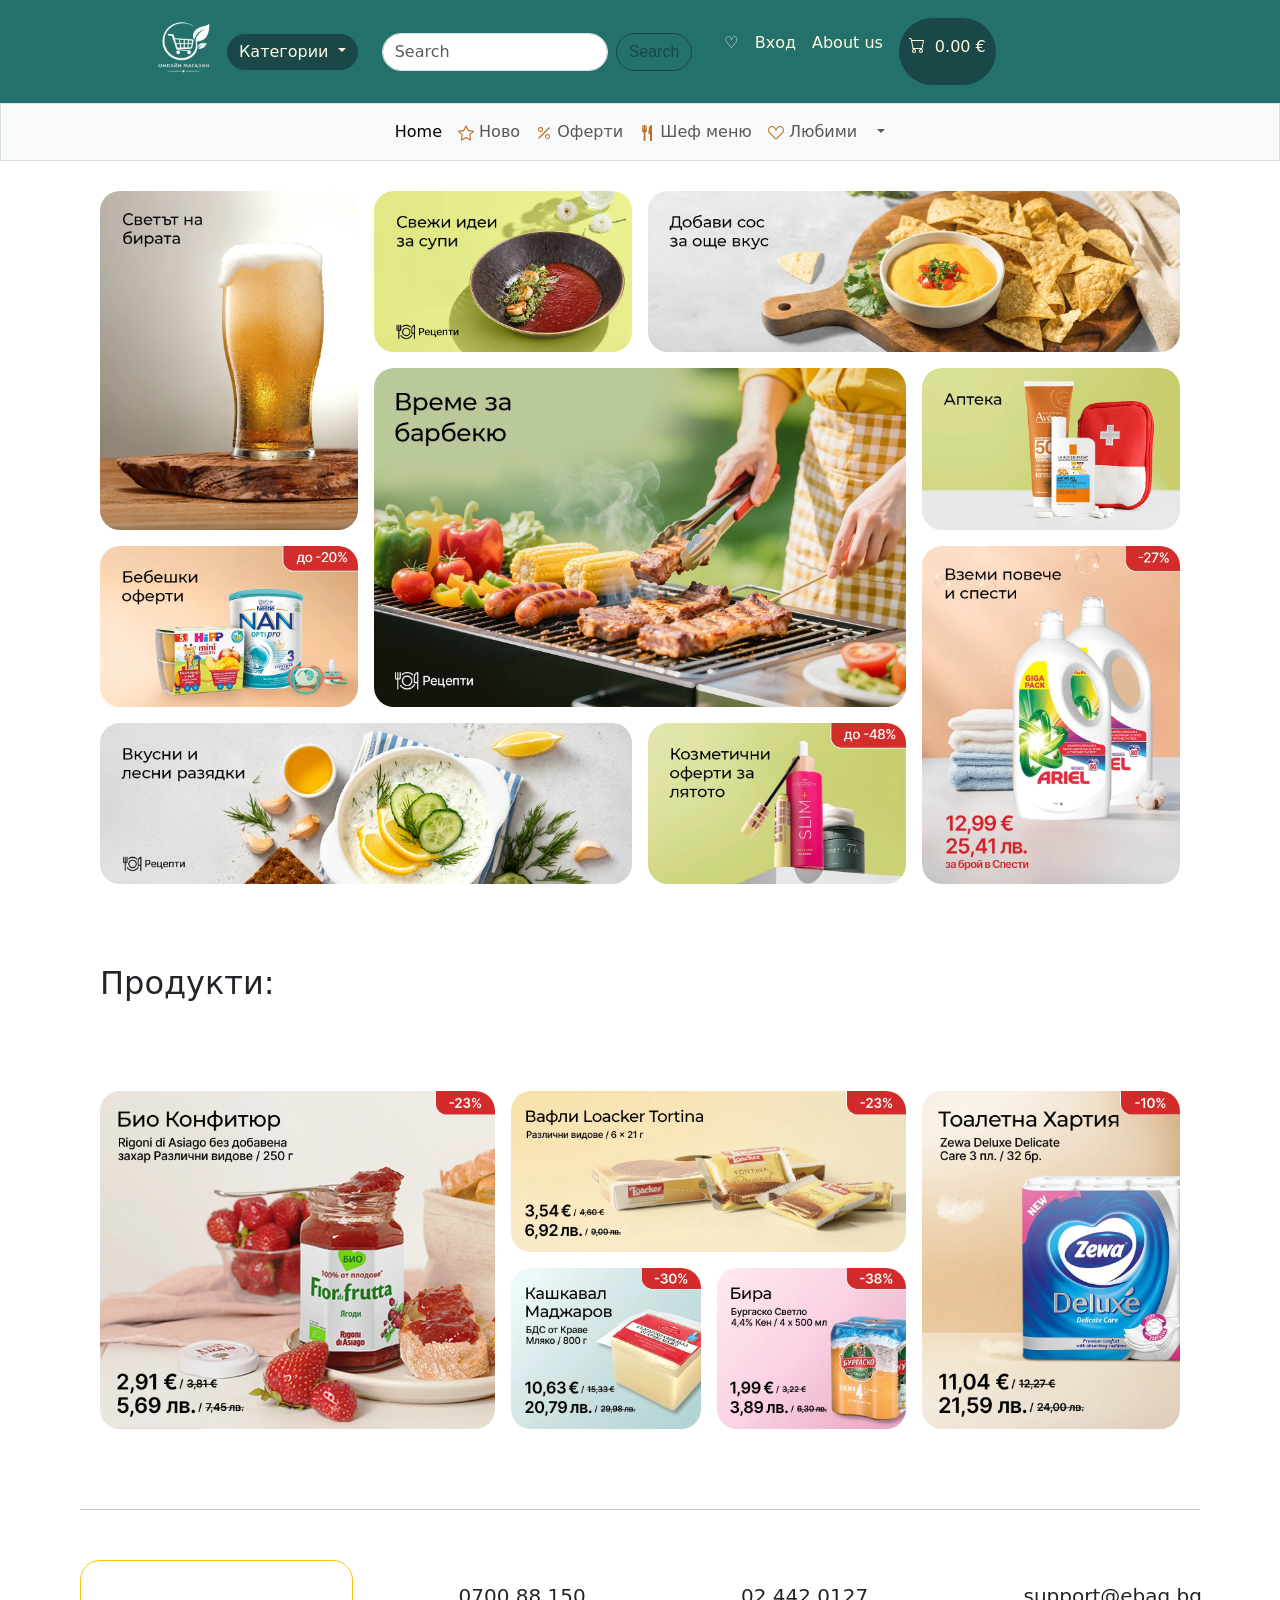
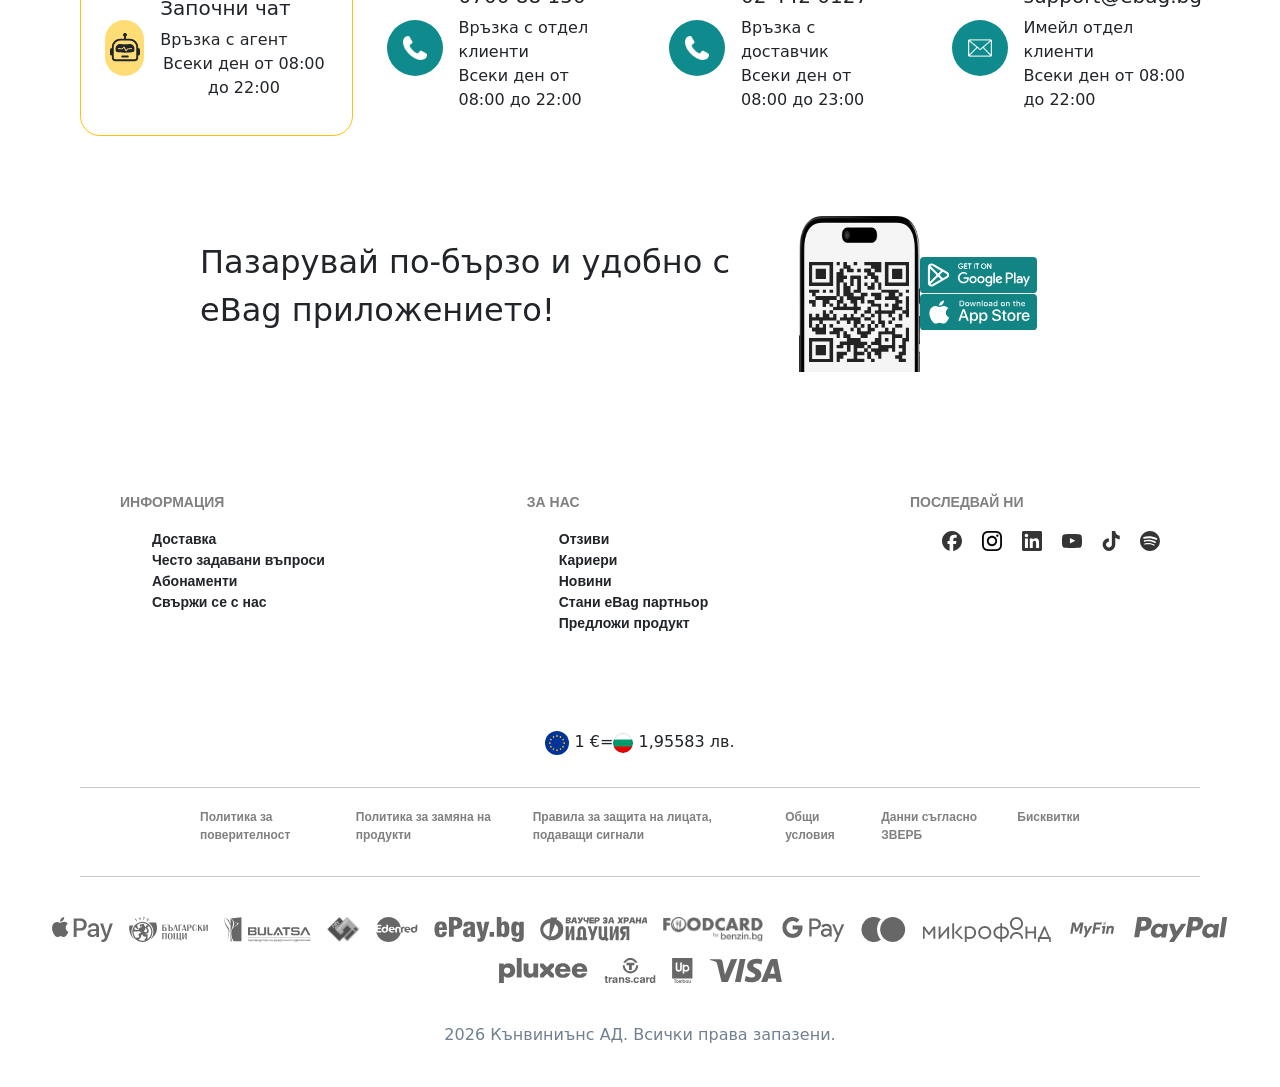
<file: frontend/frontend/index.html>
<!DOCTYPE html>
<html lang="en">
<head>
    <meta charset="UTF-8">
    <title>Business system</title>

    <link href="https://cdn.jsdelivr.net/npm/bootstrap@5.3.8/dist/css/bootstrap.min.css" rel="stylesheet" integrity="sha384-sRIl4kxILFvY47J16cr9ZwB07vP4J8+LH7qKQnuqkuIAvNWLzeN8tE5YBujZqJLB" crossorigin="anonymous">
    <link rel="stylesheet" href="styles.css">
</head>
<body>
<nav class="navbar navbar-expand-lg">
    <div class="container-fluid">
        <header>
            <a href="index.html">
                <img src="images/logo.png" alt="logo" id="logo">
            </a>

            <div class="d-none d-lg-block">
                <button id="categories-button" class="btn btn-primary dropdown-toggle colour-text" data-bs-toggle="modal" data-bs-target="#categories-modal">
                    Категории
                </button>
            </div>
            <form class="d-flex flex-grow-1 mx-4" role="search">
                <input class="form-control me-2" type="search" placeholder="Search" aria-label="Search"/>
                <button id="search-btn" class="btn btn-outline-success" type="submit">Search</button>
            </form>
            <button class="navbar-toggler" type="button" data-bs-toggle="collapse" data-bs-target="#navbarScroll"
                        aria-controls="navbarScroll" aria-expanded="false" aria-label="Toggle navigation">
                <span class="navbar-toggler-icon"></span>
            </button>
            <div class="collapse navbar-collapse" id="navbarScroll">
                <ul id="nav-btns" class="navbar-nav ms-auto my-1 my-lg-0 navbar-nav-scroll" style="--bs-scroll-height: 400px;">
                    <li class="nav-item d-lg-none" id="categoriesMobile">
                        <button class="colour-text nav-link dropdown-toggle" data-bs-toggle="modal" role="button" data-bs-target="#categories-modal">
                            Категории
                        </button>
                    </li>
                    <li class="nav-item">
                        <a id="nav-fav" class="colour-text nav-link active " aria-current="page" href="#">♡</a>
                    </li>
                    <li >
                        <button id="loginBtn" class="nav-link colour-text" data-bs-toggle="modal" role="button" data-bs-target="#log-in-modal">Вход</button>
                        <button id="profileBtn" class="colour-text" style="display:none;" onclick="window.location.href = 'pages/profile.html'">Профил</button>
                    </li>
                    <li class="nav-item">
                    <a id="about-us" class="nav-link disabled colour-text" aria-disabled="true">About us</a>
                    </li>
                    <li class="nav-item">
                        <a id="cart-link" class="colour-text nav-link colour-text" href="pages/cart-view.html"><div id="cart-link-things"><svg xmlns="http://www.w3.org/2000/svg" width="16" height="16" fill="currentColor" class="bi bi-cart" viewBox="0 0 16 16">
                            <path d="M0 1.5A.5.5 0 0 1 .5 1H2a.5.5 0 0 1 .485.379L2.89 3H14.5a.5.5 0 0 1 .491.592l-1.5 8A.5.5 0 0 1 13 12H4a.5.5 0 0 1-.491-.408L2.01 3.607 1.61 2H.5a.5.5 0 0 1-.5-.5M3.102 4l1.313 7h8.17l1.313-7zM5 12a2 2 0 1 0 0 4 2 2 0 0 0 0-4m7 0a2 2 0 1 0 0 4 2 2 0 0 0 0-4m-7 1a1 1 0 1 1 0 2 1 1 0 0 1 0-2m7 0a1 1 0 1 1 0 2 1 1 0 0 1 0-2"/>
                        </svg><p id="cart-total-euro">0.00&nbsp;€</p></div></a>
                    </li>
                </ul>
            </div>
        </header>
    </div>


</nav>
<div class="second-container-fluid">

<!--    da dobavq maluk ekran opciq-->
    <nav class="navbar navbar-expand-lg bg-body-tertiary">
            <div class="collapse navbar-collapse" id="navbarNavDropdown">
                <ul class="navbar-nav">
                    <li class="nav-item">
                        <a class="nav-link active" aria-current="page" href="index.html">Home</a>
                    </li>
                    <li class="nav-item">
                        <a class="nav-link" href="#"><svg xmlns="http://www.w3.org/2000/svg" class="icons-nav bi bi-star" viewBox="0 0 16 16">
                            <path d="M2.866 14.85c-.078.444.36.791.746.593l4.39-2.256 4.389 2.256c.386.198.824-.149.746-.592l-.83-4.73 3.522-3.356c.33-.314.16-.888-.282-.95l-4.898-.696L8.465.792a.513.513 0 0 0-.927 0L5.354 5.12l-4.898.696c-.441.062-.612.636-.283.95l3.523 3.356-.83 4.73zm4.905-2.767-3.686 1.894.694-3.957a.56.56 0 0 0-.163-.505L1.71 6.745l4.052-.576a.53.53 0 0 0 .393-.288L8 2.223l1.847 3.658a.53.53 0 0 0 .393.288l4.052.575-2.906 2.77a.56.56 0 0 0-.163.506l.694 3.957-3.686-1.894a.5.5 0 0 0-.461 0z"/>
                        </svg> Ново</a>
                    </li>
                    <li class="nav-item">
                        <a class="nav-link" href="#"><svg xmlns="http://www.w3.org/2000/svg" class="icons-nav bi bi-percent" viewBox="0 0 16 16">
                            <path d="M13.442 2.558a.625.625 0 0 1 0 .884l-10 10a.625.625 0 1 1-.884-.884l10-10a.625.625 0 0 1 .884 0M4.5 6a1.5 1.5 0 1 1 0-3 1.5 1.5 0 0 1 0 3m0 1a2.5 2.5 0 1 0 0-5 2.5 2.5 0 0 0 0 5m7 6a1.5 1.5 0 1 1 0-3 1.5 1.5 0 0 1 0 3m0 1a2.5 2.5 0 1 0 0-5 2.5 2.5 0 0 0 0 5"/>
                        </svg> Оферти</a>
                    </li>
                    <li class="nav-item">
                        <a class="nav-link" href="pages/chef-menu.html"><svg xmlns="http://www.w3.org/2000/svg" class="icons-nav bi bi-fork-knife" viewBox="0 0 16 16">
                            <path d="M13 .5c0-.276-.226-.506-.498-.465-1.703.257-2.94 2.012-3 8.462a.5.5 0 0 0 .498.5c.56.01 1 .13 1 1.003v5.5a.5.5 0 0 0 .5.5h1a.5.5 0 0 0 .5-.5zM4.25 0a.25.25 0 0 1 .25.25v5.122a.128.128 0 0 0 .256.006l.233-5.14A.25.25 0 0 1 5.24 0h.522a.25.25 0 0 1 .25.238l.233 5.14a.128.128 0 0 0 .256-.006V.25A.25.25 0 0 1 6.75 0h.29a.5.5 0 0 1 .498.458l.423 5.07a1.69 1.69 0 0 1-1.059 1.711l-.053.022a.92.92 0 0 0-.58.884L6.47 15a.971.971 0 1 1-1.942 0l.202-6.855a.92.92 0 0 0-.58-.884l-.053-.022a1.69 1.69 0 0 1-1.059-1.712L3.462.458A.5.5 0 0 1 3.96 0z"/>
                        </svg> Шеф меню</a>
                    </li>
                    <li class="nav-item">
                        <a class="nav-link" href="#"><svg xmlns="http://www.w3.org/2000/svg" class="icons-nav bi bi-suit-heart" viewBox="0 0 16 16">
                            <path d="m8 6.236-.894-1.789c-.222-.443-.607-1.08-1.152-1.595C5.418 2.345 4.776 2 4 2 2.324 2 1 3.326 1 4.92c0 1.211.554 2.066 1.868 3.37.337.334.721.695 1.146 1.093C5.122 10.423 6.5 11.717 8 13.447c1.5-1.73 2.878-3.024 3.986-4.064.425-.398.81-.76 1.146-1.093C14.446 6.986 15 6.131 15 4.92 15 3.326 13.676 2 12 2c-.777 0-1.418.345-1.954.852-.545.515-.93 1.152-1.152 1.595zm.392 8.292a.513.513 0 0 1-.784 0c-1.601-1.902-3.05-3.262-4.243-4.381C1.3 8.208 0 6.989 0 4.92 0 2.755 1.79 1 4 1c1.6 0 2.719 1.05 3.404 2.008.26.365.458.716.596.992a7.6 7.6 0 0 1 .596-.992C9.281 2.049 10.4 1 12 1c2.21 0 4 1.755 4 3.92 0 2.069-1.3 3.288-3.365 5.227-1.193 1.12-2.642 2.48-4.243 4.38z"/>
                        </svg> Любими</a>
                    </li>
                    <li class="nav-item dropdown">
                        <a class="nav-link dropdown-toggle" href="#" role="button" data-bs-toggle="dropdown" aria-expanded="false">                        </a>
                        <ul class="dropdown-menu">
                            <li><a class="dropdown-item" href="#">Action</a></li>
                        </ul>
                    </li>
                </ul>
            </div>
    </nav>


</div>
<div id="container-main">
    <div class="cards-container">
        <div id="categories-drinks-beer">
            <img src="images/beer.png" alt="drinks-beer" >
        </div>
        <div id="categories-meals-soups">
            <img src="images/soups.png" alt="soups-meal">
        </div>
        <div id="categories-sauces">
            <img src="images/sauce.png" alt="sauce">
        </div>
        <div id="categories-baby">
            <img src="images/babies_offer.png" alt="babies_offer">
        </div>
        <div id="categories-bbq">
            <img src="images/bbq.png" alt="bbq">
        </div>
        <div id="categories-pharmacy">
            <img src="images/pharmacy.png" alt="pharmacy">
        </div>
        <div id="categories-snacks">
            <img src="images/snacks.png" alt="snacks">
        </div>
        <div id="categories-cosmetics">
            <img src="images/cosmetics.png" alt="cosmetics">
        </div>
        <div id="categories-detergent">
            <img src="images/detergent.png" alt="detergent">
        </div>
    </div>

    <div class="products-container">
        <h2>Продукти: </h2>
        <div id="product-cards">
            <div class="card" style="width: 18rem;">
                <span class="discount"></span>
                <button class="favourite-btn"></button>
                <img src="" class="card-img-top" alt="">
                <div class="weight badge " style="width: fit-content;"></div>
                <div class="card-body">
                    <h5 class="card-title"></h5>
                    <p class="card-text"></p>
                </div>
                <div class="price-container">
                    <!-- Цена в Евро -->
                    <div class="price-row">
                        <span class="new-price"></span>
                        <s class="old-price"></s>
                    </div>
                    <div class="price-per-kilo">
                        <a>11,64&nbsp;€</a>
                    </div>
                </div>
                <button type="button" class="add_item btn btn-outline-dark" style="margin: 12px">Добави</button>
            </div>

        </div>
    </div>
    <div class="special-offers-container">
        <div id="jam-strawberries">
            <img src="images/jam-strawberries.png" alt="jam_strawberries">
        </div>
        <div id="waffles">
            <img src="images/waffles.png" alt="waffles">
        </div>
        <div id="toilet-paper">
            <img src="images/toilet-paper.png" alt="toilet_paper">
        </div>
        <div id="cheese">
            <img src="images/cheese.png" alt="cheese">
        </div>
        <div id="beer2">
            <img src="images/beer2.png" alt="beer">
        </div>
    </div>
</div>

<hr>

<footer>
    <div id="contact-cards-container">
        <button type="button" class="contact-card btn first btn-outline-warning">
            <div id="footer-btn-icon" style="background-color: rgb(255 193 7 / 0.55); height: 56px; width: 56px; border-radius: 50px;">
                <svg id="robot-icon" xmlns="http://www.w3.org/2000/svg" width="30" height="30" fill="currentColor" class="bi bi-robot" viewBox="0 0 16 16">
                    <path d="M6 12.5a.5.5 0 0 1 .5-.5h3a.5.5 0 0 1 0 1h-3a.5.5 0 0 1-.5-.5M3 8.062C3 6.76 4.235 5.765 5.53 5.886a26.6 26.6 0 0 0 4.94 0C11.765 5.765 13 6.76 13 8.062v1.157a.93.93 0 0 1-.765.935c-.845.147-2.34.346-4.235.346s-3.39-.2-4.235-.346A.93.93 0 0 1 3 9.219zm4.542-.827a.25.25 0 0 0-.217.068l-.92.9a25 25 0 0 1-1.871-.183.25.25 0 0 0-.068.495c.55.076 1.232.149 2.02.193a.25.25 0 0 0 .189-.071l.754-.736.847 1.71a.25.25 0 0 0 .404.062l.932-.97a25 25 0 0 0 1.922-.188.25.25 0 0 0-.068-.495c-.538.074-1.207.145-1.98.189a.25.25 0 0 0-.166.076l-.754.785-.842-1.7a.25.25 0 0 0-.182-.135"/>
                    <path d="M8.5 1.866a1 1 0 1 0-1 0V3h-2A4.5 4.5 0 0 0 1 7.5V8a1 1 0 0 0-1 1v2a1 1 0 0 0 1 1v1a2 2 0 0 0 2 2h10a2 2 0 0 0 2-2v-1a1 1 0 0 0 1-1V9a1 1 0 0 0-1-1v-.5A4.5 4.5 0 0 0 10.5 3h-2zM14 7.5V13a1 1 0 0 1-1 1H3a1 1 0 0 1-1-1V7.5A3.5 3.5 0 0 1 5.5 4h5A3.5 3.5 0 0 1 14 7.5"/>
                </svg>
            </div>
            <div class="footer-card-text">
                <h5 class="self-start font-semibold">Започни чат</h5>
                <span class="text-xs text-gray-60">Връзка с агент</span>
                <span class="text-xs text-gray-60">Всеки ден от 08:00 до 22:00</span>
            </div>
        </button>
        <a class="contact-card second">
            <div class="icon phone-icon">
                <img src="images/phone-icon.png" alt="phone-icon">
            </div>
            <div class="footer-card-text">
                <h5 class="font-semibold">0700 88 150</h5>
                <span class="text-xs text-gray-60">Връзка с отдел клиенти</span>
                <span class="text-xs text-gray-60">Всеки ден от 08:00 до 22:00</span>
            </div>
        </a>
        <a class="contact-card third">
            <div class="icon phone-icon">
                <img src="images/phone-icon.png" alt="phone-icon">
            </div>
            <div class="footer-card-text">
                <h5 class="font-semibold">02 442 0127</h5>
                <span class="text-xs text-gray-60">Връзка с доставчик</span>
                <span class="text-xs text-gray-60">Всеки ден от 08:00 до 23:00</span>
            </div>
        </a>
        <a class="contact-card fourth">
            <div class="icon email-icon">
                <img src="images/email-icon.png" alt="email-icon">
            </div>
            <div class="footer-card-text">
                <h5 class="font-semibold">support@ebag.bg</h5>
                <span class="text-xs text-gray-60">Имейл отдел клиенти</span>
                <span class="text-xs text-gray-60">Всеки ден от 08:00 до 22:00</span>
            </div>
        </a>
    </div>
    <div id="download-section-container">
        <p>Пазарувай по-бързо и удобно с eBag приложението!</p>
        <div id="download-phone-qrcode">
            <img id="phone-display" src="images/download-options/phone.svg" alt="phone-display">
            <img id="qr-code" src="images/download-options/mobile-app-download-qr-code.svg" alt="download-qr-code">
        </div>
        <div id="stores">
            <a href="https://"><img id="google-play-download" src="images/download-options/download-g-play-store.svg" alt="google-play-download"></a>
            <a><img id="apple-store-download" src="images/download-options/download-apple-store.svg" alt="app-store-download"></a>
        </div>
    </div>
    <div class="info-container">
        <div class="info-card">
            <p>Информация</p>
            <ul>
                <li><a>Доставка</a></li>
                <li><a>Често задавани въпроси</a></li>
                <li><a>Абонаменти</a></li>
                <li><a>Свържи се с нас</a></li>
            </ul>
        </div>
        <div class="info-card">
            <p>за нас</p>
            <ul>
                <li><a>Отзиви</a></li>
                <li><a>Кариери</a></li>
                <li><a>Новини</a></li>
                <li><a>Стани eBag партньор</a></li>
                <li><a>Предложи продукт</a></li>
            </ul>
        </div>
        <div class="info-card">
            <p>последвай ни</p>
            <ul id="follow-us">
                <li><a href="https://facebook.com"><img src="images/socials/facebook.svg" alt="facebook"></a></li>
                <li><a href="https://instagram.com"><img style="height: 20px" src="images/socials/instagram.svg" alt="instagram"></a></li>
                <li><a href="https://bg.linkedin.com"><img src="images/socials/linkedin.svg" alt="linkedin"></a></li>
                <li><a href="https://youtube.com"><img src="images/socials/youtube.svg" alt="youtube"></a></li>
                <li><a href="https://tiktok.com"><img src="images/socials/tiktok.svg" alt="tiktok"></a></li>
                <li><a href="https://spotify.com"><img src="images/socials/spotify.svg" alt="spotify"></a></li>
            </ul>
        </div>
    </div>
    <div id="currency">
        <p>
            <img src="images/flag-eu.svg" alt="flag-eu">
            <span>1&nbsp;€</span>
        </p>
        <span>=</span>
        <p>
            <img src="images/bg.svg" alt="flag-bg">
            <span>1,95583&nbsp;лв.</span>
        </p>
    </div>
    <hr>
    <div id="politics">
        <p>Политика за поверителност</p>
        <p>Политика за замяна на продукти</p>
        <p>Правила за защита на лицата, подаващи сигнали</p>
        <p>Общи условия</p>
        <p>Данни съгласно ЗВЕРБ</p>
        <p>Бисквитки</p>
    </div>
    <hr>
    <div id="payment">
        <img src="images/payment-options/apple-pay-mark.svg" alt="">
        <img src="images/payment-options/bgposts.svg" alt="">
        <img src="images/payment-options/bulatsa.svg" alt="">
        <img src="images/payment-options/city-invest-group.svg" alt="">
        <img src="images/payment-options/edenred.svg" alt="">
        <img src="images/payment-options/epay.svg" alt="">
        <img src="images/payment-options/fiducia.svg" alt="">
        <img src="images/payment-options/foodcard.svg" alt="">
        <img src="images/payment-options/g-pay-mark.svg" alt="">
        <img src="images/payment-options/mastercard.svg" alt="">
        <img src="images/payment-options/mikrofond.svg" alt="">
        <img src="images/payment-options/my-fin.svg" alt="">
        <img src="images/payment-options/paypal.svg" alt="">
        <img src="images/payment-options/pluxee.svg" alt="">
        <img src="images/payment-options/transcard.svg" alt="">
        <img src="images/payment-options/uptombou.svg" alt="">
        <img src="images/payment-options/visa.svg" alt="">
    </div>
    <p id="kunviniuns">2026 Кънвиниънс АД. Всички права запазени.</p>
</footer>


<div class="toast-container position-fixed top-0 end-0 p-3">
    <div id="cart-toast" class="toast" role="status">
        <div class="toast-header">
            <button type="button" class="btn-close" data-bs-dismiss="toast"></button>
        </div>

        <div class="toast-body fs-5 fw-bold">
            Продуктът е добавен в количката!
        </div>
    </div>
</div>

<!--modals-->
<div class="modal fade" id="categories-modal" tabindex="-1" aria-labelledby="exampleModalLabel" aria-hidden="true">
    <div class="modal-dialog">
        <div class="modal-content">
            <div class="modal-header" style="background-color: rgb(223 223 223 / 0.55)">
                <h1 class="modal-title fs-5" id="exampleModalLabel" style="font: bold 22px Arial; ">Категории</h1>
                <button type="button" class="btn-close" data-bs-dismiss="modal" aria-label="Close"></button>
            </div>
            <div id="menu" class="modal-body">
                <a href="pages/categrgory.html"><img src="images/categories/vegetables-fruits.png">Плодове и зеленчуци</a>
                <a href="pages/categrgory.html"><img src="images/categories/meat.png">Месо и риба</a>
                <a href="pages/categrgory.html"><img src="images/categories/eggs.png">Млечни и яйца</a>
                <a href="pages/categrgory.html"><img src="images/categories/delicates.png">Колбаси и деликатеси</a>
            </div>
        </div>
    </div>
</div>

<div class="modal fade" id="log-in-modal" tabindex="-1" aria-labelledby="exampleModalLabel">
    <div class="modal-dialog">
        <div class="modal-content">
        <form class="px-4 py-3" id="log-in-form">
            <div class="mb-3">
                <label for="email-input-log-in" class="form-label">Имейл адрес</label>
                <input id="email-input-log-in" type="email" class="form-control" placeholder="email@example.com">
            </div>
            <div class="mb-3">
                <label for="password-input-log-in" class="form-label">Парола</label>
                <input type="password" class="form-control" id="password-input-log-in" placeholder="Парола">
            </div>
            <div class="mb-3">
                <div class="form-check">
                    <input type="checkbox" class="form-check-input" id="dropdownCheck">
                    <label class="form-check-label" for="dropdownCheck">
                        Запомни ме
                    </label>
                </div>
            </div>
            <button id="login-btn-modal" type="button" class="btn btn-primary btn-style" onclick="login()">Вход</button>
        </form>
        <div class="dropdown-divider"></div>
            <a data-bs-toggle="modal" data-bs-target="#register-modal" data-bs-dismiss="modal" style="cursor: pointer; margin-left: 30px">
                Нямаш профил? Регистрирай се
            </a>
            <a class="dropdown-item" href="#" style="margin-left: 30px; margin-bottom: 20px">Забравена парола?</a>
        </div>
    </div>
</div>
<div class="modal fade" id="register-modal" tabindex="-1" aria-labelledby="exampleModalLabel">
    <div class="modal-dialog">
        <div class="modal-content">
            <form class="px-4 py-3" id="register-form">
                <div class="mb-3">
                    <label for="email-input-register" class="form-label">Имейл адрес</label>
                    <input type="email" class="form-control" id="email-input-register" placeholder="email@example.com">
                    <p id="email-register-error" style="color:red;"></p>
                </div>
                <div class="mb-3">
                    <label for="password-input-register" class="form-label">Парола</label>
                    <input type="password" class="form-control" id="password-input-register" placeholder="Парола">
                </div>
                <div class="mb-3">
                    <input type="password" class="form-control" id="password-repeat-input-register" placeholder="Повтори паролата">
                    <p id="password-repeat-error" style="color:red;"></p>
                </div>
                <div class="mb-3">
                    <label for="first-name-register" class="form-label">Име и фамилия</label>
                    <input type="text" class="form-control" id="first-name-register" placeholder="Име">
                </div>
                <div class="mb-3">
                    <input type="text" class="form-control" id="last-name-register" placeholder="Фамилия">
                </div>
                <div class="mb-3">
                    <label for="phone-number-register" class="form-label">Телефонен номер</label>
                    <input type="text" class="form-control" id="phone-number-register">
                    <p id="phone-register-error" style="color:red;"></p>
                </div>
                <div class="mb-3">
                    <div class="form-check">
                        <input type="checkbox" class="form-check-input" id="dropdownCheck second">
                        <label class="form-check-label" for="dropdownCheck">
                            Запомни ме
                        </label>
                    </div>
                </div>
                <button id="register-btn-modal" type="button" class="btn btn-style" onclick="createAccount()">Регистрация</button>
            </form>
            <div class="dropdown-divider"></div>
            <a data-bs-toggle="modal" data-bs-target="#log-in-modal" data-bs-dismiss="modal" style="cursor: pointer; margin-left: 30px; margin-bottom: 20px">
                Вече имаш профил? Вход
            </a>
        </div>
    </div>
</div>

<script src="pages-js/auth.js"></script>
<script type="module" src="Main.js"></script>
<script src="https://cdn.jsdelivr.net/npm/bootstrap@5.3.8/dist/js/bootstrap.bundle.min.js" integrity="sha384-FKyoEForCGlyvwx9Hj09JcYn3nv7wiPVlz7YYwJrWVcXK/BmnVDxM+D2scQbITxI" crossorigin="anonymous"></script>
</body>
</html>
</file>
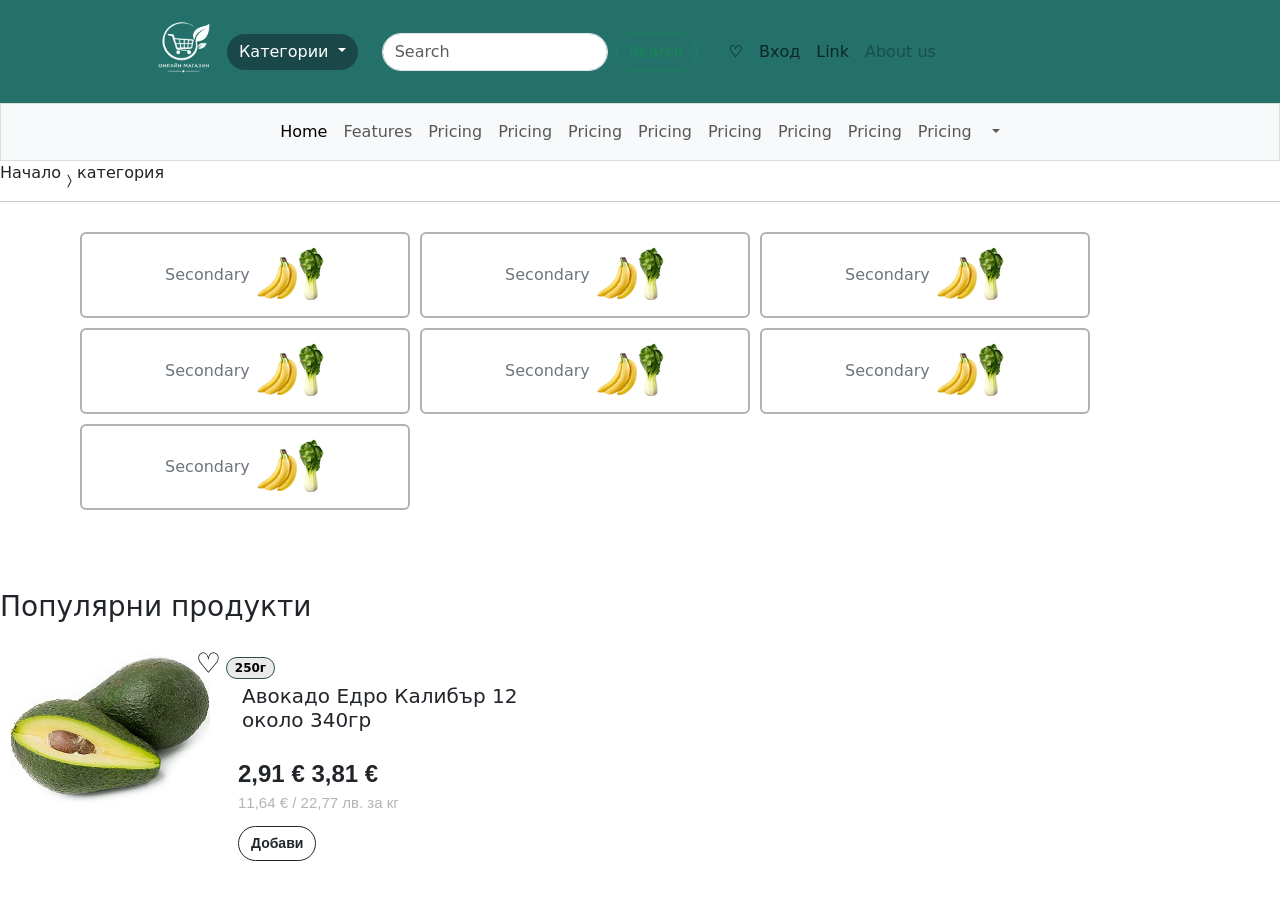
<file: frontend/frontend/categrgory.html>
<!DOCTYPE html>
<html lang="en">
<head>
    <meta charset="UTF-8">
    <title>Category</title>

    <link href="https://cdn.jsdelivr.net/npm/bootstrap@5.3.8/dist/css/bootstrap.min.css" rel="stylesheet" integrity="sha384-sRIl4kxILFvY47J16cr9ZwB07vP4J8+LH7qKQnuqkuIAvNWLzeN8tE5YBujZqJLB" crossorigin="anonymous">
    <link rel="stylesheet" href="styles.css">
</head>
<body>
<nav class="navbar navbar-expand-lg">
    <div class="container-fluid">
        <header>
            <a href="index.html">
                <img src="images/logo.png" alt="logo" id="logo">
            </a>

            <div class="d-none d-lg-block">
                <button id="categories-button" class="btn btn-primary dropdown-toggle" data-bs-toggle="modal" data-bs-target="#categories-modal">
                    Категории
                </button>
            </div>
            <form class="d-flex flex-grow-1 mx-4" role="search">
                <input class="form-control me-2" type="search" placeholder="Search" aria-label="Search"/>
                <button class="btn btn-outline-success" type="submit">Search</button>
            </form>
            <button class="navbar-toggler" type="button" data-bs-toggle="collapse" data-bs-target="#navbarScroll" aria-controls="navbarScroll" aria-expanded="false" aria-label="Toggle navigation">
                <span class="navbar-toggler-icon"></span>
            </button>
            <div class="collapse navbar-collapse" id="navbarScroll">
                <ul class="navbar-nav ms-auto my-1 my-lg-0 navbar-nav-scroll" style="--bs-scroll-height: 200px;">
                    <li class="nav-item d-lg-none" id="categoriesMobile">
                        <button class="nav-link dropdown-toggle" data-bs-toggle="modal" role="button" data-bs-target="#categories-modal">
                            Categories
                        </button>
                    </li>
                    <li class="nav-item">
                        <a class="nav-link active" aria-current="page" href="#">♡</a>
                    </li>
                    <li>
                        <button class="nav-link" data-bs-toggle="modal" role="button" data-bs-target="#log-in-modal">Вход</button>
                    </li>
                    <li class="nav-item">
                        <a class="nav-link" href="#">Link</a>
                    </li>
                    <li class="nav-item">
                        <a class="nav-link disabled" aria-disabled="true">About us</a>
                    </li>
                </ul>
            </div>
        </header>
    </div>


</nav>
<div class="second-container-fluid">

    <!--    da dobavq maluk ekran opciq-->
    <nav class="navbar navbar-expand-lg bg-body-tertiary">
        <div class="collapse navbar-collapse" id="navbarNavDropdown">
            <ul class="navbar-nav">
                <li class="nav-item">
                    <a class="nav-link active" aria-current="page" href="index.html">Home</a>
                </li>
                <li class="nav-item">
                    <a class="nav-link" href="#">Features</a>
                </li>
                <li class="nav-item">
                    <a class="nav-link" href="#">Pricing</a>
                </li>
                <li class="nav-item">
                    <a class="nav-link" href="#">Pricing</a>
                </li>
                <li class="nav-item">
                    <a class="nav-link" href="#">Pricing</a>
                </li>
                <li class="nav-item">
                    <a class="nav-link" href="#">Pricing</a>
                </li>
                <li class="nav-item">
                    <a class="nav-link" href="#">Pricing</a>
                </li>
                <li class="nav-item">
                    <a class="nav-link" href="#">Pricing</a>
                </li>
                <li class="nav-item">
                    <a class="nav-link" href="#">Pricing</a>
                </li>
                <li class="nav-item">
                    <a class="nav-link" href="#">Pricing</a>
                </li>
                <li class="nav-item dropdown">
                    <a class="nav-link dropdown-toggle" href="#" role="button" data-bs-toggle="dropdown" aria-expanded="false">                        </a>
                    <ul class="dropdown-menu">
                        <li><a class="dropdown-item" href="#">Action</a></li>
                    </ul>
                </li>
            </ul>
        </div>
    </nav>
</div>
<div id="home-category">
    <p>Начало</p>
    <svg xmlns="http://www.w3.org/2000/svg" width="16" height="16" fill="currentColor" class="bi bi-chevron-compact-right" viewBox="0 0 16 16">
        <path fill-rule="evenodd" d="M6.776 1.553a.5.5 0 0 1 .671.223l3 6a.5.5 0 0 1 0 .448l-3 6a.5.5 0 1 1-.894-.448L9.44 8 6.553 2.224a.5.5 0 0 1 .223-.671"/>
    </svg>
    <p id="category-name">категория</p>
</div>
<hr style="margin: 0"/>
<div id="categories-main" style="margin-top: 0">
    <div id="subcategories" >
        <button type="button" class="btn btn-outline-secondary">Secondary <img src="images/categories/vegetables-fruits.png"></button>
        <button type="button" class="btn btn-outline-secondary">Secondary <img src="images/categories/vegetables-fruits.png"></button>
        <button type="button" class="btn btn-outline-secondary">Secondary <img src="images/categories/vegetables-fruits.png"></button>
        <button type="button" class="btn btn-outline-secondary">Secondary <img src="images/categories/vegetables-fruits.png"></button>
        <button type="button" class="btn btn-outline-secondary">Secondary <img src="images/categories/vegetables-fruits.png"></button>
        <button type="button" class="btn btn-outline-secondary">Secondary <img src="images/categories/vegetables-fruits.png"></button>
        <button type="button" class="btn btn-outline-secondary">Secondary <img src="images/categories/vegetables-fruits.png"></button>
    </div>
    <div id="popular-products">
        <h3>Популярни продукти</h3>
        <div class="popular-card card" style="height: 200px; width: 600px">
            <img src="images/avocado.png" class="card-img-top" alt="avocado" style="height: 200px; width: auto">
            <button class="category-favorite-btn">♡</button>
            <div id="category-card-info" class="card-body">
                <div class="weight2 badge" style="width: fit-content;">
                    250г
                </div>
                <div class="card-body">
                    <h5 class="card-title" style="margin-top: 10px">Авокадо Едро Калибър 12 около 340гр</h5>
                </div>
                <div class="price-container">
                    <div class="price-row">
                        <span class="price">2,91&nbsp;€</span>
                        <span class="price">3,81&nbsp;€</span>
                    </div>
                    <div class="price-per-kilo">
                        <a>11,64&nbsp;€ / 22,77&nbsp;лв. за кг</a>
                    </div>
                </div>
                <button type="button" class="add_item btn btn-outline-dark" style="margin: 12px">Добави</button>
            </div>
        </div>
    </div>
</div>


<!--modals-->
    <div class="modal fade" id="categories-modal" tabindex="-1" aria-labelledby="exampleModalLabel" aria-hidden="true">
        <div class="modal-dialog">
            <div class="modal-content">
                <div class="modal-header" style="background-color: rgb(223 223 223 / 0.55)">
                    <h1 class="modal-title fs-5" id="exampleModalLabel" style="font: bold 22px Arial; ">Категории</h1>
                    <button type="button" class="btn-close" data-bs-dismiss="modal" aria-label="Close"></button>
                </div>
                <div id="menu" class="modal-body">
                    <a href=""><img src="images/categories/vegetables-fruits.png">Плодове и зеленчуци</a>
                    <a href=""><img src="images/categories/meat.png">Месо и риба</a>
                    <a href=""><img src="images/categories/eggs.png">Млечни и яйца</a>
                    <a href=""><img src="images/categories/delicates.png">Колбаси и деликатеси</a>
                </div>
            </div>
        </div>
    </div>


    <script src="Main.js"></script>
    <script src="https://cdn.jsdelivr.net/npm/bootstrap@5.3.8/dist/js/bootstrap.bundle.min.js" integrity="sha384-FKyoEForCGlyvwx9Hj09JcYn3nv7wiPVlz7YYwJrWVcXK/BmnVDxM+D2scQbITxI" crossorigin="anonymous"></script>
</body>
</html>
</file>
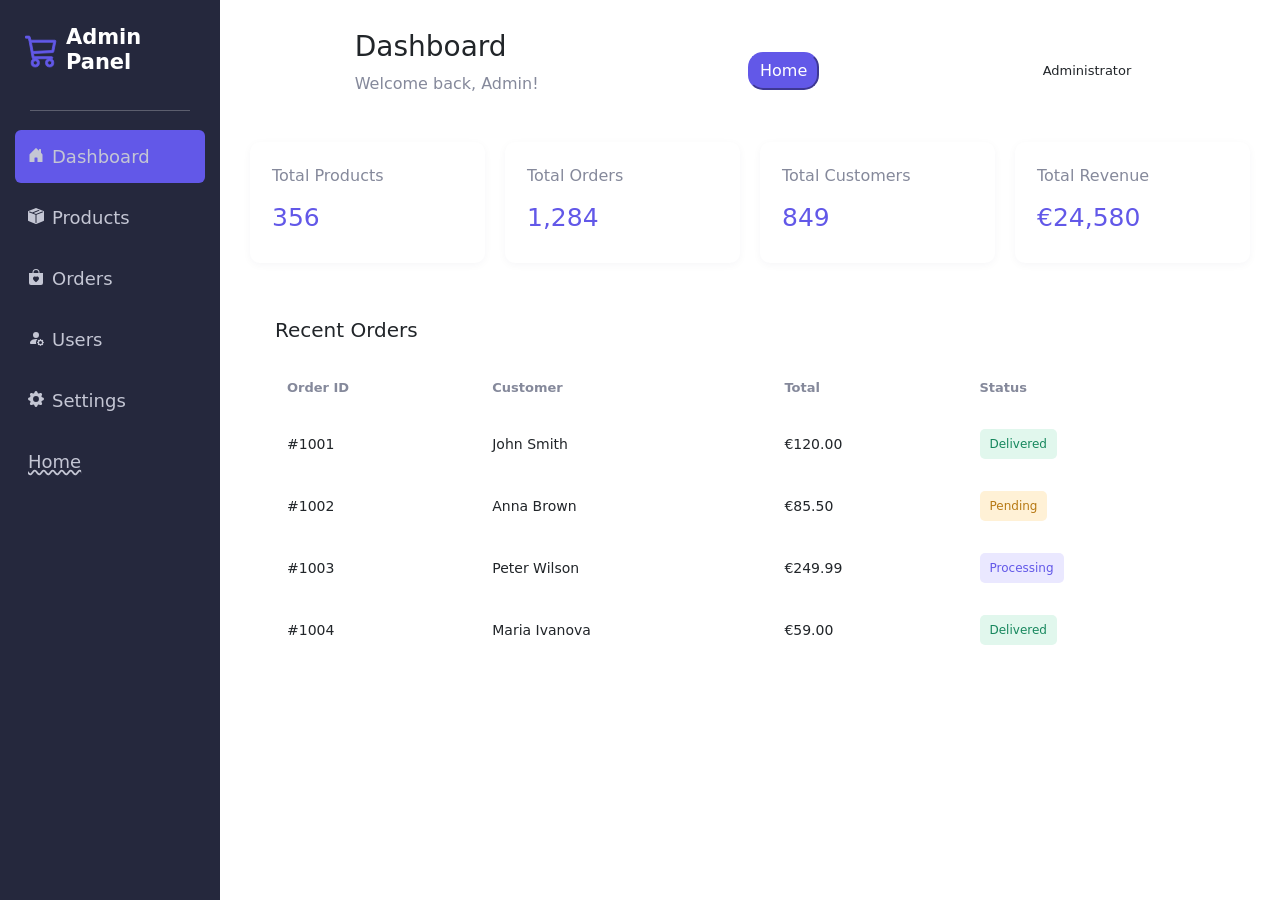
<file: frontend/frontend/pages/admin.html>
<!DOCTYPE html>
<html lang="en">
<head>
    <meta charset="UTF-8">
    <meta name="viewport" content="width=device-width, initial-scale=1.0">
    <title>Admin Panel</title>
    <link rel="stylesheet" href="../pages-css/admin.css">
    <link rel="stylesheet" href="../styles.css">
    <link href="https://cdn.jsdelivr.net/npm/bootstrap@5.3.8/dist/css/bootstrap.min.css" rel="stylesheet" integrity="sha384-sRIl4kxILFvY47J16cr9ZwB07vP4J8+LH7qKQnuqkuIAvNWLzeN8tE5YBujZqJLB" crossorigin="anonymous">

</head>
<body>

<aside class="sidebar">
    <h2 class="admin-title">
        <svg xmlns="http://www.w3.org/2000/svg" width="35" height="35" fill="#6258e8" class="bi bi-cart3" viewBox="0 0 16 16" aria-hidden="true">
            <path
                    d="M0 1.5A.5.5 0 0 1 .5 1H2a.5.5 0 0 1 .485.379L2.89 3H14.5a.5.5 0 0 1 .49.598l-1 5a.5.5 0 0 1-.465.401l-9.397.472L4.415 11H13a.5.5 0 0 1 0 1H4a.5.5 0 0 1-.491-.408L2.01 3.607 1.61 2H.5a.5.5 0 0 1-.5-.5M3.102 4l.84 4.479 9.144-.459L13.89 4zM5 12a2 2 0 1 0 0 4 2 2 0 0 0 0-4m7 0a2 2 0 1 0 0 4 2 2 0 0 0 0-4m-7 1a1 1 0 1 1 0 2 1 1 0 0 1 0-2m7 0a1 1 0 1 1 0 2 1 1 0 0 1 0-2"
                    fill="#6258e8"
                    stroke="#6258e8"
                    stroke-width="0.4"
            />
        </svg>
        <span>Admin Panel</span>
    </h2>
    <hr style="height: 20px; margin: 0 15px; color: white;">
    <a id="link-dashboard" href="#dashboard" >
        <svg xmlns="http://www.w3.org/2000/svg" width="16" height="16" fill="currentColor" class="bi bi-house-door-fill" viewBox="0 0 16 16">
            <path d="M6.5 14.5v-3.505c0-.245.25-.495.5-.495h2c.25 0 .5.25.5.5v3.5a.5.5 0 0 0 .5.5h4a.5.5 0 0 0 .5-.5v-7a.5.5 0 0 0-.146-.354L13 5.793V2.5a.5.5 0 0 0-.5-.5h-1a.5.5 0 0 0-.5.5v1.293L8.354 1.146a.5.5 0 0 0-.708 0l-6 6A.5.5 0 0 0 1.5 7.5v7a.5.5 0 0 0 .5.5h4a.5.5 0 0 0 .5-.5"/>
        </svg>
        Dashboard
    </a>
    <a id="link-products" href="#products">
        <svg xmlns="http://www.w3.org/2000/svg" width="16" height="16" fill="currentColor" class="bi bi-box-seam-fill" viewBox="0 0 16 16">
            <path fill-rule="evenodd" d="M15.528 2.973a.75.75 0 0 1 .472.696v8.662a.75.75 0 0 1-.472.696l-7.25 2.9a.75.75 0 0 1-.557 0l-7.25-2.9A.75.75 0 0 1 0 12.331V3.669a.75.75 0 0 1 .471-.696L7.443.184l.01-.003.268-.108a.75.75 0 0 1 .558 0l.269.108.01.003zM10.404 2 4.25 4.461 1.846 3.5 1 3.839v.4l6.5 2.6v7.922l.5.2.5-.2V6.84l6.5-2.6v-.4l-.846-.339L8 5.961 5.596 5l6.154-2.461z"/>
        </svg>
        Products
    </a>
    <a id="link-orders" href="#orders">
        <svg xmlns="http://www.w3.org/2000/svg" width="16" height="16" fill="currentColor" class="bi bi-bag-heart-fill" viewBox="0 0 16 16">
            <path d="M11.5 4v-.5a3.5 3.5 0 1 0-7 0V4H1v10a2 2 0 0 0 2 2h10a2 2 0 0 0 2-2V4zM8 1a2.5 2.5 0 0 1 2.5 2.5V4h-5v-.5A2.5 2.5 0 0 1 8 1m0 6.993c1.664-1.711 5.825 1.283 0 5.132-5.825-3.85-1.664-6.843 0-5.132"/>
        </svg>
        Orders
    </a>
    <a id="link-users" href="#customers">
        <svg xmlns="http://www.w3.org/2000/svg" width="16" height="16" fill="currentColor" class="bi bi-person-fill-gear" viewBox="0 0 16 16">
            <path d="M11 5a3 3 0 1 1-6 0 3 3 0 0 1 6 0m-9 8c0 1 1 1 1 1h5.256A4.5 4.5 0 0 1 8 12.5a4.5 4.5 0 0 1 1.544-3.393Q8.844 9.002 8 9c-5 0-6 3-6 4m9.886-3.54c.18-.613 1.048-.613 1.229 0l.043.148a.64.64 0 0 0 .921.382l.136-.074c.561-.306 1.175.308.87.869l-.075.136a.64.64 0 0 0 .382.92l.149.045c.612.18.612 1.048 0 1.229l-.15.043a.64.64 0 0 0-.38.921l.074.136c.305.561-.309 1.175-.87.87l-.136-.075a.64.64 0 0 0-.92.382l-.045.149c-.18.612-1.048.612-1.229 0l-.043-.15a.64.64 0 0 0-.921-.38l-.136.074c-.561.305-1.175-.309-.87-.87l.075-.136a.64.64 0 0 0-.382-.92l-.148-.045c-.613-.18-.613-1.048 0-1.229l.148-.043a.64.64 0 0 0 .382-.921l-.074-.136c-.306-.561.308-1.175.869-.87l.136.075a.64.64 0 0 0 .92-.382zM14 12.5a1.5 1.5 0 1 0-3 0 1.5 1.5 0 0 0 3 0"/>
        </svg>
        Users
    </a>
    <a id="link-settings">
        <svg xmlns="http://www.w3.org/2000/svg" width="16" height="16" fill="currentColor" class="bi bi-gear-fill" viewBox="0 0 16 16">
            <path d="M9.405 1.05c-.413-1.4-2.397-1.4-2.81 0l-.1.34a1.464 1.464 0 0 1-2.105.872l-.31-.17c-1.283-.698-2.686.705-1.987 1.987l.169.311c.446.82.023 1.841-.872 2.105l-.34.1c-1.4.413-1.4 2.397 0 2.81l.34.1a1.464 1.464 0 0 1 .872 2.105l-.17.31c-.698 1.283.705 2.686 1.987 1.987l.311-.169a1.464 1.464 0 0 1 2.105.872l.1.34c.413 1.4 2.397 1.4 2.81 0l.1-.34a1.464 1.464 0 0 1 2.105-.872l.31.17c1.283.698 2.686-.705 1.987-1.987l-.169-.311a1.464 1.464 0 0 1 .872-2.105l.34-.1c1.4-.413 1.4-2.397 0-2.81l-.34-.1a1.464 1.464 0 0 1-.872-2.105l.17-.31c.698-1.283-.705-2.686-1.987-1.987l-.311.169a1.464 1.464 0 0 1-2.105-.872zM8 10.93a2.929 2.929 0 1 1 0-5.86 2.929 2.929 0 0 1 0 5.858z"/>
        </svg>
        Settings
    </a>
    <a style="color: #c4c6d4; text-decoration: underline wavy" onclick="window.location.href = '../index.html'">Home</a>

</aside>

<main class="main-content" id="dashboard">

</main>


<script src="https://cdn.jsdelivr.net/npm/bootstrap@5.3.8/dist/js/bootstrap.bundle.min.js" integrity="sha384-FKyoEForCGlyvwx9Hj09JcYn3nv7wiPVlz7YYwJrWVcXK/BmnVDxM+D2scQbITxI" crossorigin="anonymous"></script>
<script type="module" src="../pages-js/Admin.js"></script>
</body>
</html>
</file>
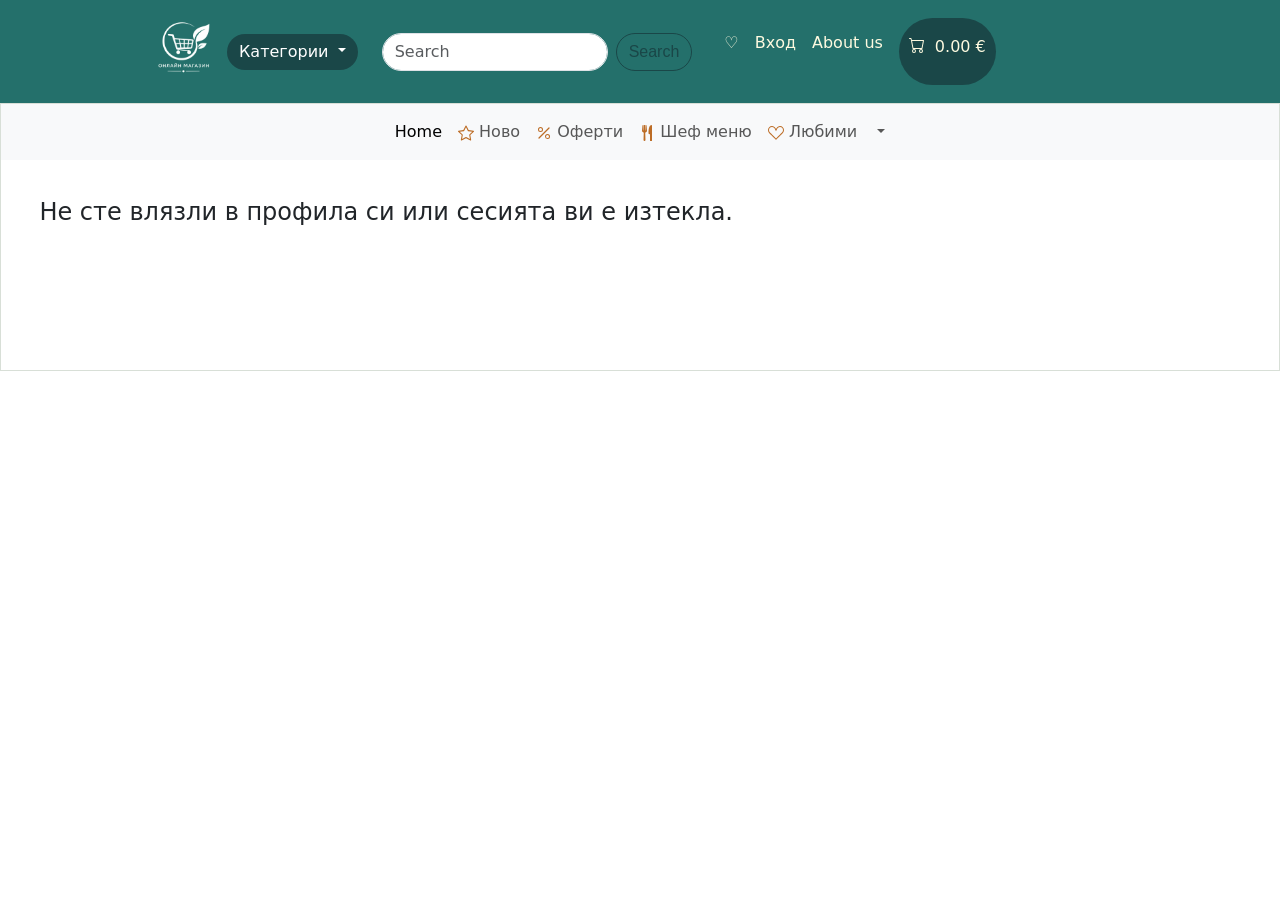
<file: frontend/frontend/pages/cart-view.html>
<!DOCTYPE html>
<html lang="en">
<head>
    <meta charset="UTF-8">
    <title>Cart</title>
    <link rel="stylesheet" href="../pages-css/cart_styles.css">
    <link href="https://cdn.jsdelivr.net/npm/bootstrap@5.3.8/dist/css/bootstrap.min.css" rel="stylesheet" integrity="sha384-sRIl4kxILFvY47J16cr9ZwB07vP4J8+LH7qKQnuqkuIAvNWLzeN8tE5YBujZqJLB" crossorigin="anonymous">
    <link rel="stylesheet" href="../styles.css">
</head>
<body>
    <div id="cart-main-div">
        <nav class="navbar navbar-expand-lg">
            <div class="container-fluid">
                <header>
                    <a href="../index.html">
                        <img src="../images/logo.png" alt="logo" id="logo">
                    </a>

                    <div class="d-none d-lg-block">
                        <button id="categories-button" class="btn btn-primary dropdown-toggle" data-bs-toggle="modal" data-bs-target="#categories-modal">
                            Категории
                        </button>
                    </div>
                    <form class="d-flex flex-grow-1 mx-4" role="search">
                        <input class="form-control me-2" type="search" placeholder="Search" aria-label="Search"/>
                        <button id="search-btn" class="btn btn-outline-success" type="submit">Search</button>
                    </form>
                    <button class="navbar-toggler" type="button" data-bs-toggle="collapse" data-bs-target="#navbarScroll" aria-controls="navbarScroll" aria-expanded="false" aria-label="Toggle navigation">
                        <span class="navbar-toggler-icon"></span>
                    </button>
                    <div class="collapse navbar-collapse" id="navbarScroll">
                        <ul id="nav-btns" class="navbar-nav ms-auto my-1 my-lg-0 navbar-nav-scroll" style="--bs-scroll-height: 200px;">
                            <li class="nav-item d-lg-none" id="categoriesMobile">
                                <button class="nav-link dropdown-toggle" data-bs-toggle="modal" role="button" data-bs-target="#categories-modal">
                                    Categories
                                </button>
                            </li>
                            <li class="nav-item">
                                <a id="nav-fav" class="colour-text nav-link active " aria-current="page" href="#">♡</a>
                            </li>
                            <li>
                                <button id="loginBtn" class="nav-link colour-text" data-bs-toggle="modal" role="button" data-bs-target="#log-in-modal">Вход</button>
                                <button id="profileBtn" class="colour-text" style="display:none;" onclick="window.location.href = 'profile.html'">Профил</button>
                            </li>
                            <li class="nav-item">
                                <a id="about-us" class="nav-link disabled colour-text" aria-disabled="true">About us</a>
                            </li>
                            <li class="nav-item">
                                <a id="cart-link" class="colour-text nav-link" href="cart-view.html"><div id="cart-link-things"><svg xmlns="http://www.w3.org/2000/svg" width="16" height="16" fill="currentColor" class="bi bi-cart" viewBox="0 0 16 16">
                                    <path d="M0 1.5A.5.5 0 0 1 .5 1H2a.5.5 0 0 1 .485.379L2.89 3H14.5a.5.5 0 0 1 .491.592l-1.5 8A.5.5 0 0 1 13 12H4a.5.5 0 0 1-.491-.408L2.01 3.607 1.61 2H.5a.5.5 0 0 1-.5-.5M3.102 4l1.313 7h8.17l1.313-7zM5 12a2 2 0 1 0 0 4 2 2 0 0 0 0-4m7 0a2 2 0 1 0 0 4 2 2 0 0 0 0-4m-7 1a1 1 0 1 1 0 2 1 1 0 0 1 0-2m7 0a1 1 0 1 1 0 2 1 1 0 0 1 0-2"/>
                                </svg><p id="cart-total-euro">0.00&nbsp;€</p></div></a>
                            </li>
                        </ul>
                    </div>
                </header>
            </div>
        </nav>
        <div class="second-container-fluid">

            <!--    da dobavq maluk ekran opciq-->
            <nav class="navbar navbar-expand-lg bg-body-tertiary">
                <div class="collapse navbar-collapse" id="navbarNavDropdown">
                    <ul class="navbar-nav">
                        <li class="nav-item">
                            <a class="nav-link active" aria-current="page" href="../index.html">Home</a>
                        </li>
                        <li class="nav-item">
                            <a class="nav-link" href="#"><svg xmlns="http://www.w3.org/2000/svg" class="icons-nav bi bi-star" viewBox="0 0 16 16">
                                <path d="M2.866 14.85c-.078.444.36.791.746.593l4.39-2.256 4.389 2.256c.386.198.824-.149.746-.592l-.83-4.73 3.522-3.356c.33-.314.16-.888-.282-.95l-4.898-.696L8.465.792a.513.513 0 0 0-.927 0L5.354 5.12l-4.898.696c-.441.062-.612.636-.283.95l3.523 3.356-.83 4.73zm4.905-2.767-3.686 1.894.694-3.957a.56.56 0 0 0-.163-.505L1.71 6.745l4.052-.576a.53.53 0 0 0 .393-.288L8 2.223l1.847 3.658a.53.53 0 0 0 .393.288l4.052.575-2.906 2.77a.56.56 0 0 0-.163.506l.694 3.957-3.686-1.894a.5.5 0 0 0-.461 0z"/>
                            </svg> Ново</a>
                        </li>
                        <li class="nav-item">
                            <a class="nav-link" href="#"><svg xmlns="http://www.w3.org/2000/svg" class="icons-nav bi bi-percent" viewBox="0 0 16 16">
                                <path d="M13.442 2.558a.625.625 0 0 1 0 .884l-10 10a.625.625 0 1 1-.884-.884l10-10a.625.625 0 0 1 .884 0M4.5 6a1.5 1.5 0 1 1 0-3 1.5 1.5 0 0 1 0 3m0 1a2.5 2.5 0 1 0 0-5 2.5 2.5 0 0 0 0 5m7 6a1.5 1.5 0 1 1 0-3 1.5 1.5 0 0 1 0 3m0 1a2.5 2.5 0 1 0 0-5 2.5 2.5 0 0 0 0 5"/>
                            </svg> Оферти</a>
                        </li>
                        <li class="nav-item">
                            <a class="nav-link" href="chef-menu.html"><svg xmlns="http://www.w3.org/2000/svg" class="icons-nav bi bi-fork-knife" viewBox="0 0 16 16">
                                <path d="M13 .5c0-.276-.226-.506-.498-.465-1.703.257-2.94 2.012-3 8.462a.5.5 0 0 0 .498.5c.56.01 1 .13 1 1.003v5.5a.5.5 0 0 0 .5.5h1a.5.5 0 0 0 .5-.5zM4.25 0a.25.25 0 0 1 .25.25v5.122a.128.128 0 0 0 .256.006l.233-5.14A.25.25 0 0 1 5.24 0h.522a.25.25 0 0 1 .25.238l.233 5.14a.128.128 0 0 0 .256-.006V.25A.25.25 0 0 1 6.75 0h.29a.5.5 0 0 1 .498.458l.423 5.07a1.69 1.69 0 0 1-1.059 1.711l-.053.022a.92.92 0 0 0-.58.884L6.47 15a.971.971 0 1 1-1.942 0l.202-6.855a.92.92 0 0 0-.58-.884l-.053-.022a1.69 1.69 0 0 1-1.059-1.712L3.462.458A.5.5 0 0 1 3.96 0z"/>
                            </svg> Шеф меню</a>
                        </li>
                        <li class="nav-item">
                            <a class="nav-link" href="#"><svg xmlns="http://www.w3.org/2000/svg" class="icons-nav bi bi-suit-heart" viewBox="0 0 16 16">
                                <path d="m8 6.236-.894-1.789c-.222-.443-.607-1.08-1.152-1.595C5.418 2.345 4.776 2 4 2 2.324 2 1 3.326 1 4.92c0 1.211.554 2.066 1.868 3.37.337.334.721.695 1.146 1.093C5.122 10.423 6.5 11.717 8 13.447c1.5-1.73 2.878-3.024 3.986-4.064.425-.398.81-.76 1.146-1.093C14.446 6.986 15 6.131 15 4.92 15 3.326 13.676 2 12 2c-.777 0-1.418.345-1.954.852-.545.515-.93 1.152-1.152 1.595zm.392 8.292a.513.513 0 0 1-.784 0c-1.601-1.902-3.05-3.262-4.243-4.381C1.3 8.208 0 6.989 0 4.92 0 2.755 1.79 1 4 1c1.6 0 2.719 1.05 3.404 2.008.26.365.458.716.596.992a7.6 7.6 0 0 1 .596-.992C9.281 2.049 10.4 1 12 1c2.21 0 4 1.755 4 3.92 0 2.069-1.3 3.288-3.365 5.227-1.193 1.12-2.642 2.48-4.243 4.38z"/>
                            </svg> Любими</a>
                        </li>
                        <li class="nav-item dropdown">
                            <a class="nav-link dropdown-toggle" href="#" role="button" data-bs-toggle="dropdown" aria-expanded="false"> </a>
                            <ul class="dropdown-menu">
                                <li><a class="dropdown-item" href="#">Action</a></li>
                            </ul>
                        </li>
                    </ul>
                </div>
            </nav>

        <div id="cart-items"></div>
        <div class="d-flex flex-row justify-content-end align-items-center m-5" id="priseAndCheckOutBtn"></div>

        </div>


    <!--modals-->
    <div class="modal fade" id="categories-modal" tabindex="-1" aria-labelledby="exampleModalLabel" aria-hidden="true">
        <div class="modal-dialog">
            <div class="modal-content">
                <div class="modal-header" style="background-color: rgb(223 223 223 / 0.55)">
                    <h1 class="modal-title fs-5" id="exampleModalLabel" style="font: bold 22px Arial; ">Категории</h1>
                    <button type="button" class="btn-close" data-bs-dismiss="modal" aria-label="Close"></button>
                </div>
                <div id="menu" class="modal-body">
                    <a href="categrgory.html">
                        <img src="../images/categories/vegetables-fruits.png" alt="vegetables and fruits">
                        Плодове и зеленчуци
                    </a>
                    <a href="categrgory.html">
                        <img src="../images/categories/meat.png" alt="meat and fish">
                        Месо и риба
                    </a>
                    <a href="categrgory.html">
                        <img src="../images/categories/eggs.png" alt="dairy and eggs">
                        Млечни и яйца
                    </a>
                    <a href="categrgory.html">
                        <img src="../images/categories/delicates.png" alt="delicacies">
                        Колбаси и деликатеси
                    </a>
                </div>
            </div>
        </div>
    </div>

    <div class="modal fade" id="log-in-modal" tabindex="-1" aria-labelledby="exampleModalLabel">
        <div class="modal-dialog">
            <div class="modal-content">
                <form class="px-4 py-3" id="log-in-form">
                    <div class="mb-3">
                        <label for="email-input-log-in" class="form-label">Имейл адрес</label>
                        <input id="email-input-log-in" type="email" class="form-control" placeholder="email@example.com">
                    </div>
                    <div class="mb-3">
                        <label for="password-input-log-in" class="form-label">Парола</label>
                        <input type="password" class="form-control" id="password-input-log-in" placeholder="Парола">
                    </div>
                    <div class="mb-3">
                        <div class="form-check">
                            <input type="checkbox" class="form-check-input" id="dropdownCheck">
                            <label class="form-check-label" for="dropdownCheck">
                                Запомни ме
                            </label>
                        </div>
                    </div>
                    <button type="button" class="btn btn-style" onclick="login()">Вход</button>
                </form>
                <div class="dropdown-divider"></div>
                <a data-bs-toggle="modal" data-bs-target="#register-modal" data-bs-dismiss="modal" style="cursor: pointer; margin-left: 30px">
                    Нямаш профил? Регистрирай се
                </a>
                <a class="dropdown-item" href="#" style="margin-left: 30px; margin-bottom: 20px">Забравена парола?</a>
            </div>
        </div>
    </div>
    <div class="modal fade" id="register-modal" tabindex="-1" aria-labelledby="exampleModalLabel">
        <div class="modal-dialog">
            <div class="modal-content">
                <form class="px-4 py-3" id="register-form">
                    <div class="mb-3">
                        <label for="email-input-register" class="form-label">Имейл адрес</label>
                        <input type="email" class="form-control" id="email-input-register" placeholder="email@example.com">
                        <p id="email-register-error" style="color:red;"></p>
                    </div>
                    <div class="mb-3">
                        <label for="password-input-register" class="form-label">Парола</label>
                        <input type="password" class="form-control" id="password-input-register" placeholder="Парола">
                    </div>
                    <div class="mb-3">
                        <input type="password" class="form-control" id="password-repeat-input-register" placeholder="Повтори паролата">
                        <p id="password-repeat-error" style="color:red;"></p>
                    </div>
                    <div class="mb-3">
                        <label for="first-name-register" class="form-label">Име и фамилия</label>
                        <input type="text" class="form-control" id="first-name-register" placeholder="Име">
                    </div>
                    <div class="mb-3">
                        <input type="text" class="form-control" id="last-name-register" placeholder="Фамилия">
                    </div>
                    <div class="mb-3">
                        <label for="phone-number-register" class="form-label">Телефонен номер</label>
                        <input type="text" class="form-control" id="phone-number-register">
                        <p id="phone-register-error" style="color:red;"></p>
                    </div>
                    <div class="mb-3">
                        <div class="form-check">
                            <input type="checkbox" class="form-check-input" id="dropdownCheck second">
                            <label class="form-check-label" for="dropdownCheck">
                                Запомни ме
                            </label>
                        </div>
                    </div>
                    <button type="button" class="btn btn-primary" onclick="createAccount()">Регистрация</button>
                </form>
                <div class="dropdown-divider"></div>
                <a data-bs-toggle="modal" data-bs-target="#log-in-modal" data-bs-dismiss="modal" style="cursor: pointer; margin-left: 30px; margin-bottom: 20px">
                    Вече имаш профил? Вход
                </a>
            </div>
        </div>
    </div>
    </div>

    <script src="../pages-js/auth.js"></script>
<!--    <script src="../pages-js/common.js"></script>-->
    <script src="https://cdn.jsdelivr.net/npm/bootstrap@5.3.8/dist/js/bootstrap.bundle.min.js" integrity="sha384-FKyoEForCGlyvwx9Hj09JcYn3nv7wiPVlz7YYwJrWVcXK/BmnVDxM+D2scQbITxI" crossorigin="anonymous"></script>
    <script type="module" src="../pages-js/CartView.js"></script>
</body>
</html>
</file>
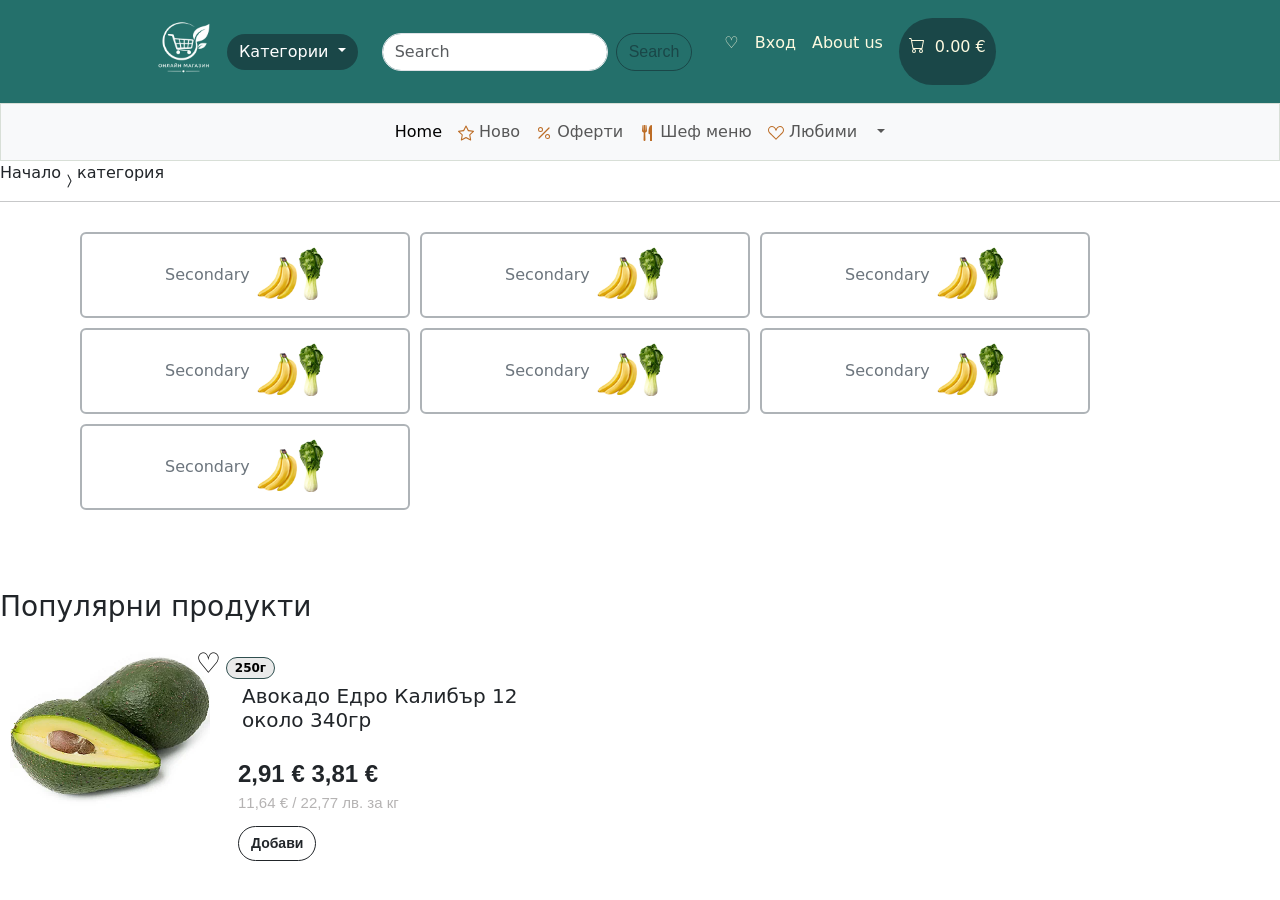
<file: frontend/frontend/pages/categrgory.html>
<!DOCTYPE html>
<html lang="en">
<head>
    <meta charset="UTF-8">
    <title>Category</title>

    <link href="https://cdn.jsdelivr.net/npm/bootstrap@5.3.8/dist/css/bootstrap.min.css" rel="stylesheet" integrity="sha384-sRIl4kxILFvY47J16cr9ZwB07vP4J8+LH7qKQnuqkuIAvNWLzeN8tE5YBujZqJLB" crossorigin="anonymous">
    <link rel="stylesheet" href="../styles.css">
</head>
<body>
<nav class="navbar navbar-expand-lg">
    <div class="container-fluid">
        <header>
            <a href="../index.html">
                <img src="../images/logo.png" alt="logo" id="logo">
            </a>

            <div class="d-none d-lg-block">
                <button id="categories-button" class="btn btn-primary dropdown-toggle" data-bs-toggle="modal" data-bs-target="#categories-modal">
                    Категории
                </button>
            </div>
            <form class="d-flex flex-grow-1 mx-4" role="search">
                <input class="form-control me-2" type="search" placeholder="Search" aria-label="Search"/>
                <button id="search-btn" class="btn btn-outline-success" type="submit">Search</button>
            </form>
            <button class="navbar-toggler" type="button" data-bs-toggle="collapse" data-bs-target="#navbarScroll" aria-controls="navbarScroll" aria-expanded="false" aria-label="Toggle navigation">
                <span class="navbar-toggler-icon"></span>
            </button>
            <div class="collapse navbar-collapse" id="navbarScroll">
                <ul id="nav-btns" class="navbar-nav ms-auto my-1 my-lg-0 navbar-nav-scroll" style="--bs-scroll-height: 200px;">
                    <li class="nav-item d-lg-none" id="categoriesMobile">
                        <button class="nav-link dropdown-toggle" data-bs-toggle="modal" role="button" data-bs-target="#categories-modal">
                            Categories
                        </button>
                    </li>
                    <li class="nav-item">
                        <a id="nav-fav" class="colour-text nav-link active " aria-current="page" href="#">♡</a>
                    </li>
                    <li>
                        <button id="loginBtn" class="nav-link colour-text" data-bs-toggle="modal" role="button" data-bs-target="#log-in-modal">Вход</button>
                        <button id="profileBtn" class="colour-text" style="display:none;" onclick="window.location.href = 'profile.html'">Профил</button>
                    </li>
                    <li class="nav-item">
                        <a id="about-us" class="nav-link disabled colour-text" aria-disabled="true">About us</a>
                    </li>
                    <li class="nav-item">
                        <a id="cart-link" class="colour-text nav-link" href="cart-view.html"><div id="cart-link-things"><svg xmlns="http://www.w3.org/2000/svg" width="16" height="16" fill="currentColor" class="bi bi-cart" viewBox="0 0 16 16">
                            <path d="M0 1.5A.5.5 0 0 1 .5 1H2a.5.5 0 0 1 .485.379L2.89 3H14.5a.5.5 0 0 1 .491.592l-1.5 8A.5.5 0 0 1 13 12H4a.5.5 0 0 1-.491-.408L2.01 3.607 1.61 2H.5a.5.5 0 0 1-.5-.5M3.102 4l1.313 7h8.17l1.313-7zM5 12a2 2 0 1 0 0 4 2 2 0 0 0 0-4m7 0a2 2 0 1 0 0 4 2 2 0 0 0 0-4m-7 1a1 1 0 1 1 0 2 1 1 0 0 1 0-2m7 0a1 1 0 1 1 0 2 1 1 0 0 1 0-2"/>
                        </svg><p id="cart-total-euro">0.00&nbsp;€</p></div></a>
                    </li>
                </ul>
            </div>
        </header>
    </div>
</nav>
<div class="second-container-fluid">

    <!--    da dobavq maluk ekran opciq-->
    <nav class="navbar navbar-expand-lg bg-body-tertiary">
        <div class="collapse navbar-collapse" id="navbarNavDropdown">
            <ul class="navbar-nav">
                <li class="nav-item">
                    <a class="nav-link active" aria-current="page" href="../index.html">Home</a>
                </li>
                <li class="nav-item">
                    <a class="nav-link" href="#"><svg xmlns="http://www.w3.org/2000/svg" class="icons-nav bi bi-star" viewBox="0 0 16 16">
                        <path d="M2.866 14.85c-.078.444.36.791.746.593l4.39-2.256 4.389 2.256c.386.198.824-.149.746-.592l-.83-4.73 3.522-3.356c.33-.314.16-.888-.282-.95l-4.898-.696L8.465.792a.513.513 0 0 0-.927 0L5.354 5.12l-4.898.696c-.441.062-.612.636-.283.95l3.523 3.356-.83 4.73zm4.905-2.767-3.686 1.894.694-3.957a.56.56 0 0 0-.163-.505L1.71 6.745l4.052-.576a.53.53 0 0 0 .393-.288L8 2.223l1.847 3.658a.53.53 0 0 0 .393.288l4.052.575-2.906 2.77a.56.56 0 0 0-.163.506l.694 3.957-3.686-1.894a.5.5 0 0 0-.461 0z"/>
                    </svg> Ново</a>
                </li>
                <li class="nav-item">
                    <a class="nav-link" href="#"><svg xmlns="http://www.w3.org/2000/svg" class="icons-nav bi bi-percent" viewBox="0 0 16 16">
                        <path d="M13.442 2.558a.625.625 0 0 1 0 .884l-10 10a.625.625 0 1 1-.884-.884l10-10a.625.625 0 0 1 .884 0M4.5 6a1.5 1.5 0 1 1 0-3 1.5 1.5 0 0 1 0 3m0 1a2.5 2.5 0 1 0 0-5 2.5 2.5 0 0 0 0 5m7 6a1.5 1.5 0 1 1 0-3 1.5 1.5 0 0 1 0 3m0 1a2.5 2.5 0 1 0 0-5 2.5 2.5 0 0 0 0 5"/>
                    </svg> Оферти</a>
                </li>
                <li class="nav-item">
                    <a class="nav-link" href="chef-menu.html"><svg xmlns="http://www.w3.org/2000/svg" class="icons-nav bi bi-fork-knife" viewBox="0 0 16 16">
                        <path d="M13 .5c0-.276-.226-.506-.498-.465-1.703.257-2.94 2.012-3 8.462a.5.5 0 0 0 .498.5c.56.01 1 .13 1 1.003v5.5a.5.5 0 0 0 .5.5h1a.5.5 0 0 0 .5-.5zM4.25 0a.25.25 0 0 1 .25.25v5.122a.128.128 0 0 0 .256.006l.233-5.14A.25.25 0 0 1 5.24 0h.522a.25.25 0 0 1 .25.238l.233 5.14a.128.128 0 0 0 .256-.006V.25A.25.25 0 0 1 6.75 0h.29a.5.5 0 0 1 .498.458l.423 5.07a1.69 1.69 0 0 1-1.059 1.711l-.053.022a.92.92 0 0 0-.58.884L6.47 15a.971.971 0 1 1-1.942 0l.202-6.855a.92.92 0 0 0-.58-.884l-.053-.022a1.69 1.69 0 0 1-1.059-1.712L3.462.458A.5.5 0 0 1 3.96 0z"/>
                    </svg> Шеф меню</a>
                </li>
                <li class="nav-item">
                    <a class="nav-link" href="#"><svg xmlns="http://www.w3.org/2000/svg" class="icons-nav bi bi-suit-heart" viewBox="0 0 16 16">
                        <path d="m8 6.236-.894-1.789c-.222-.443-.607-1.08-1.152-1.595C5.418 2.345 4.776 2 4 2 2.324 2 1 3.326 1 4.92c0 1.211.554 2.066 1.868 3.37.337.334.721.695 1.146 1.093C5.122 10.423 6.5 11.717 8 13.447c1.5-1.73 2.878-3.024 3.986-4.064.425-.398.81-.76 1.146-1.093C14.446 6.986 15 6.131 15 4.92 15 3.326 13.676 2 12 2c-.777 0-1.418.345-1.954.852-.545.515-.93 1.152-1.152 1.595zm.392 8.292a.513.513 0 0 1-.784 0c-1.601-1.902-3.05-3.262-4.243-4.381C1.3 8.208 0 6.989 0 4.92 0 2.755 1.79 1 4 1c1.6 0 2.719 1.05 3.404 2.008.26.365.458.716.596.992a7.6 7.6 0 0 1 .596-.992C9.281 2.049 10.4 1 12 1c2.21 0 4 1.755 4 3.92 0 2.069-1.3 3.288-3.365 5.227-1.193 1.12-2.642 2.48-4.243 4.38z"/>
                    </svg> Любими</a>
                </li>
                <li class="nav-item dropdown">
                    <a class="nav-link dropdown-toggle" href="#" role="button" data-bs-toggle="dropdown" aria-expanded="false">                        </a>
                    <ul class="dropdown-menu">
                        <li><a class="dropdown-item" href="#">Action</a></li>
                    </ul>
                </li>
            </ul>
        </div>
    </nav>
</div>
<div id="home-category">
    <p>Начало</p>
    <svg xmlns="http://www.w3.org/2000/svg" width="16" height="16" fill="currentColor" class="bi bi-chevron-compact-right" viewBox="0 0 16 16">
        <path fill-rule="evenodd" d="M6.776 1.553a.5.5 0 0 1 .671.223l3 6a.5.5 0 0 1 0 .448l-3 6a.5.5 0 1 1-.894-.448L9.44 8 6.553 2.224a.5.5 0 0 1 .223-.671"/>
    </svg>
    <p id="category-name">категория</p>
</div>
<hr style="margin: 0"/>
<div id="categories-main" style="margin-top: 0">
    <div id="subcategories" >
        <button type="button" class="btn btn-outline-secondary">Secondary <img src="../images/categories/vegetables-fruits.png"></button>
        <button type="button" class="btn btn-outline-secondary">Secondary <img src="../images/categories/vegetables-fruits.png"></button>
        <button type="button" class="btn btn-outline-secondary">Secondary <img src="../images/categories/vegetables-fruits.png"></button>
        <button type="button" class="btn btn-outline-secondary">Secondary <img src="../images/categories/vegetables-fruits.png"></button>
        <button type="button" class="btn btn-outline-secondary">Secondary <img src="../images/categories/vegetables-fruits.png"></button>
        <button type="button" class="btn btn-outline-secondary">Secondary <img src="../images/categories/vegetables-fruits.png"></button>
        <button type="button" class="btn btn-outline-secondary">Secondary <img src="../images/categories/vegetables-fruits.png"></button>
    </div>
    <div id="popular-products">
        <h3>Популярни продукти</h3>
        <div class="popular-card card" style="height: 200px; width: 600px">
            <img src="../images/avocado.png" class="card-img-top" alt="avocado" style="height: 200px; width: auto">
            <button class="category-favorite-btn">♡</button>
            <div id="category-card-info" class="card-body">
                <div class="weight2 badge" style="width: fit-content;">
                    250г
                </div>
                <div class="card-body">
                    <h5 class="card-title" style="margin-top: 10px">Авокадо Едро Калибър 12 около 340гр</h5>
                </div>
                <div class="price-container">
                    <div class="price-row">
                        <span class="price">2,91&nbsp;€</span>
                        <span class="price">3,81&nbsp;€</span>
                    </div>
                    <div class="price-per-kilo">
                        <a>11,64&nbsp;€ / 22,77&nbsp;лв. за кг</a>
                    </div>
                </div>
                <button type="button" class="add_item btn btn-outline-dark" style="margin: 12px">Добави</button>
            </div>
        </div>
    </div>
</div>


<!--modals-->
    <div class="modal fade" id="categories-modal" tabindex="-1" aria-labelledby="exampleModalLabel" aria-hidden="true">
        <div class="modal-dialog">
            <div class="modal-content">
                <div class="modal-header" style="background-color: rgb(223 223 223 / 0.55)">
                    <h1 class="modal-title fs-5" id="exampleModalLabel" style="font: bold 22px Arial; ">Категории</h1>
                    <button type="button" class="btn-close" data-bs-dismiss="modal" aria-label="Close"></button>
                </div>
                <div id="menu" class="modal-body">
                    <a href=""><img src="../images/categories/vegetables-fruits.png">Плодове и зеленчуци</a>
                    <a href=""><img src="../images/categories/meat.png">Месо и риба</a>
                    <a href=""><img src="../images/categories/eggs.png">Млечни и яйца</a>
                    <a href=""><img src="../images/categories/delicates.png">Колбаси и деликатеси</a>
                </div>
            </div>
        </div>
    </div>

    <script src="../pages-js/auth.js"></script>
    <script src="../Main.js"></script>
    <script src="https://cdn.jsdelivr.net/npm/bootstrap@5.3.8/dist/js/bootstrap.bundle.min.js" integrity="sha384-FKyoEForCGlyvwx9Hj09JcYn3nv7wiPVlz7YYwJrWVcXK/BmnVDxM+D2scQbITxI" crossorigin="anonymous"></script>
</body>
</html>
</file>
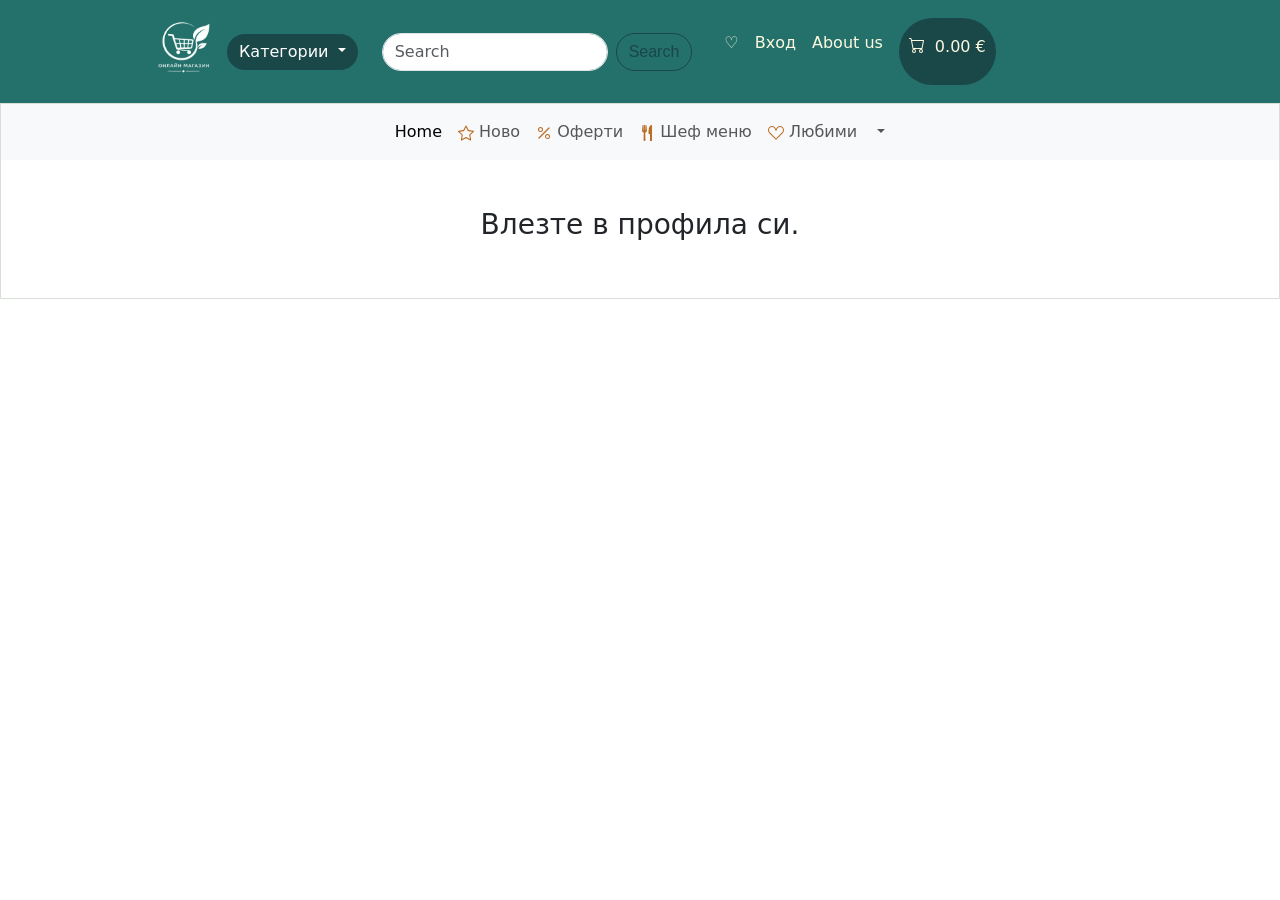
<file: frontend/frontend/pages/make-order.html>
<!DOCTYPE html>
<html lang="en">
<head>
    <meta charset="UTF-8">
    <title>Make-order</title>
    <link rel="stylesheet" href="../pages-css/make-order.css">
    <link href="https://cdn.jsdelivr.net/npm/bootstrap@5.3.8/dist/css/bootstrap.min.css" rel="stylesheet" integrity="sha384-sRIl4kxILFvY47J16cr9ZwB07vP4J8+LH7qKQnuqkuIAvNWLzeN8tE5YBujZqJLB" crossorigin="anonymous">
    <link rel="stylesheet" href="../styles.css">
</head>
<body>
<div id="main-div">
    <nav class="navbar navbar-expand-lg">
        <div class="container-fluid">
            <header>
                <a href="../index.html">
                    <img src="../images/logo.png" alt="logo" id="logo">
                </a>

                <div class="d-none d-lg-block">
                    <button id="categories-button" class="btn btn-primary dropdown-toggle" data-bs-toggle="modal" data-bs-target="#categories-modal">
                        Категории
                    </button>
                </div>
                <form class="d-flex flex-grow-1 mx-4" role="search">
                    <input class="form-control me-2" type="search" placeholder="Search" aria-label="Search"/>
                    <button id="search-btn" class="btn btn-outline-success" type="submit">Search</button>
                </form>
                <button class="navbar-toggler" type="button" data-bs-toggle="collapse" data-bs-target="#navbarScroll" aria-controls="navbarScroll" aria-expanded="false" aria-label="Toggle navigation">
                    <span class="navbar-toggler-icon"></span>
                </button>
                <div class="collapse navbar-collapse" id="navbarScroll">
                    <ul id="nav-btns" class="navbar-nav ms-auto my-1 my-lg-0 navbar-nav-scroll" style="--bs-scroll-height: 200px;">
                        <li class="nav-item d-lg-none" id="categoriesMobile">
                            <button class="nav-link dropdown-toggle" data-bs-toggle="modal" role="button" data-bs-target="#categories-modal">
                                Categories
                            </button>
                        </li>
                        <li class="nav-item">
                            <a id="nav-fav" class="colour-text nav-link active " aria-current="page" href="#">♡</a>
                        </li>
                        <li>
                            <button id="loginBtn" class="nav-link colour-text" data-bs-toggle="modal" role="button" data-bs-target="#log-in-modal">Вход</button>
                            <button id="profileBtn" class="colour-text" style="display:none;" onclick="window.location.href = 'profile.html'">Профил</button>
                        </li>
                        <li class="nav-item">
                            <a id="about-us" class="nav-link disabled colour-text" aria-disabled="true">About us</a>
                        </li>
                        <li class="nav-item">
                            <a id="cart-link" class="colour-text nav-link" href="cart-view.html"><div id="cart-link-things"><svg xmlns="http://www.w3.org/2000/svg" width="16" height="16" fill="currentColor" class="bi bi-cart" viewBox="0 0 16 16">
                                <path d="M0 1.5A.5.5 0 0 1 .5 1H2a.5.5 0 0 1 .485.379L2.89 3H14.5a.5.5 0 0 1 .491.592l-1.5 8A.5.5 0 0 1 13 12H4a.5.5 0 0 1-.491-.408L2.01 3.607 1.61 2H.5a.5.5 0 0 1-.5-.5M3.102 4l1.313 7h8.17l1.313-7zM5 12a2 2 0 1 0 0 4 2 2 0 0 0 0-4m7 0a2 2 0 1 0 0 4 2 2 0 0 0 0-4m-7 1a1 1 0 1 1 0 2 1 1 0 0 1 0-2m7 0a1 1 0 1 1 0 2 1 1 0 0 1 0-2"/>
                            </svg><p id="cart-total-euro">0.00&nbsp;€</p></div></a>
                        </li>
                    </ul>
                </div>
            </header>
        </div>
    </nav>
    <div class="second-container-fluid">

        <!--    da dobavq maluk ekran opciq-->
        <nav class="navbar navbar-expand-lg bg-body-tertiary">
            <div class="collapse navbar-collapse" id="navbarNavDropdown">
                <ul class="navbar-nav">
                    <li class="nav-item">
                        <a class="nav-link active" aria-current="page" href="../index.html">Home</a>
                    </li>
                    <li class="nav-item">
                        <a class="nav-link" href="#"><svg xmlns="http://www.w3.org/2000/svg" class="icons-nav bi bi-star" viewBox="0 0 16 16">
                            <path d="M2.866 14.85c-.078.444.36.791.746.593l4.39-2.256 4.389 2.256c.386.198.824-.149.746-.592l-.83-4.73 3.522-3.356c.33-.314.16-.888-.282-.95l-4.898-.696L8.465.792a.513.513 0 0 0-.927 0L5.354 5.12l-4.898.696c-.441.062-.612.636-.283.95l3.523 3.356-.83 4.73zm4.905-2.767-3.686 1.894.694-3.957a.56.56 0 0 0-.163-.505L1.71 6.745l4.052-.576a.53.53 0 0 0 .393-.288L8 2.223l1.847 3.658a.53.53 0 0 0 .393.288l4.052.575-2.906 2.77a.56.56 0 0 0-.163.506l.694 3.957-3.686-1.894a.5.5 0 0 0-.461 0z"/>
                        </svg> Ново</a>
                    </li>
                    <li class="nav-item">
                        <a class="nav-link" href="#"><svg xmlns="http://www.w3.org/2000/svg" class="icons-nav bi bi-percent" viewBox="0 0 16 16">
                            <path d="M13.442 2.558a.625.625 0 0 1 0 .884l-10 10a.625.625 0 1 1-.884-.884l10-10a.625.625 0 0 1 .884 0M4.5 6a1.5 1.5 0 1 1 0-3 1.5 1.5 0 0 1 0 3m0 1a2.5 2.5 0 1 0 0-5 2.5 2.5 0 0 0 0 5m7 6a1.5 1.5 0 1 1 0-3 1.5 1.5 0 0 1 0 3m0 1a2.5 2.5 0 1 0 0-5 2.5 2.5 0 0 0 0 5"/>
                        </svg> Оферти</a>
                    </li>
                    <li class="nav-item">
                        <a class="nav-link" href="chef-menu.html"><svg xmlns="http://www.w3.org/2000/svg" class="icons-nav bi bi-fork-knife" viewBox="0 0 16 16">
                            <path d="M13 .5c0-.276-.226-.506-.498-.465-1.703.257-2.94 2.012-3 8.462a.5.5 0 0 0 .498.5c.56.01 1 .13 1 1.003v5.5a.5.5 0 0 0 .5.5h1a.5.5 0 0 0 .5-.5zM4.25 0a.25.25 0 0 1 .25.25v5.122a.128.128 0 0 0 .256.006l.233-5.14A.25.25 0 0 1 5.24 0h.522a.25.25 0 0 1 .25.238l.233 5.14a.128.128 0 0 0 .256-.006V.25A.25.25 0 0 1 6.75 0h.29a.5.5 0 0 1 .498.458l.423 5.07a1.69 1.69 0 0 1-1.059 1.711l-.053.022a.92.92 0 0 0-.58.884L6.47 15a.971.971 0 1 1-1.942 0l.202-6.855a.92.92 0 0 0-.58-.884l-.053-.022a1.69 1.69 0 0 1-1.059-1.712L3.462.458A.5.5 0 0 1 3.96 0z"/>
                        </svg> Шеф меню</a>
                    </li>
                    <li class="nav-item">
                        <a class="nav-link" href="#"><svg xmlns="http://www.w3.org/2000/svg" class="icons-nav bi bi-suit-heart" viewBox="0 0 16 16">
                            <path d="m8 6.236-.894-1.789c-.222-.443-.607-1.08-1.152-1.595C5.418 2.345 4.776 2 4 2 2.324 2 1 3.326 1 4.92c0 1.211.554 2.066 1.868 3.37.337.334.721.695 1.146 1.093C5.122 10.423 6.5 11.717 8 13.447c1.5-1.73 2.878-3.024 3.986-4.064.425-.398.81-.76 1.146-1.093C14.446 6.986 15 6.131 15 4.92 15 3.326 13.676 2 12 2c-.777 0-1.418.345-1.954.852-.545.515-.93 1.152-1.152 1.595zm.392 8.292a.513.513 0 0 1-.784 0c-1.601-1.902-3.05-3.262-4.243-4.381C1.3 8.208 0 6.989 0 4.92 0 2.755 1.79 1 4 1c1.6 0 2.719 1.05 3.404 2.008.26.365.458.716.596.992a7.6 7.6 0 0 1 .596-.992C9.281 2.049 10.4 1 12 1c2.21 0 4 1.755 4 3.92 0 2.069-1.3 3.288-3.365 5.227-1.193 1.12-2.642 2.48-4.243 4.38z"/>
                        </svg> Любими</a>
                    </li>
                    <li class="nav-item dropdown">
                        <a class="nav-link dropdown-toggle" href="#" role="button" data-bs-toggle="dropdown" aria-expanded="false">                        </a>
                        <ul class="dropdown-menu">
                            <li><a class="dropdown-item" href="#">Action</a></li>
                        </ul>
                    </li>
                </ul>
            </div>
        </nav>

        <!--MAIN SECTION-->
        <div id="main-section" class="d-flex flex-col container justify-content-around mt-5 mb-5">
            <div class="flex-fill me-5">
                <form id="orderForm">
                    <div class="mb-4">
                        <h1>Customer Info</h1>
                        <label class="form-label" for="email">Email</label>
                        <input class="form-control" type="email" id="email" required placeholder="ivan@abv.bg">
                    </div>


                    <div>
                        <h1>Shipping Address</h1>

                        <div class="d-flex flex-col justify-content-center align-items-center mt-4 mb-4">
                            <input class="form-control me-5" id="firstName" required placeholder="First Name" type="text">
                            <input class="form-control" id="lastName" required placeholder="First Name" type="text">
                        </div>

                        <input class="form-control mb-4" id="company" placeholder="Company (optional)" type="text">

                        <input class="form-control mb-4" id="address" required placeholder="Address" type="text">

                        <input class="form-control mb-4" id="city" required placeholder="City" type="text">

                        <input class="form-control mb-4" id="country" required placeholder="Country" type="text">

                        <input class="form-control mb-4" id="postalCode" required placeholder="Postal Code" type="text">

                        <input class="form-control mb-4" id="phoneNumber" required placeholder="Phone Number" type="text">

                        <div class="d-flex flex-row justify-content-between align-items-center mt-3">
                            <a class="text-muted" href="cart-view.html">Return to Cart</a>
                            <button type="submit" id="order-btn" class="btn btn-style btn-lg">ORDER</button>
                        </div>

                    </div>

                </form>
            </div>
            <div class="flex-sm-fill ms-5">
                <h1>Your Cart</h1>

                <div class="border-top border-3 border-bottom" id="cart-items">

                </div>

                <div class="mt-3">

                    <h3 id="total-euro">Total: </h3>
                </div>

            </div>

        </div>


        <!--modals-->
        <div class="modal fade" id="categories-modal" tabindex="-1" aria-labelledby="exampleModalLabel" aria-hidden="true">
            <div class="modal-dialog">
                <div class="modal-content">
                    <div class="modal-header" style="background-color: rgb(223 223 223 / 0.55)">
                        <h1 class="modal-title fs-5" id="exampleModalLabel" style="font: bold 22px Arial; ">Категории</h1>
                        <button type="button" class="btn-close" data-bs-dismiss="modal" aria-label="Close"></button>
                    </div>
                    <div id="menu" class="modal-body">
                        <a href="categrgory.html">
                            <img src="../images/categories/vegetables-fruits.png" alt="vegetables and fruits">
                            Плодове и зеленчуци
                        </a>
                        <a href="categrgory.html">
                            <img src="../images/categories/meat.png" alt="meat and fish">
                            Месо и риба
                        </a>
                        <a href="categrgory.html">
                            <img src="../images/categories/eggs.png" alt="dairy and eggs">
                            Млечни и яйца
                        </a>
                        <a href="categrgory.html">
                            <img src="../images/categories/delicates.png" alt="delicacies">
                            Колбаси и деликатеси
                        </a>
                    </div>
                </div>
            </div>
        </div>

        <div class="modal fade" id="log-in-modal" tabindex="-1" aria-labelledby="exampleModalLabel">
            <div class="modal-dialog">
                <div class="modal-content">
                    <form class="px-4 py-3" id="log-in-form">
                        <div class="mb-3">
                            <label for="email-input-log-in" class="form-label">Имейл адрес</label>
                            <input id="email-input-log-in" type="email" class="form-control" placeholder="email@example.com">
                        </div>
                        <div class="mb-3">
                            <label for="password-input-log-in" class="form-label">Парола</label>
                            <input type="password" class="form-control" id="password-input-log-in" placeholder="Парола">
                        </div>
                        <div class="mb-3">
                            <div class="form-check">
                                <input type="checkbox" class="form-check-input" id="dropdownCheck">
                                <label class="form-check-label" for="dropdownCheck">
                                    Запомни ме
                                </label>
                            </div>
                        </div>
                        <button id="login-btn-modal" type="button" class="btn btn-primary btn-style" onclick="login()">Вход</button>
                    </form>
                    <div class="dropdown-divider"></div>
                    <a data-bs-toggle="modal" data-bs-target="#register-modal" data-bs-dismiss="modal" style="cursor: pointer; margin-left: 30px">
                        Нямаш профил? Регистрирай се
                    </a>
                    <a class="dropdown-item" href="#" style="margin-left: 30px; margin-bottom: 20px">Забравена парола?</a>
                </div>
            </div>
        </div>
        <div class="modal fade" id="register-modal" tabindex="-1" aria-labelledby="exampleModalLabel">
            <div class="modal-dialog">
                <div class="modal-content">
                    <form class="px-4 py-3" id="register-form">
                        <div class="mb-3">
                            <label for="email-input-register" class="form-label">Имейл адрес</label>
                            <input type="email" class="form-control" id="email-input-register" placeholder="email@example.com">
                            <p id="email-register-error" style="color:red;"></p>
                        </div>
                        <div class="mb-3">
                            <label for="password-input-register" class="form-label">Парола</label>
                            <input type="password" class="form-control" id="password-input-register" placeholder="Парола">
                        </div>
                        <div class="mb-3">
                            <input type="password" class="form-control" id="password-repeat-input-register" placeholder="Повтори паролата">
                            <p id="password-repeat-error" style="color:red;"></p>
                        </div>
                        <div class="mb-3">
                            <label for="first-name-register" class="form-label">Име и фамилия</label>
                            <input type="text" class="form-control" id="first-name-register" placeholder="Име">
                        </div>
                        <div class="mb-3">
                            <input type="text" class="form-control" id="last-name-register" placeholder="Фамилия">
                        </div>
                        <div class="mb-3">
                            <label for="phone-number-register" class="form-label">Телефонен номер</label>
                            <input type="text" class="form-control" id="phone-number-register">
                            <p id="phone-register-error" style="color:red;"></p>
                        </div>
                        <div class="mb-3">
                            <div class="form-check">
                                <input type="checkbox" class="form-check-input" id="dropdownCheck second">
                                <label class="form-check-label" for="dropdownCheck">
                                    Запомни ме
                                </label>
                            </div>
                        </div>
                        <button type="button" class="btn btn-primary" onclick="createAccount()">Регистрация</button>
                    </form>
                    <div class="dropdown-divider"></div>
                    <a data-bs-toggle="modal" data-bs-target="#log-in-modal" data-bs-dismiss="modal" style="cursor: pointer; margin-left: 30px; margin-bottom: 20px">
                        Вече имаш профил? Вход
                    </a>
                </div>
            </div>
        </div>
</div>
</div>

<script src="https://cdn.jsdelivr.net/npm/bootstrap@5.3.8/dist/js/bootstrap.bundle.min.js"></script>
<script src="../pages-js/auth.js"></script>
<script src="../pages-js/common.js"></script>
<script type="module" src="../pages-js/MakeOrderView.js"></script>

</body>
</html>
</file>
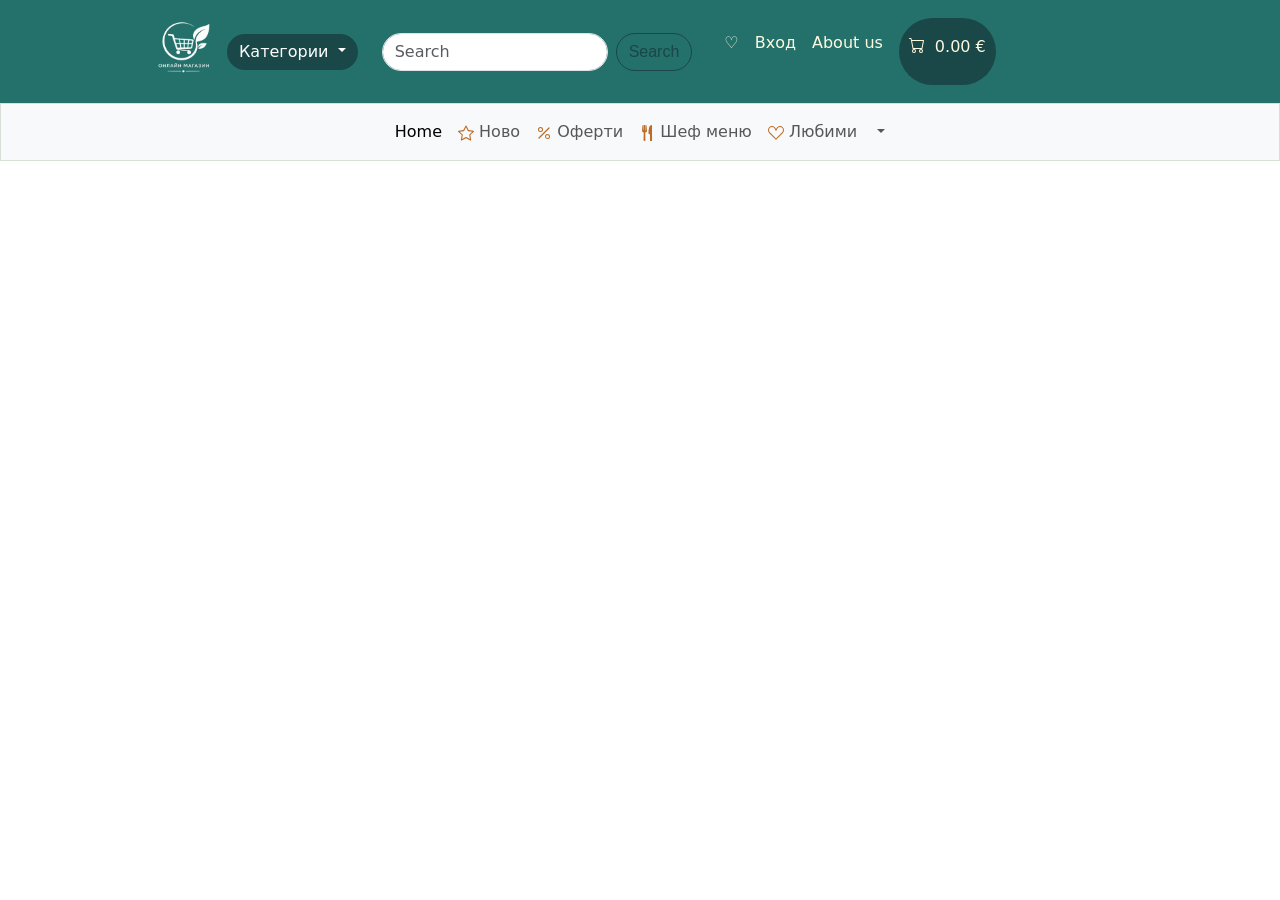
<file: frontend/frontend/pages/order-view.html>
<!DOCTYPE html>
<html lang="en">
<head>
    <meta charset="UTF-8">
    <title>Order</title>
    <link href="https://cdn.jsdelivr.net/npm/bootstrap@5.3.8/dist/css/bootstrap.min.css" rel="stylesheet" integrity="sha384-sRIl4kxILFvY47J16cr9ZwB07vP4J8+LH7qKQnuqkuIAvNWLzeN8tE5YBujZqJLB" crossorigin="anonymous">
    <link rel="stylesheet" href="../styles.css">
    <link rel="stylesheet" href="https://cdn.jsdelivr.net/npm/bootstrap-icons@1.13.1/font/bootstrap-icons.min.css">
</head>
<body>
<div class="main-container">
    <nav class="navbar navbar-expand-lg">
        <div class="container-fluid">
            <header>
                <a href="../index.html">
                    <img src="../images/logo.png" alt="logo" id="logo">
                </a>

                <div class="d-none d-lg-block">
                    <button id="categories-button" class="btn btn-primary dropdown-toggle" data-bs-toggle="modal" data-bs-target="#categories-modal">
                        Категории
                    </button>
                </div>
                <form class="d-flex flex-grow-1 mx-4" role="search">
                    <input class="form-control me-2" type="search" placeholder="Search" aria-label="Search"/>
                    <button id="search-btn" class="btn btn-outline-success" type="submit">Search</button>
                </form>
                <button class="navbar-toggler" type="button" data-bs-toggle="collapse" data-bs-target="#navbarScroll" aria-controls="navbarScroll" aria-expanded="false" aria-label="Toggle navigation">
                    <span class="navbar-toggler-icon"></span>
                </button>
                <div class="collapse navbar-collapse" id="navbarScroll">
                    <ul id="nav-btns" class="navbar-nav ms-auto my-1 my-lg-0 navbar-nav-scroll" style="--bs-scroll-height: 200px;">
                        <li class="nav-item d-lg-none" id="categoriesMobile">
                            <button class="nav-link dropdown-toggle" data-bs-toggle="modal" role="button" data-bs-target="#categories-modal">
                                Categories
                            </button>
                        </li>
                        <li class="nav-item">
                            <a id="nav-fav" class="colour-text nav-link active " aria-current="page" href="#">♡</a>
                        </li>
                        <li>
                            <button id="loginBtn" class="nav-link colour-text" data-bs-toggle="modal" role="button" data-bs-target="#log-in-modal">Вход</button>
                            <button id="profileBtn" class="colour-text" style="display:none;" onclick="window.location.href = 'profile.html'">Профил</button>
                        </li>
                        <li class="nav-item">
                            <a id="about-us" class="nav-link disabled colour-text" aria-disabled="true">About us</a>
                        </li>
                        <li class="nav-item">
                            <a id="cart-link" class="colour-text nav-link" href="cart-view.html"><div id="cart-link-things"><svg xmlns="http://www.w3.org/2000/svg" width="16" height="16" fill="currentColor" class="bi bi-cart" viewBox="0 0 16 16">
                                <path d="M0 1.5A.5.5 0 0 1 .5 1H2a.5.5 0 0 1 .485.379L2.89 3H14.5a.5.5 0 0 1 .491.592l-1.5 8A.5.5 0 0 1 13 12H4a.5.5 0 0 1-.491-.408L2.01 3.607 1.61 2H.5a.5.5 0 0 1-.5-.5M3.102 4l1.313 7h8.17l1.313-7zM5 12a2 2 0 1 0 0 4 2 2 0 0 0 0-4m7 0a2 2 0 1 0 0 4 2 2 0 0 0 0-4m-7 1a1 1 0 1 1 0 2 1 1 0 0 1 0-2m7 0a1 1 0 1 1 0 2 1 1 0 0 1 0-2"/>
                            </svg><p id="cart-total-euro">0.00&nbsp;€</p></div></a>
                        </li>
                    </ul>
                </div>
            </header>
        </div>
    </nav>
    <div class="second-container-fluid">

        <!--    da dobavq maluk ekran opciq-->
        <nav class="navbar navbar-expand-lg bg-body-tertiary">
            <div class="collapse navbar-collapse" id="navbarNavDropdown">
                <ul class="navbar-nav">
                    <li class="nav-item">
                        <a class="nav-link active" aria-current="page" href="../index.html">Home</a>
                    </li>
                    <li class="nav-item">
                        <a class="nav-link" href="#"><svg xmlns="http://www.w3.org/2000/svg" class="icons-nav bi bi-star" viewBox="0 0 16 16">
                            <path d="M2.866 14.85c-.078.444.36.791.746.593l4.39-2.256 4.389 2.256c.386.198.824-.149.746-.592l-.83-4.73 3.522-3.356c.33-.314.16-.888-.282-.95l-4.898-.696L8.465.792a.513.513 0 0 0-.927 0L5.354 5.12l-4.898.696c-.441.062-.612.636-.283.95l3.523 3.356-.83 4.73zm4.905-2.767-3.686 1.894.694-3.957a.56.56 0 0 0-.163-.505L1.71 6.745l4.052-.576a.53.53 0 0 0 .393-.288L8 2.223l1.847 3.658a.53.53 0 0 0 .393.288l4.052.575-2.906 2.77a.56.56 0 0 0-.163.506l.694 3.957-3.686-1.894a.5.5 0 0 0-.461 0z"/>
                        </svg> Ново</a>
                    </li>
                    <li class="nav-item">
                        <a class="nav-link" href="#"><svg xmlns="http://www.w3.org/2000/svg" class="icons-nav bi bi-percent" viewBox="0 0 16 16">
                            <path d="M13.442 2.558a.625.625 0 0 1 0 .884l-10 10a.625.625 0 1 1-.884-.884l10-10a.625.625 0 0 1 .884 0M4.5 6a1.5 1.5 0 1 1 0-3 1.5 1.5 0 0 1 0 3m0 1a2.5 2.5 0 1 0 0-5 2.5 2.5 0 0 0 0 5m7 6a1.5 1.5 0 1 1 0-3 1.5 1.5 0 0 1 0 3m0 1a2.5 2.5 0 1 0 0-5 2.5 2.5 0 0 0 0 5"/>
                        </svg> Оферти</a>
                    </li>
                    <li class="nav-item">
                        <a class="nav-link" href="chef-menu.html"><svg xmlns="http://www.w3.org/2000/svg" class="icons-nav bi bi-fork-knife" viewBox="0 0 16 16">
                            <path d="M13 .5c0-.276-.226-.506-.498-.465-1.703.257-2.94 2.012-3 8.462a.5.5 0 0 0 .498.5c.56.01 1 .13 1 1.003v5.5a.5.5 0 0 0 .5.5h1a.5.5 0 0 0 .5-.5zM4.25 0a.25.25 0 0 1 .25.25v5.122a.128.128 0 0 0 .256.006l.233-5.14A.25.25 0 0 1 5.24 0h.522a.25.25 0 0 1 .25.238l.233 5.14a.128.128 0 0 0 .256-.006V.25A.25.25 0 0 1 6.75 0h.29a.5.5 0 0 1 .498.458l.423 5.07a1.69 1.69 0 0 1-1.059 1.711l-.053.022a.92.92 0 0 0-.58.884L6.47 15a.971.971 0 1 1-1.942 0l.202-6.855a.92.92 0 0 0-.58-.884l-.053-.022a1.69 1.69 0 0 1-1.059-1.712L3.462.458A.5.5 0 0 1 3.96 0z"/>
                        </svg> Шеф меню</a>
                    </li>
                    <li class="nav-item">
                        <a class="nav-link" href="#"><svg xmlns="http://www.w3.org/2000/svg" class="icons-nav bi bi-suit-heart" viewBox="0 0 16 16">
                            <path d="m8 6.236-.894-1.789c-.222-.443-.607-1.08-1.152-1.595C5.418 2.345 4.776 2 4 2 2.324 2 1 3.326 1 4.92c0 1.211.554 2.066 1.868 3.37.337.334.721.695 1.146 1.093C5.122 10.423 6.5 11.717 8 13.447c1.5-1.73 2.878-3.024 3.986-4.064.425-.398.81-.76 1.146-1.093C14.446 6.986 15 6.131 15 4.92 15 3.326 13.676 2 12 2c-.777 0-1.418.345-1.954.852-.545.515-.93 1.152-1.152 1.595zm.392 8.292a.513.513 0 0 1-.784 0c-1.601-1.902-3.05-3.262-4.243-4.381C1.3 8.208 0 6.989 0 4.92 0 2.755 1.79 1 4 1c1.6 0 2.719 1.05 3.404 2.008.26.365.458.716.596.992a7.6 7.6 0 0 1 .596-.992C9.281 2.049 10.4 1 12 1c2.21 0 4 1.755 4 3.92 0 2.069-1.3 3.288-3.365 5.227-1.193 1.12-2.642 2.48-4.243 4.38z"/>
                        </svg> Любими</a>
                    </li>
                    <li class="nav-item dropdown">
                        <a class="nav-link dropdown-toggle" href="#" role="button" data-bs-toggle="dropdown" aria-expanded="false"> </a>
                        <ul class="dropdown-menu">
                            <li><a class="dropdown-item" href="#">Action</a></li>
                        </ul>
                    </li>
                </ul>
            </div>
        </nav>
    </div>

    <div id="order-info" class="m-5"></div>

    <!--modals-->
    <div class="modal fade" id="categories-modal" tabindex="-1" aria-labelledby="exampleModalLabel" aria-hidden="true">
        <div class="modal-dialog">
            <div class="modal-content">
                <div class="modal-header" style="background-color: rgb(223 223 223 / 0.55)">
                    <h1 class="modal-title fs-5" id="exampleModalLabel" style="font: bold 22px Arial; ">Категории</h1>
                    <button type="button" class="btn-close" data-bs-dismiss="modal" aria-label="Close"></button>
                </div>
                <div id="menu" class="modal-body">
                    <a href="categrgory.html">
                        <img src="../images/categories/vegetables-fruits.png" alt="vegetables and fruits">
                        Плодове и зеленчуци
                    </a>
                    <a href="categrgory.html">
                        <img src="../images/categories/meat.png" alt="meat and fish">
                        Месо и риба
                    </a>
                    <a href="categrgory.html">
                        <img src="../images/categories/eggs.png" alt="dairy and eggs">
                        Млечни и яйца
                    </a>
                    <a href="categrgory.html">
                        <img src="../images/categories/delicates.png" alt="delicacies">
                        Колбаси и деликатеси
                    </a>
                </div>
            </div>
        </div>
    </div>

    <div class="modal fade" id="log-in-modal" tabindex="-1" aria-labelledby="exampleModalLabel">
        <div class="modal-dialog">
            <div class="modal-content">
                <form class="px-4 py-3" id="log-in-form">
                    <div class="mb-3">
                        <label for="email-input-log-in" class="form-label">Имейл адрес</label>
                        <input id="email-input-log-in" type="email" class="form-control" placeholder="email@example.com">
                    </div>
                    <div class="mb-3">
                        <label for="password-input-log-in" class="form-label">Парола</label>
                        <input type="password" class="form-control" id="password-input-log-in" placeholder="Парола">
                    </div>
                    <div class="mb-3">
                        <div class="form-check">
                            <input type="checkbox" class="form-check-input" id="dropdownCheck">
                            <label class="form-check-label" for="dropdownCheck">
                                Запомни ме
                            </label>
                        </div>
                    </div>
                    <button type="button" class="btn btn-style" onclick="login()">Вход</button>
                </form>
                <div class="dropdown-divider"></div>
                <a data-bs-toggle="modal" data-bs-target="#register-modal" data-bs-dismiss="modal" style="cursor: pointer; margin-left: 30px">
                    Нямаш профил? Регистрирай се
                </a>
                <a class="dropdown-item" href="#" style="margin-left: 30px; margin-bottom: 20px">Забравена парола?</a>
            </div>
        </div>
    </div>
    <div class="modal fade" id="register-modal" tabindex="-1" aria-labelledby="exampleModalLabel">
        <div class="modal-dialog">
            <div class="modal-content">
                <form class="px-4 py-3" id="register-form">
                    <div class="mb-3">
                        <label for="email-input-register" class="form-label">Имейл адрес</label>
                        <input type="email" class="form-control" id="email-input-register" placeholder="email@example.com">
                        <p id="email-register-error" style="color:red;"></p>
                    </div>
                    <div class="mb-3">
                        <label for="password-input-register" class="form-label">Парола</label>
                        <input type="password" class="form-control" id="password-input-register" placeholder="Парола">
                    </div>
                    <div class="mb-3">
                        <input type="password" class="form-control" id="password-repeat-input-register" placeholder="Повтори паролата">
                        <p id="password-repeat-error" style="color:red;"></p>
                    </div>
                    <div class="mb-3">
                        <label for="first-name-register" class="form-label">Име и фамилия</label>
                        <input type="text" class="form-control" id="first-name-register" placeholder="Име">
                    </div>
                    <div class="mb-3">
                        <input type="text" class="form-control" id="last-name-register" placeholder="Фамилия">
                    </div>
                    <div class="mb-3">
                        <label for="phone-number-register" class="form-label">Телефонен номер</label>
                        <input type="text" class="form-control" id="phone-number-register">
                        <p id="phone-register-error" style="color:red;"></p>
                    </div>
                    <div class="mb-3">
                        <div class="form-check">
                            <input type="checkbox" class="form-check-input" id="dropdownCheck second">
                            <label class="form-check-label" for="dropdownCheck">
                                Запомни ме
                            </label>
                        </div>
                    </div>
                    <button id="register-btn-modal" type="button" class="btn btn-style" onclick="createAccount()">Регистрация</button>
                </form>
                <div class="dropdown-divider"></div>
                <a data-bs-toggle="modal" data-bs-target="#log-in-modal" data-bs-dismiss="modal" style="cursor: pointer; margin-left: 30px; margin-bottom: 20px">
                    Вече имаш профил? Вход
                </a>
            </div>
        </div>
    </div>

</div>


<script src="https://cdn.jsdelivr.net/npm/bootstrap@5.3.8/dist/js/bootstrap.bundle.min.js"></script>
<script src="../pages-js/auth.js"></script>
<script type="module" src="../pages-js/common.js"></script>
<script type="module" src="../pages-js/OrderView.js"></script>

</body>
</html>
</file>
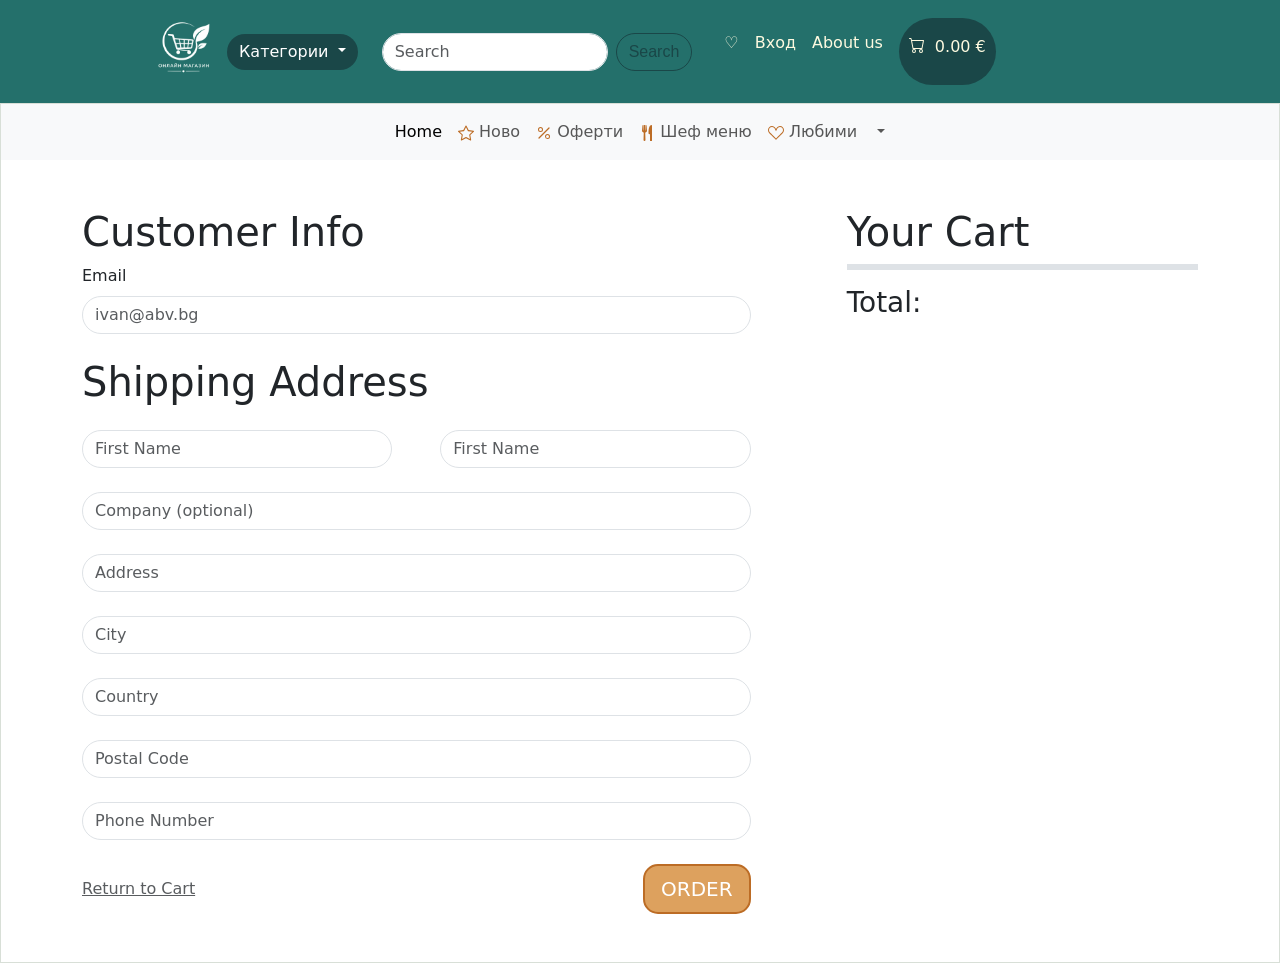
<file: frontend/frontend/pages/order.html>
<!DOCTYPE html>
<html lang="en">
<head>
    <meta charset="UTF-8">
    <title>Title</title>
    <link rel="stylesheet" href="../pages-css/order.css">
    <link href="https://cdn.jsdelivr.net/npm/bootstrap@5.3.8/dist/css/bootstrap.min.css" rel="stylesheet" integrity="sha384-sRIl4kxILFvY47J16cr9ZwB07vP4J8+LH7qKQnuqkuIAvNWLzeN8tE5YBujZqJLB" crossorigin="anonymous">
    <link rel="stylesheet" href="../styles.css">
</head>
<body>
<div id="main-div">
    <nav class="navbar navbar-expand-lg">
        <div class="container-fluid">
            <header>
                <a href="../index.html">
                    <img src="../images/logo.png" alt="logo" id="logo">
                </a>

                <div class="d-none d-lg-block">
                    <button id="categories-button" class="btn btn-primary dropdown-toggle" data-bs-toggle="modal" data-bs-target="#categories-modal">
                        Категории
                    </button>
                </div>
                <form class="d-flex flex-grow-1 mx-4" role="search">
                    <input class="form-control me-2" type="search" placeholder="Search" aria-label="Search"/>
                    <button id="search-btn" class="btn btn-outline-success" type="submit">Search</button>
                </form>
                <button class="navbar-toggler" type="button" data-bs-toggle="collapse" data-bs-target="#navbarScroll" aria-controls="navbarScroll" aria-expanded="false" aria-label="Toggle navigation">
                    <span class="navbar-toggler-icon"></span>
                </button>
                <div class="collapse navbar-collapse" id="navbarScroll">
                    <ul class="navbar-nav ms-auto my-1 my-lg-0 navbar-nav-scroll" style="--bs-scroll-height: 200px;">
                        <li class="nav-item d-lg-none" id="categoriesMobile">
                            <button class="nav-link dropdown-toggle" data-bs-toggle="modal" role="button" data-bs-target="#categories-modal">
                                Categories
                            </button>
                        </li>
                        <li class="nav-item">
                            <a id="nav-fav" class="colour-text nav-link active " aria-current="page" href="#">♡</a>
                        </li>
                        <li>
                            <button id="loginBtn" class="nav-link colour-text" data-bs-toggle="modal" role="button" data-bs-target="#log-in-modal">Вход</button>
                            <button id="profileBtn" class="colour-text" style="display:none;" onclick="window.location.href = 'profile.html'">Профил</button>
                        </li>
                        <li class="nav-item">
                            <a id="about-us" class="nav-link disabled colour-text" aria-disabled="true">About us</a>
                        </li>
                        <li class="nav-item">
                            <a id="cart-link" class="colour-text nav-link" href="cart-view.html"><div id="cart-link-things"><svg xmlns="http://www.w3.org/2000/svg" width="16" height="16" fill="currentColor" class="bi bi-cart" viewBox="0 0 16 16">
                                <path d="M0 1.5A.5.5 0 0 1 .5 1H2a.5.5 0 0 1 .485.379L2.89 3H14.5a.5.5 0 0 1 .491.592l-1.5 8A.5.5 0 0 1 13 12H4a.5.5 0 0 1-.491-.408L2.01 3.607 1.61 2H.5a.5.5 0 0 1-.5-.5M3.102 4l1.313 7h8.17l1.313-7zM5 12a2 2 0 1 0 0 4 2 2 0 0 0 0-4m7 0a2 2 0 1 0 0 4 2 2 0 0 0 0-4m-7 1a1 1 0 1 1 0 2 1 1 0 0 1 0-2m7 0a1 1 0 1 1 0 2 1 1 0 0 1 0-2"/>
                            </svg><p id="cart-total-euro">0.00&nbsp;€</p></div></a>
                        </li>
                    </ul>
                </div>
            </header>
        </div>
    </nav>
    <div class="second-container-fluid">

        <!--    da dobavq maluk ekran opciq-->
        <nav class="navbar navbar-expand-lg bg-body-tertiary">
            <div class="collapse navbar-collapse" id="navbarNavDropdown">
                <ul class="navbar-nav">
                    <li class="nav-item">
                        <a class="nav-link active" aria-current="page" href="../index.html">Home</a>
                    </li>
                    <li class="nav-item">
                        <a class="nav-link" href="#"><svg xmlns="http://www.w3.org/2000/svg" class="icons-nav bi bi-star" viewBox="0 0 16 16">
                            <path d="M2.866 14.85c-.078.444.36.791.746.593l4.39-2.256 4.389 2.256c.386.198.824-.149.746-.592l-.83-4.73 3.522-3.356c.33-.314.16-.888-.282-.95l-4.898-.696L8.465.792a.513.513 0 0 0-.927 0L5.354 5.12l-4.898.696c-.441.062-.612.636-.283.95l3.523 3.356-.83 4.73zm4.905-2.767-3.686 1.894.694-3.957a.56.56 0 0 0-.163-.505L1.71 6.745l4.052-.576a.53.53 0 0 0 .393-.288L8 2.223l1.847 3.658a.53.53 0 0 0 .393.288l4.052.575-2.906 2.77a.56.56 0 0 0-.163.506l.694 3.957-3.686-1.894a.5.5 0 0 0-.461 0z"/>
                        </svg> Ново</a>
                    </li>
                    <li class="nav-item">
                        <a class="nav-link" href="#"><svg xmlns="http://www.w3.org/2000/svg" class="icons-nav bi bi-percent" viewBox="0 0 16 16">
                            <path d="M13.442 2.558a.625.625 0 0 1 0 .884l-10 10a.625.625 0 1 1-.884-.884l10-10a.625.625 0 0 1 .884 0M4.5 6a1.5 1.5 0 1 1 0-3 1.5 1.5 0 0 1 0 3m0 1a2.5 2.5 0 1 0 0-5 2.5 2.5 0 0 0 0 5m7 6a1.5 1.5 0 1 1 0-3 1.5 1.5 0 0 1 0 3m0 1a2.5 2.5 0 1 0 0-5 2.5 2.5 0 0 0 0 5"/>
                        </svg> Оферти</a>
                    </li>
                    <li class="nav-item">
                        <a class="nav-link" href="chef-menu.html"><svg xmlns="http://www.w3.org/2000/svg" class="icons-nav bi bi-fork-knife" viewBox="0 0 16 16">
                            <path d="M13 .5c0-.276-.226-.506-.498-.465-1.703.257-2.94 2.012-3 8.462a.5.5 0 0 0 .498.5c.56.01 1 .13 1 1.003v5.5a.5.5 0 0 0 .5.5h1a.5.5 0 0 0 .5-.5zM4.25 0a.25.25 0 0 1 .25.25v5.122a.128.128 0 0 0 .256.006l.233-5.14A.25.25 0 0 1 5.24 0h.522a.25.25 0 0 1 .25.238l.233 5.14a.128.128 0 0 0 .256-.006V.25A.25.25 0 0 1 6.75 0h.29a.5.5 0 0 1 .498.458l.423 5.07a1.69 1.69 0 0 1-1.059 1.711l-.053.022a.92.92 0 0 0-.58.884L6.47 15a.971.971 0 1 1-1.942 0l.202-6.855a.92.92 0 0 0-.58-.884l-.053-.022a1.69 1.69 0 0 1-1.059-1.712L3.462.458A.5.5 0 0 1 3.96 0z"/>
                        </svg> Шеф меню</a>
                    </li>
                    <li class="nav-item">
                        <a class="nav-link" href="#"><svg xmlns="http://www.w3.org/2000/svg" class="icons-nav bi bi-suit-heart" viewBox="0 0 16 16">
                            <path d="m8 6.236-.894-1.789c-.222-.443-.607-1.08-1.152-1.595C5.418 2.345 4.776 2 4 2 2.324 2 1 3.326 1 4.92c0 1.211.554 2.066 1.868 3.37.337.334.721.695 1.146 1.093C5.122 10.423 6.5 11.717 8 13.447c1.5-1.73 2.878-3.024 3.986-4.064.425-.398.81-.76 1.146-1.093C14.446 6.986 15 6.131 15 4.92 15 3.326 13.676 2 12 2c-.777 0-1.418.345-1.954.852-.545.515-.93 1.152-1.152 1.595zm.392 8.292a.513.513 0 0 1-.784 0c-1.601-1.902-3.05-3.262-4.243-4.381C1.3 8.208 0 6.989 0 4.92 0 2.755 1.79 1 4 1c1.6 0 2.719 1.05 3.404 2.008.26.365.458.716.596.992a7.6 7.6 0 0 1 .596-.992C9.281 2.049 10.4 1 12 1c2.21 0 4 1.755 4 3.92 0 2.069-1.3 3.288-3.365 5.227-1.193 1.12-2.642 2.48-4.243 4.38z"/>
                        </svg> Любими</a>
                    </li>
                    <li class="nav-item dropdown">
                        <a class="nav-link dropdown-toggle" href="#" role="button" data-bs-toggle="dropdown" aria-expanded="false">                        </a>
                        <ul class="dropdown-menu">
                            <li><a class="dropdown-item" href="#">Action</a></li>
                        </ul>
                    </li>
                </ul>
            </div>
        </nav>

        <!--MAIN SECTION-->
        <div id="main-section" class="d-flex flex-col container justify-content-around mt-5 mb-5">
            <div class="flex-fill me-5">
                <form id="orderForm">
                    <div class="mb-4">
                        <h1>Customer Info</h1>
                        <label class="form-label" for="email">Email</label>
                        <input class="form-control" type="email" id="email" placeholder="ivan@abv.bg">
                    </div>


                    <div>
                        <h1>Shipping Address</h1>

                        <div class="d-flex flex-col justify-content-center align-items-center mt-4 mb-4">
                            <input class="form-control me-5" id="firstName" required placeholder="First Name" type="text">
                            <input class="form-control" id="lastName" required placeholder="First Name" type="text">
                        </div>

                        <input class="form-control mb-4" id="company" placeholder="Company (optional)" type="text">

                        <input class="form-control mb-4" id="address" required placeholder="Address" type="text">

                        <input class="form-control mb-4" id="city" required placeholder="City" type="text">

                        <input class="form-control mb-4" id="country" required placeholder="Country" type="text">

                        <input class="form-control mb-4" id="postalCode" required placeholder="Postal Code" type="text">

                        <input class="form-control mb-4" id="phoneNumber" required placeholder="Phone Number" type="text">

                        <div class="d-flex flex-row justify-content-between align-items-center mt-3">
                            <a class="text-muted" href="cart-view.html">Return to Cart</a>
                            <button type="submit" id="order-btn" class="btn btn-style btn-lg">ORDER</button>
                        </div>

                    </div>

                </form>
            </div>
            <div class="flex-sm-fill ms-5">
                <h1>Your Cart</h1>

                <div class="border-top border-3 border-bottom" id="cart-items">

                </div>

                <div class="mt-3">

                    <h3 id="total-euro">Total: </h3>
                </div>

            </div>

        </div>


        <!--modals-->
        <div class="modal fade" id="categories-modal" tabindex="-1" aria-labelledby="exampleModalLabel" aria-hidden="true">
            <div class="modal-dialog">
                <div class="modal-content">
                    <div class="modal-header" style="background-color: rgb(223 223 223 / 0.55)">
                        <h1 class="modal-title fs-5" id="exampleModalLabel" style="font: bold 22px Arial; ">Категории</h1>
                        <button type="button" class="btn-close" data-bs-dismiss="modal" aria-label="Close"></button>
                    </div>
                    <div id="menu" class="modal-body">
                        <a href="categrgory.html"><img src="../images/categories/vegetables-fruits.png">Плодове и зеленчуци</a>
                        <a href="categrgory.html"><img src="../images/categories/meat.png">Месо и риба</a>
                        <a href="categrgory.html"><img src="../images/categories/eggs.png">Млечни и яйца</a>
                        <a href="categrgory.html"><img src="../images/categories/delicates.png">Колбаси и деликатеси</a>
                    </div>
                </div>
            </div>
        </div>

        <div class="modal fade" id="log-in-modal" tabindex="-1" aria-labelledby="exampleModalLabel">
            <div class="modal-dialog">
                <div class="modal-content">
                    <form class="px-4 py-3" id="log-in-form">
                        <div class="mb-3">
                            <label for="email-input-log-in" class="form-label">Имейл адрес</label>
                            <input id="email-input-log-in" type="email" class="form-control" placeholder="email@example.com">
                        </div>
                        <div class="mb-3">
                            <label for="password-input-log-in" class="form-label">Парола</label>
                            <input type="password" class="form-control" id="password-input-log-in" placeholder="Парола">
                        </div>
                        <div class="mb-3">
                            <div class="form-check">
                                <input type="checkbox" class="form-check-input" id="dropdownCheck">
                                <label class="form-check-label" for="dropdownCheck">
                                    Запомни ме
                                </label>
                            </div>
                        </div>
                        <button id="login-btn-modal" type="button" class="btn btn-primary btn-style" onclick="login()">Вход</button>
                    </form>
                    <div class="dropdown-divider"></div>
                    <a data-bs-toggle="modal" data-bs-target="#register-modal" data-bs-dismiss="modal" style="cursor: pointer; margin-left: 30px">
                        Нямаш профил? Регистрирай се
                    </a>
                    <a class="dropdown-item" href="#" style="margin-left: 30px; margin-bottom: 20px">Забравена парола?</a>
                </div>
            </div>
        </div>
        <div class="modal fade" id="register-modal" tabindex="-1" aria-labelledby="exampleModalLabel">
            <div class="modal-dialog">
                <div class="modal-content">
                    <form class="px-4 py-3" id="register-form">
                        <div class="mb-3">
                            <label for="email-input-register" class="form-label">Имейл адрес</label>
                            <input type="email" class="form-control" id="email-input-register" placeholder="email@example.com">
                            <p id="email-register-error" style="color:red;"></p>
                        </div>
                        <div class="mb-3">
                            <label for="password-input-register" class="form-label">Парола</label>
                            <input type="password" class="form-control" id="password-input-register" placeholder="Парола">
                        </div>
                        <div class="mb-3">
                            <input type="password" class="form-control" id="password-repeat-input-register" placeholder="Повтори паролата">
                            <p id="password-repeat-error" style="color:red;"></p>
                        </div>
                        <div class="mb-3">
                            <label for="first-name-register" class="form-label">Име и фамилия</label>
                            <input type="text" class="form-control" id="first-name-register" placeholder="Име">
                        </div>
                        <div class="mb-3">
                            <input type="text" class="form-control" id="last-name-register" placeholder="Фамилия">
                        </div>
                        <div class="mb-3">
                            <label for="phone-number-register" class="form-label">Телефонен номер</label>
                            <input type="text" class="form-control" id="phone-number-register">
                            <p id="phone-register-error" style="color:red;"></p>
                        </div>
                        <div class="mb-3">
                            <div class="form-check">
                                <input type="checkbox" class="form-check-input" id="dropdownCheck second">
                                <label class="form-check-label" for="dropdownCheck">
                                    Запомни ме
                                </label>
                            </div>
                        </div>
                        <button type="button" class="btn btn-primary" onclick="createAccount()">Регистрация</button>
                    </form>
                    <div class="dropdown-divider"></div>
                    <a data-bs-toggle="modal" data-bs-target="#log-in-modal" data-bs-dismiss="modal" style="cursor: pointer; margin-left: 30px; margin-bottom: 20px">
                        Вече имаш профил? Вход
                    </a>
                </div>
            </div>
        </div>
</div>
</div>

<script src="https://cdn.jsdelivr.net/npm/bootstrap@5.3.8/dist/js/bootstrap.bundle.min.js"></script>
<script src="../pages-js/auth.js"></script>
<script type="module" src="../pages-js/OrderView.js"></script>

</body>
</html>
</file>
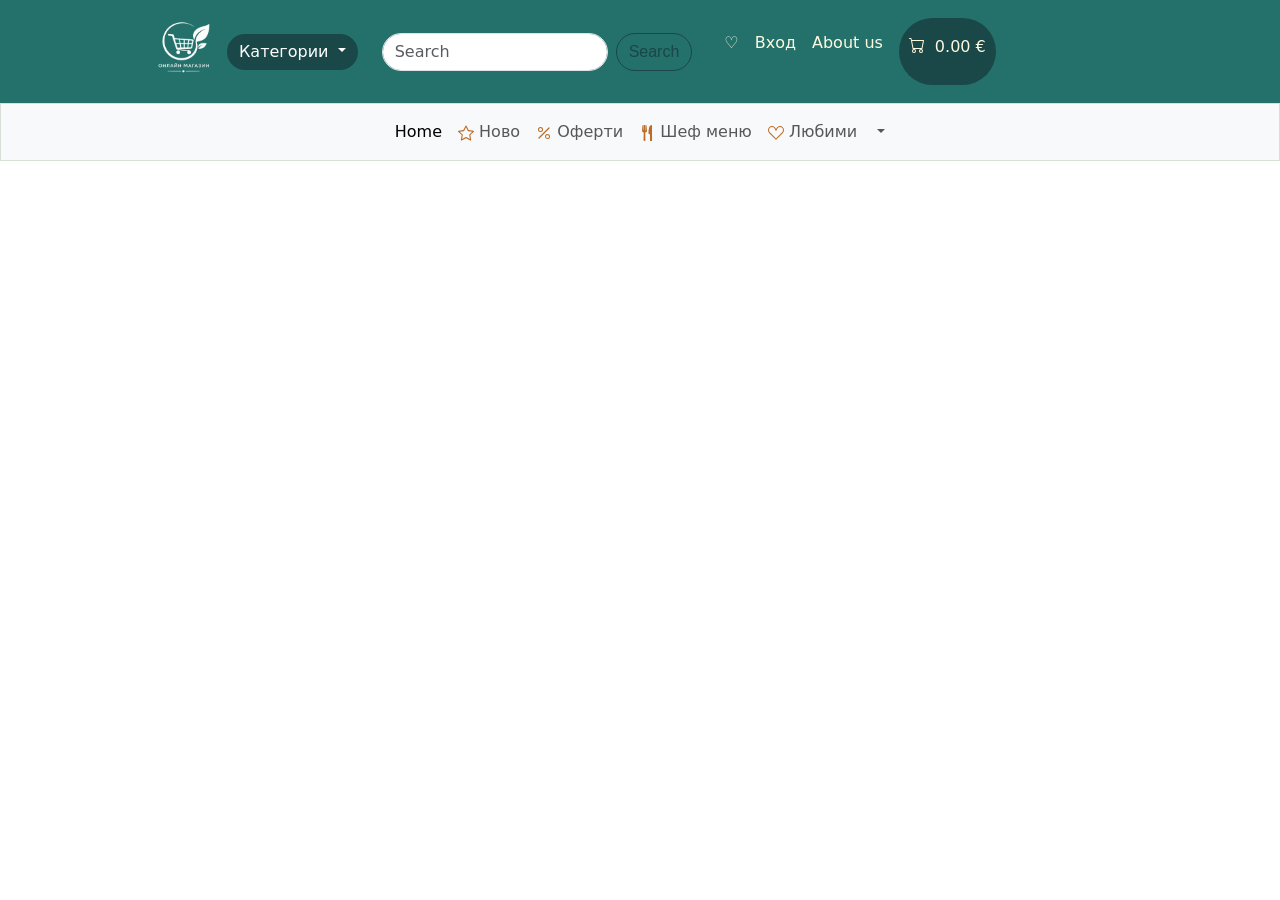
<file: frontend/frontend/pages/orders.html>
<!DOCTYPE html>
<html lang="en">
<head>
    <meta charset="UTF-8">
    <title>Orders</title>
    <link href="https://cdn.jsdelivr.net/npm/bootstrap@5.3.8/dist/css/bootstrap.min.css" rel="stylesheet" integrity="sha384-sRIl4kxILFvY47J16cr9ZwB07vP4J8+LH7qKQnuqkuIAvNWLzeN8tE5YBujZqJLB" crossorigin="anonymous">
    <link rel="stylesheet" href="../styles.css">
    <link rel="stylesheet" href="../pages-css/orders-view.css">
</head>
<body>


<div class="main-container">
    <nav class="navbar navbar-expand-lg">
        <div class="container-fluid">
            <header>
                <a href="../index.html">
                    <img src="../images/logo.png" alt="logo" id="logo">
                </a>

                <div class="d-none d-lg-block">
                    <button id="categories-button" class="btn btn-primary dropdown-toggle" data-bs-toggle="modal" data-bs-target="#categories-modal">
                        Категории
                    </button>
                </div>
                <form class="d-flex flex-grow-1 mx-4" role="search">
                    <input class="form-control me-2" type="search" placeholder="Search" aria-label="Search"/>
                    <button id="search-btn" class="btn btn-outline-success" type="submit">Search</button>
                </form>
                <button class="navbar-toggler" type="button" data-bs-toggle="collapse" data-bs-target="#navbarScroll" aria-controls="navbarScroll" aria-expanded="false" aria-label="Toggle navigation">
                    <span class="navbar-toggler-icon"></span>
                </button>
                <div class="collapse navbar-collapse" id="navbarScroll">
                    <ul id="nav-btns" class="navbar-nav ms-auto my-1 my-lg-0 navbar-nav-scroll" style="--bs-scroll-height: 200px;">
                        <li class="nav-item d-lg-none" id="categoriesMobile">
                            <button class="nav-link dropdown-toggle" data-bs-toggle="modal" role="button" data-bs-target="#categories-modal">
                                Categories
                            </button>
                        </li>
                        <li class="nav-item">
                            <a id="nav-fav" class="colour-text nav-link active " aria-current="page" href="#">♡</a>
                        </li>
                        <li>
                            <button id="loginBtn" class="nav-link colour-text" data-bs-toggle="modal" role="button" data-bs-target="#log-in-modal">Вход</button>
                            <button id="profileBtn" class="colour-text" style="display:none;" onclick="window.location.href = 'profile.html'">Профил</button>
                        </li>
                        <li class="nav-item">
                            <a id="about-us" class="nav-link disabled colour-text" aria-disabled="true">About us</a>
                        </li>
                        <li class="nav-item">
                            <a id="cart-link" class="colour-text nav-link" href="cart-view.html"><div id="cart-link-things"><svg xmlns="http://www.w3.org/2000/svg" width="16" height="16" fill="currentColor" class="bi bi-cart" viewBox="0 0 16 16">
                                <path d="M0 1.5A.5.5 0 0 1 .5 1H2a.5.5 0 0 1 .485.379L2.89 3H14.5a.5.5 0 0 1 .491.592l-1.5 8A.5.5 0 0 1 13 12H4a.5.5 0 0 1-.491-.408L2.01 3.607 1.61 2H.5a.5.5 0 0 1-.5-.5M3.102 4l1.313 7h8.17l1.313-7zM5 12a2 2 0 1 0 0 4 2 2 0 0 0 0-4m7 0a2 2 0 1 0 0 4 2 2 0 0 0 0-4m-7 1a1 1 0 1 1 0 2 1 1 0 0 1 0-2m7 0a1 1 0 1 1 0 2 1 1 0 0 1 0-2"/>
                            </svg><p id="cart-total-euro">0.00&nbsp;€</p></div></a>
                        </li>
                    </ul>
                </div>
            </header>
        </div>
    </nav>
    <div class="second-container-fluid">

        <!--    da dobavq maluk ekran opciq-->
        <nav class="navbar navbar-expand-lg bg-body-tertiary">
            <div class="collapse navbar-collapse" id="navbarNavDropdown">
                <ul class="navbar-nav">
                    <li class="nav-item">
                        <a class="nav-link active" aria-current="page" href="../index.html">Home</a>
                    </li>
                    <li class="nav-item">
                        <a class="nav-link" href="#"><svg xmlns="http://www.w3.org/2000/svg" class="icons-nav bi bi-star" viewBox="0 0 16 16">
                            <path d="M2.866 14.85c-.078.444.36.791.746.593l4.39-2.256 4.389 2.256c.386.198.824-.149.746-.592l-.83-4.73 3.522-3.356c.33-.314.16-.888-.282-.95l-4.898-.696L8.465.792a.513.513 0 0 0-.927 0L5.354 5.12l-4.898.696c-.441.062-.612.636-.283.95l3.523 3.356-.83 4.73zm4.905-2.767-3.686 1.894.694-3.957a.56.56 0 0 0-.163-.505L1.71 6.745l4.052-.576a.53.53 0 0 0 .393-.288L8 2.223l1.847 3.658a.53.53 0 0 0 .393.288l4.052.575-2.906 2.77a.56.56 0 0 0-.163.506l.694 3.957-3.686-1.894a.5.5 0 0 0-.461 0z"/>
                        </svg> Ново</a>
                    </li>
                    <li class="nav-item">
                        <a class="nav-link" href="#"><svg xmlns="http://www.w3.org/2000/svg" class="icons-nav bi bi-percent" viewBox="0 0 16 16">
                            <path d="M13.442 2.558a.625.625 0 0 1 0 .884l-10 10a.625.625 0 1 1-.884-.884l10-10a.625.625 0 0 1 .884 0M4.5 6a1.5 1.5 0 1 1 0-3 1.5 1.5 0 0 1 0 3m0 1a2.5 2.5 0 1 0 0-5 2.5 2.5 0 0 0 0 5m7 6a1.5 1.5 0 1 1 0-3 1.5 1.5 0 0 1 0 3m0 1a2.5 2.5 0 1 0 0-5 2.5 2.5 0 0 0 0 5"/>
                        </svg> Оферти</a>
                    </li>
                    <li class="nav-item">
                        <a class="nav-link" href="chef-menu.html"><svg xmlns="http://www.w3.org/2000/svg" class="icons-nav bi bi-fork-knife" viewBox="0 0 16 16">
                            <path d="M13 .5c0-.276-.226-.506-.498-.465-1.703.257-2.94 2.012-3 8.462a.5.5 0 0 0 .498.5c.56.01 1 .13 1 1.003v5.5a.5.5 0 0 0 .5.5h1a.5.5 0 0 0 .5-.5zM4.25 0a.25.25 0 0 1 .25.25v5.122a.128.128 0 0 0 .256.006l.233-5.14A.25.25 0 0 1 5.24 0h.522a.25.25 0 0 1 .25.238l.233 5.14a.128.128 0 0 0 .256-.006V.25A.25.25 0 0 1 6.75 0h.29a.5.5 0 0 1 .498.458l.423 5.07a1.69 1.69 0 0 1-1.059 1.711l-.053.022a.92.92 0 0 0-.58.884L6.47 15a.971.971 0 1 1-1.942 0l.202-6.855a.92.92 0 0 0-.58-.884l-.053-.022a1.69 1.69 0 0 1-1.059-1.712L3.462.458A.5.5 0 0 1 3.96 0z"/>
                        </svg> Шеф меню</a>
                    </li>
                    <li class="nav-item">
                        <a class="nav-link" href="#"><svg xmlns="http://www.w3.org/2000/svg" class="icons-nav bi bi-suit-heart" viewBox="0 0 16 16">
                            <path d="m8 6.236-.894-1.789c-.222-.443-.607-1.08-1.152-1.595C5.418 2.345 4.776 2 4 2 2.324 2 1 3.326 1 4.92c0 1.211.554 2.066 1.868 3.37.337.334.721.695 1.146 1.093C5.122 10.423 6.5 11.717 8 13.447c1.5-1.73 2.878-3.024 3.986-4.064.425-.398.81-.76 1.146-1.093C14.446 6.986 15 6.131 15 4.92 15 3.326 13.676 2 12 2c-.777 0-1.418.345-1.954.852-.545.515-.93 1.152-1.152 1.595zm.392 8.292a.513.513 0 0 1-.784 0c-1.601-1.902-3.05-3.262-4.243-4.381C1.3 8.208 0 6.989 0 4.92 0 2.755 1.79 1 4 1c1.6 0 2.719 1.05 3.404 2.008.26.365.458.716.596.992a7.6 7.6 0 0 1 .596-.992C9.281 2.049 10.4 1 12 1c2.21 0 4 1.755 4 3.92 0 2.069-1.3 3.288-3.365 5.227-1.193 1.12-2.642 2.48-4.243 4.38z"/>
                        </svg> Любими</a>
                    </li>
                    <li class="nav-item dropdown">
                        <a class="nav-link dropdown-toggle" href="#" role="button" data-bs-toggle="dropdown" aria-expanded="false"> </a>
                        <ul class="dropdown-menu">
                            <li><a class="dropdown-item" href="#">Action</a></li>
                        </ul>
                    </li>
                </ul>
            </div>
        </nav>
    </div>

    <div class="m-4" id="orders-list">

    </div>

    <!--modals-->
    <div class="modal fade" id="categories-modal" tabindex="-1" aria-labelledby="exampleModalLabel" aria-hidden="true">
        <div class="modal-dialog">
            <div class="modal-content">
                <div class="modal-header" style="background-color: rgb(223 223 223 / 0.55)">
                    <h1 class="modal-title fs-5" id="exampleModalLabel" style="font: bold 22px Arial; ">Категории</h1>
                    <button type="button" class="btn-close" data-bs-dismiss="modal" aria-label="Close"></button>
                </div>
                <div id="menu" class="modal-body">
                    <a href="categrgory.html">
                        <img src="../images/categories/vegetables-fruits.png" alt="vegetables and fruits">
                        Плодове и зеленчуци
                    </a>
                    <a href="categrgory.html">
                        <img src="../images/categories/meat.png" alt="meat and fish">
                        Месо и риба
                    </a>
                    <a href="categrgory.html">
                        <img src="../images/categories/eggs.png" alt="dairy and eggs">
                        Млечни и яйца
                    </a>
                    <a href="categrgory.html">
                        <img src="../images/categories/delicates.png" alt="delicacies">
                        Колбаси и деликатеси
                    </a>
                </div>
            </div>
        </div>
    </div>

    <div class="modal fade" id="log-in-modal" tabindex="-1" aria-labelledby="exampleModalLabel">
        <div class="modal-dialog">
            <div class="modal-content">
                <form class="px-4 py-3" id="log-in-form">
                    <div class="mb-3">
                        <label for="email-input-log-in" class="form-label">Имейл адрес</label>
                        <input id="email-input-log-in" type="email" class="form-control" placeholder="email@example.com">
                    </div>
                    <div class="mb-3">
                        <label for="password-input-log-in" class="form-label">Парола</label>
                        <input type="password" class="form-control" id="password-input-log-in" placeholder="Парола">
                    </div>
                    <div class="mb-3">
                        <div class="form-check">
                            <input type="checkbox" class="form-check-input" id="dropdownCheck">
                            <label class="form-check-label" for="dropdownCheck">
                                Запомни ме
                            </label>
                        </div>
                    </div>
                    <button type="button" class="btn btn-style" onclick="login()">Вход</button>
                </form>
                <div class="dropdown-divider"></div>
                <a data-bs-toggle="modal" data-bs-target="#register-modal" data-bs-dismiss="modal" style="cursor: pointer; margin-left: 30px">
                    Нямаш профил? Регистрирай се
                </a>
                <a class="dropdown-item" href="#" style="margin-left: 30px; margin-bottom: 20px">Забравена парола?</a>
            </div>
        </div>
    </div>
    <div class="modal fade" id="register-modal" tabindex="-1" aria-labelledby="exampleModalLabel">
        <div class="modal-dialog">
            <div class="modal-content">
                <form class="px-4 py-3" id="register-form">
                    <div class="mb-3">
                        <label for="email-input-register" class="form-label">Имейл адрес</label>
                        <input type="email" class="form-control" id="email-input-register" placeholder="email@example.com">
                        <p id="email-register-error" style="color:red;"></p>
                    </div>
                    <div class="mb-3">
                        <label for="password-input-register" class="form-label">Парола</label>
                        <input type="password" class="form-control" id="password-input-register" placeholder="Парола">
                    </div>
                    <div class="mb-3">
                        <input type="password" class="form-control" id="password-repeat-input-register" placeholder="Повтори паролата">
                        <p id="password-repeat-error" style="color:red;"></p>
                    </div>
                    <div class="mb-3">
                        <label for="first-name-register" class="form-label">Име и фамилия</label>
                        <input type="text" class="form-control" id="first-name-register" placeholder="Име">
                    </div>
                    <div class="mb-3">
                        <input type="text" class="form-control" id="last-name-register" placeholder="Фамилия">
                    </div>
                    <div class="mb-3">
                        <label for="phone-number-register" class="form-label">Телефонен номер</label>
                        <input type="text" class="form-control" id="phone-number-register">
                        <p id="phone-register-error" style="color:red;"></p>
                    </div>
                    <div class="mb-3">
                        <div class="form-check">
                            <input type="checkbox" class="form-check-input" id="dropdownCheck second">
                            <label class="form-check-label" for="dropdownCheck">
                                Запомни ме
                            </label>
                        </div>
                    </div>
                    <button id="register-btn-modal" type="button" class="btn btn-style" onclick="createAccount()">Регистрация</button>
                </form>
                <div class="dropdown-divider"></div>
                <a data-bs-toggle="modal" data-bs-target="#log-in-modal" data-bs-dismiss="modal" style="cursor: pointer; margin-left: 30px; margin-bottom: 20px">
                    Вече имаш профил? Вход
                </a>
            </div>
        </div>
    </div>

</div>



    <script type="module" src="../pages-js/OrdersView.js"></script>
    <script src="https://cdn.jsdelivr.net/npm/bootstrap@5.3.8/dist/js/bootstrap.bundle.min.js"></script>
    <script src="../pages-js/auth.js"></script>
    <script type="module" src="../pages-js/common.js"></script>
</body>
</html>
</file>
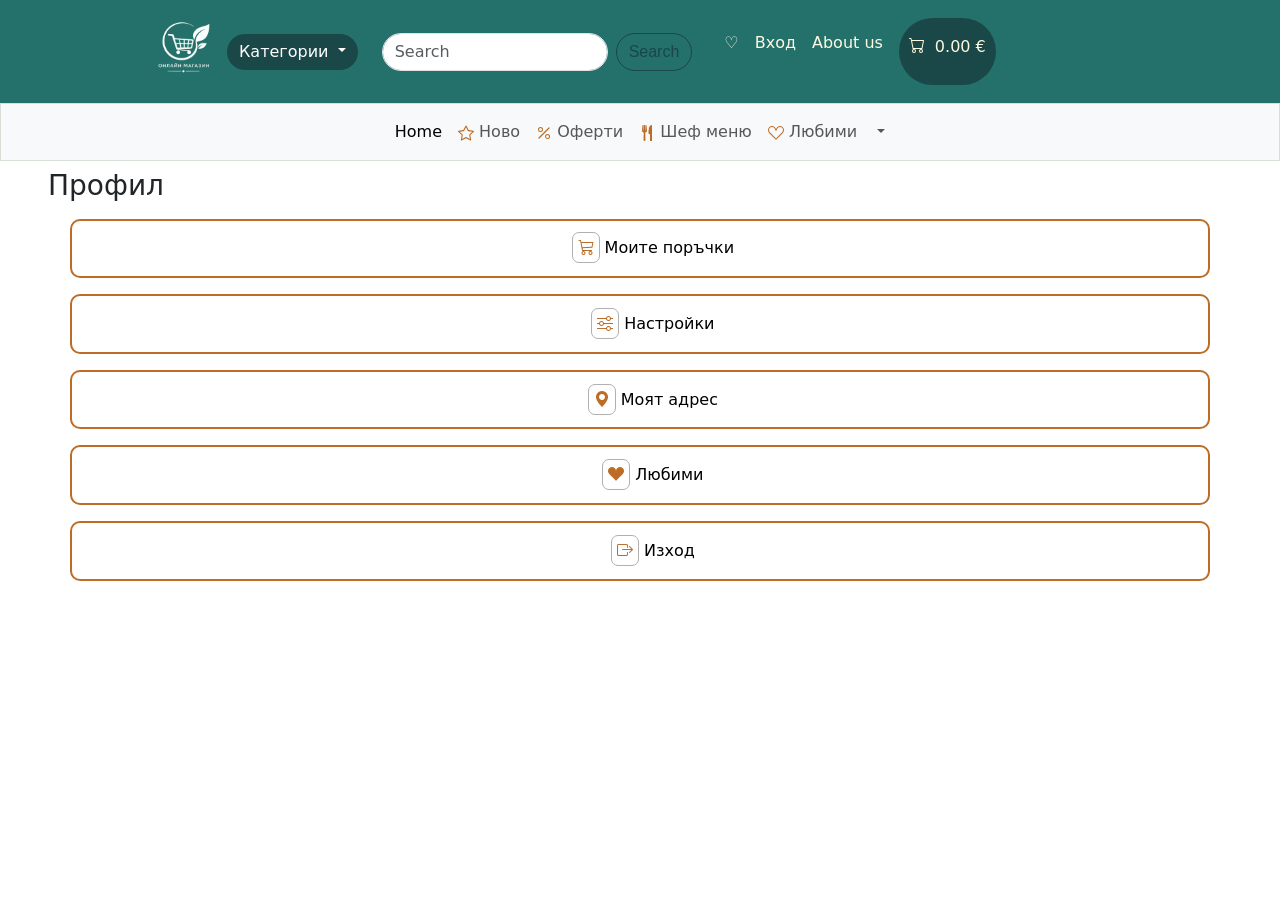
<file: frontend/frontend/pages/profile.html>
<!DOCTYPE html>
<html lang="en">
<head>
    <meta charset="UTF-8">
    <title>Profile</title>
    <link rel="stylesheet" href="../pages-css/profile_style.css">
    <link href="https://cdn.jsdelivr.net/npm/bootstrap@5.3.8/dist/css/bootstrap.min.css" rel="stylesheet" integrity="sha384-sRIl4kxILFvY47J16cr9ZwB07vP4J8+LH7qKQnuqkuIAvNWLzeN8tE5YBujZqJLB" crossorigin="anonymous">
    <link rel="stylesheet" href="../styles.css">
    <link rel="stylesheet" href="https://cdn.jsdelivr.net/npm/bootstrap-icons@1.13.1/font/bootstrap-icons.min.css">
</head>
<body>

<div class="main-container">
    <nav class="navbar navbar-expand-lg">
        <div class="container-fluid">
            <header>
                <a href="../index.html">
                    <img src="../images/logo.png" alt="logo" id="logo">
                </a>

                <div class="d-none d-lg-block">
                    <button id="categories-button" class="btn btn-primary dropdown-toggle" data-bs-toggle="modal" data-bs-target="#categories-modal">
                        Категории
                    </button>
                </div>
                <form class="d-flex flex-grow-1 mx-4" role="search">
                    <input class="form-control me-2" type="search" placeholder="Search" aria-label="Search"/>
                    <button id="search-btn" class="btn btn-outline-success" type="submit">Search</button>
                </form>
                <button class="navbar-toggler" type="button" data-bs-toggle="collapse" data-bs-target="#navbarScroll" aria-controls="navbarScroll" aria-expanded="false" aria-label="Toggle navigation">
                    <span class="navbar-toggler-icon"></span>
                </button>
                <div class="collapse navbar-collapse" id="navbarScroll">
                    <ul id="nav-btns" class="navbar-nav ms-auto my-1 my-lg-0 navbar-nav-scroll" style="--bs-scroll-height: 200px;">
                        <li class="nav-item d-lg-none" id="categoriesMobile">
                            <button class="nav-link dropdown-toggle" data-bs-toggle="modal" role="button" data-bs-target="#categories-modal">
                                Categories
                            </button>
                        </li>
                        <li class="nav-item">
                            <a id="nav-fav" class="colour-text nav-link active " aria-current="page" href="#">♡</a>
                        </li>
                        <li>
                            <button id="loginBtn" class="nav-link colour-text" data-bs-toggle="modal" role="button" data-bs-target="#log-in-modal">Вход</button>
                            <button id="profileBtn" class="colour-text" style="display:none;" onclick="window.location.href = 'profile.html'">Профил</button>
                        </li>
                        <li class="nav-item">
                            <a id="about-us" class="nav-link disabled colour-text" aria-disabled="true">About us</a>
                        </li>
                        <li class="nav-item">
                            <a id="cart-link" class="colour-text nav-link" href="cart-view.html"><div id="cart-link-things"><svg xmlns="http://www.w3.org/2000/svg" width="16" height="16" fill="currentColor" class="bi bi-cart" viewBox="0 0 16 16">
                                <path d="M0 1.5A.5.5 0 0 1 .5 1H2a.5.5 0 0 1 .485.379L2.89 3H14.5a.5.5 0 0 1 .491.592l-1.5 8A.5.5 0 0 1 13 12H4a.5.5 0 0 1-.491-.408L2.01 3.607 1.61 2H.5a.5.5 0 0 1-.5-.5M3.102 4l1.313 7h8.17l1.313-7zM5 12a2 2 0 1 0 0 4 2 2 0 0 0 0-4m7 0a2 2 0 1 0 0 4 2 2 0 0 0 0-4m-7 1a1 1 0 1 1 0 2 1 1 0 0 1 0-2m7 0a1 1 0 1 1 0 2 1 1 0 0 1 0-2"/>
                            </svg><p id="cart-total-euro">0.00&nbsp;€</p></div></a>
                        </li>
                    </ul>
                </div>
            </header>
        </div>
    </nav>
    <div class="second-container-fluid">

        <!--    da dobavq maluk ekran opciq-->
        <nav class="navbar navbar-expand-lg bg-body-tertiary">
            <div class="collapse navbar-collapse" id="navbarNavDropdown">
                <ul class="navbar-nav">
                    <li class="nav-item">
                        <a class="nav-link active" aria-current="page" href="../index.html">Home</a>
                    </li>
                    <li class="nav-item">
                        <a class="nav-link" href="#"><svg xmlns="http://www.w3.org/2000/svg" class="icons-nav bi bi-star" viewBox="0 0 16 16">
                            <path d="M2.866 14.85c-.078.444.36.791.746.593l4.39-2.256 4.389 2.256c.386.198.824-.149.746-.592l-.83-4.73 3.522-3.356c.33-.314.16-.888-.282-.95l-4.898-.696L8.465.792a.513.513 0 0 0-.927 0L5.354 5.12l-4.898.696c-.441.062-.612.636-.283.95l3.523 3.356-.83 4.73zm4.905-2.767-3.686 1.894.694-3.957a.56.56 0 0 0-.163-.505L1.71 6.745l4.052-.576a.53.53 0 0 0 .393-.288L8 2.223l1.847 3.658a.53.53 0 0 0 .393.288l4.052.575-2.906 2.77a.56.56 0 0 0-.163.506l.694 3.957-3.686-1.894a.5.5 0 0 0-.461 0z"/>
                        </svg> Ново</a>
                    </li>
                    <li class="nav-item">
                        <a class="nav-link" href="#"><svg xmlns="http://www.w3.org/2000/svg" class="icons-nav bi bi-percent" viewBox="0 0 16 16">
                            <path d="M13.442 2.558a.625.625 0 0 1 0 .884l-10 10a.625.625 0 1 1-.884-.884l10-10a.625.625 0 0 1 .884 0M4.5 6a1.5 1.5 0 1 1 0-3 1.5 1.5 0 0 1 0 3m0 1a2.5 2.5 0 1 0 0-5 2.5 2.5 0 0 0 0 5m7 6a1.5 1.5 0 1 1 0-3 1.5 1.5 0 0 1 0 3m0 1a2.5 2.5 0 1 0 0-5 2.5 2.5 0 0 0 0 5"/>
                        </svg> Оферти</a>
                    </li>
                    <li class="nav-item">
                        <a class="nav-link" href="chef-menu.html"><svg xmlns="http://www.w3.org/2000/svg" class="icons-nav bi bi-fork-knife" viewBox="0 0 16 16">
                            <path d="M13 .5c0-.276-.226-.506-.498-.465-1.703.257-2.94 2.012-3 8.462a.5.5 0 0 0 .498.5c.56.01 1 .13 1 1.003v5.5a.5.5 0 0 0 .5.5h1a.5.5 0 0 0 .5-.5zM4.25 0a.25.25 0 0 1 .25.25v5.122a.128.128 0 0 0 .256.006l.233-5.14A.25.25 0 0 1 5.24 0h.522a.25.25 0 0 1 .25.238l.233 5.14a.128.128 0 0 0 .256-.006V.25A.25.25 0 0 1 6.75 0h.29a.5.5 0 0 1 .498.458l.423 5.07a1.69 1.69 0 0 1-1.059 1.711l-.053.022a.92.92 0 0 0-.58.884L6.47 15a.971.971 0 1 1-1.942 0l.202-6.855a.92.92 0 0 0-.58-.884l-.053-.022a1.69 1.69 0 0 1-1.059-1.712L3.462.458A.5.5 0 0 1 3.96 0z"/>
                        </svg> Шеф меню</a>
                    </li>
                    <li class="nav-item">
                        <a class="nav-link" href="#"><svg xmlns="http://www.w3.org/2000/svg" class="icons-nav bi bi-suit-heart" viewBox="0 0 16 16">
                            <path d="m8 6.236-.894-1.789c-.222-.443-.607-1.08-1.152-1.595C5.418 2.345 4.776 2 4 2 2.324 2 1 3.326 1 4.92c0 1.211.554 2.066 1.868 3.37.337.334.721.695 1.146 1.093C5.122 10.423 6.5 11.717 8 13.447c1.5-1.73 2.878-3.024 3.986-4.064.425-.398.81-.76 1.146-1.093C14.446 6.986 15 6.131 15 4.92 15 3.326 13.676 2 12 2c-.777 0-1.418.345-1.954.852-.545.515-.93 1.152-1.152 1.595zm.392 8.292a.513.513 0 0 1-.784 0c-1.601-1.902-3.05-3.262-4.243-4.381C1.3 8.208 0 6.989 0 4.92 0 2.755 1.79 1 4 1c1.6 0 2.719 1.05 3.404 2.008.26.365.458.716.596.992a7.6 7.6 0 0 1 .596-.992C9.281 2.049 10.4 1 12 1c2.21 0 4 1.755 4 3.92 0 2.069-1.3 3.288-3.365 5.227-1.193 1.12-2.642 2.48-4.243 4.38z"/>
                        </svg> Любими</a>
                    </li>
                    <li class="nav-item dropdown">
                        <a class="nav-link dropdown-toggle" href="#" role="button" data-bs-toggle="dropdown" aria-expanded="false"> </a>
                        <ul class="dropdown-menu">
                            <li><a class="dropdown-item" href="#">Action</a></li>
                        </ul>
                    </li>
                </ul>
            </div>
        </nav>
    </div>

    <div class="account-content">
        <h3 id="profile-name" class="ms-5 mt-2 mb-2">Профил</h3>
        <p id="name-email-profile"></p>

        <div id="account-sidebar">
            <div class="container text-center">
                <div class="row sidebar-grid">
                        <a href="orders.html" class="sidebar-item-div">
                            <button class="sidebar-item">
                                <i class="bi bi-cart3"></i>
                                <span>Моите поръчки</span>
                            </button>
                        </a>
                    <div class="sidebar-item-div">
                        <button class="sidebar-item">
                            <i class="bi bi-sliders"></i>
                            <span>Настройки</span>
                        </button>
                    </div>
                    <div class="sidebar-item-div">
                        <button class="sidebar-item">
                            <i class="bi bi-geo-alt-fill"></i>
                            <span>Моят адрес</span>
                        </button>
                    </div>
                    <div class="sidebar-item-div">
                        <a href="favourites.html">
                            <button class="sidebar-item">
                                <i class="bi bi-suit-heart-fill"></i>
                                <span>Любими</span>
                            </button>
                        </a>
                    </div>
                    <div class="sidebar-item-div">
                        <button id="logout-btn" class="sidebar-item">
                            <i class="bi bi-box-arrow-right"></i>
                            <span>Изход</span>
                        </button>
                    </div>
                </div>
            </div>
        </div>
    </div>





    <!--modals-->
    <div class="modal fade" id="categories-modal" tabindex="-1" aria-labelledby="exampleModalLabel" aria-hidden="true">
        <div class="modal-dialog">
            <div class="modal-content">
                <div class="modal-header" style="background-color: rgb(223 223 223 / 0.55)">
                    <h1 class="modal-title fs-5" id="exampleModalLabel" style="font: bold 22px Arial; ">Категории</h1>
                    <button type="button" class="btn-close" data-bs-dismiss="modal" aria-label="Close"></button>
                </div>
                <div id="menu" class="modal-body">
                    <a href="categrgory.html">
                        <img src="../images/categories/vegetables-fruits.png" alt="vegetables and fruits">
                        Плодове и зеленчуци
                    </a>
                    <a href="categrgory.html">
                        <img src="../images/categories/meat.png" alt="meat and fish">
                        Месо и риба
                    </a>
                    <a href="categrgory.html">
                        <img src="../images/categories/eggs.png" alt="dairy and eggs">
                        Млечни и яйца
                    </a>
                    <a href="categrgory.html">
                        <img src="../images/categories/delicates.png" alt="delicacies">
                        Колбаси и деликатеси
                    </a>
                </div>
            </div>
        </div>
    </div>

    <div class="modal fade" id="log-in-modal" tabindex="-1" aria-labelledby="exampleModalLabel">
        <div class="modal-dialog">
            <div class="modal-content">
                <form class="px-4 py-3" id="log-in-form">
                    <div class="mb-3">
                        <label for="email-input-log-in" class="form-label">Имейл адрес</label>
                        <input id="email-input-log-in" type="email" class="form-control" placeholder="email@example.com">
                    </div>
                    <div class="mb-3">
                        <label for="password-input-log-in" class="form-label">Парола</label>
                        <input type="password" class="form-control" id="password-input-log-in" placeholder="Парола">
                    </div>
                    <div class="mb-3">
                        <div class="form-check">
                            <input type="checkbox" class="form-check-input" id="dropdownCheck">
                            <label class="form-check-label" for="dropdownCheck">
                                Запомни ме
                            </label>
                        </div>
                    </div>
                    <button type="button" class="btn btn-style" onclick="login()">Вход</button>
                </form>
                <div class="dropdown-divider"></div>
                <a data-bs-toggle="modal" data-bs-target="#register-modal" data-bs-dismiss="modal" style="cursor: pointer; margin-left: 30px">
                    Нямаш профил? Регистрирай се
                </a>
                <a class="dropdown-item" href="#" style="margin-left: 30px; margin-bottom: 20px">Забравена парола?</a>
            </div>
        </div>
    </div>
    <div class="modal fade" id="register-modal" tabindex="-1" aria-labelledby="exampleModalLabel">
        <div class="modal-dialog">
            <div class="modal-content">
                <form class="px-4 py-3" id="register-form">
                    <div class="mb-3">
                        <label for="email-input-register" class="form-label">Имейл адрес</label>
                        <input type="email" class="form-control" id="email-input-register" placeholder="email@example.com">
                        <p id="email-register-error" style="color:red;"></p>
                    </div>
                    <div class="mb-3">
                        <label for="password-input-register" class="form-label">Парола</label>
                        <input type="password" class="form-control" id="password-input-register" placeholder="Парола">
                    </div>
                    <div class="mb-3">
                        <input type="password" class="form-control" id="password-repeat-input-register" placeholder="Повтори паролата">
                        <p id="password-repeat-error" style="color:red;"></p>
                    </div>
                    <div class="mb-3">
                        <label for="first-name-register" class="form-label">Име и фамилия</label>
                        <input type="text" class="form-control" id="first-name-register" placeholder="Име">
                    </div>
                    <div class="mb-3">
                        <input type="text" class="form-control" id="last-name-register" placeholder="Фамилия">
                    </div>
                    <div class="mb-3">
                        <label for="phone-number-register" class="form-label">Телефонен номер</label>
                        <input type="text" class="form-control" id="phone-number-register">
                        <p id="phone-register-error" style="color:red;"></p>
                    </div>
                    <div class="mb-3">
                        <div class="form-check">
                            <input type="checkbox" class="form-check-input" id="dropdownCheck second">
                            <label class="form-check-label" for="dropdownCheck">
                                Запомни ме
                            </label>
                        </div>
                    </div>
                    <button id="register-btn-modal" type="button" class="btn btn-style" onclick="createAccount()">Регистрация</button>
                </form>
                <div class="dropdown-divider"></div>
                <a data-bs-toggle="modal" data-bs-target="#log-in-modal" data-bs-dismiss="modal" style="cursor: pointer; margin-left: 30px; margin-bottom: 20px">
                    Вече имаш профил? Вход
                </a>
            </div>
        </div>
    </div>

</div>

<script type="module" src="../pages-js/profileView.js"></script>
<script type="module" src="../pages-js/common.js"></script>
<script src="../pages-js/auth.js"></script>
<script src="https://cdn.jsdelivr.net/npm/bootstrap@5.3.8/dist/js/bootstrap.bundle.min.js" integrity="sha384-FKyoEForCGlyvwx9Hj09JcYn3nv7wiPVlz7YYwJrWVcXK/BmnVDxM+D2scQbITxI" crossorigin="anonymous"></script>
</body>
</html>
</file>
<file: frontend/frontend/styles.css>
.colour-text{
    color: rgb(254, 250, 224) !important;
}
.navbar{
    background-color: rgb(36 112 107);
}
header{
    display: flex;
    align-items: center;
    justify-content: space-around;
    flex-direction: row;
}
.container-fluid {
    display: flex;
    align-items: center;
    justify-content: center;
    margin-left: 10vw;
    margin-right: 10vw;
}
#navbarNavDropdown{
    align-items: center;
    margin-right: 120px;
    margin-left: 120px;
    justify-content: space-evenly;
}
#search-btn{
    border-color: rgb(26 71 72);
    font: 16px/0.5 "Roboto", sans-serif;
    color: rgb(26 71 72);
}
#search-btn:hover{
    background-color: rgb(26 71 72);
    color: rgb(254, 250, 224) !important;
}
.second-container-fluid{
    border: rgba(188, 200, 186, 0.58) solid 1px;
}
#logo{
    width: 87px;
    border-radius: 210px;
}
#categories-button{
    color: white;
    background-color: rgb(26 71 72);
    border-radius: 30px;
    border: rgb(26 71 72);
}
#categories-modal{
    background-color: rgb(203 203 203 / 0.55);
}
#menu{
    display: flex;
    flex-direction: column;
    background-color: rgb(223 223 223 / 0.55);
}
#menu a{
    text-decoration: none;
    color: black;
    font: 20px/1.5 "Helvetica Neue",Helvetica,Arial,sans-serif;
}
#menu img{
    height: 40px;
    margin-right: 16px;
}
.btn-outline-success{
    border-radius: 100px;
}
.form-control{
    border-radius: 100px;
}
.icons-nav{
    color: rgb(188, 108, 37);
    width: 16px;
    height : 16px;
    fill : currentColor;
}

.cards-container{
    display: grid;
    grid-template-columns: repeat(16, minmax(0, 1fr));
    grid-template-rows: repeat(4, minmax(0, 1fr));
    gap: 10px;
    margin-top: 50px;
    margin-left: 120px;
    margin-right: 120px;
}
@media (min-width: 1200px) {
    .cards-container{
        gap: 16px;
        margin: 80px;
        margin-top: 30px;
    }
}
.cards-container div{
    overflow: hidden;
    border-radius: 20px;
}

.cards-container img {
    width: 100%;
    height: 100%;
    object-fit: cover;
    display: block;
}


/* Бира */
#categories-drinks-beer {
    grid-column: 1/5;
    grid-row: 1/3;
}

/* Супи */
#categories-meals-soups {
    grid-column: 5/9;
    grid-row: 1;
}

/* Сосове */
#categories-sauces {
    grid-column: 9/17;
    grid-row: 1;
}

/* BBQ */
#categories-bbq {
    grid-column: 5 / 13;
    grid-row: 2 / 4;
}

/* Аптека */
#categories-pharmacy {
    grid-column: 13 / 17;
    grid-row: 2;
}

/* Бебешки */
#categories-baby {
    grid-column: 1 / 5;
    grid-row: 3;
}

/* Разядки */
#categories-snacks {
    grid-column: 1 / 9;
    grid-row: 4;
}

/* Козметика */
#categories-cosmetics {
    grid-column: 9 / 13;
    grid-row: 4;
}

/* Перилни препарати */
#categories-detergent {
    grid-column: 13 / 17;
    grid-row: 3 / 5;
}
.products-container {
    margin: 30px;
}
@media (min-width: 1200px) {
    .products-container{
        gap: 16px;
        margin: 80px;
        margin-top: 30px;
    }
}
#product-cards{
    gap: 16px;
    display: flex;
    flex-direction: row;
    flex-wrap: wrap;
}

.card{
    position: relative;
    border-radius: 30px;
    border: none;
    padding: 10px;
}
.discount{
    position:absolute;
    top:15px;
    left:15px;
    background:#e53935;
    color:white;
    padding:6px 12px;
    border-radius:20px;
    font-weight:bold;
    font-size: x-small;
}
.favourite-btn{
    color: rgb(124 124 124 / 0.97);
    position:absolute;
    margin-top:15px;
    right:15px;
    border:none;
    background:none;
    font-size:28px;
    cursor:pointer;
    transform: scale(1);
    transition: transform .2s;

}

.favourite-btn:hover{
    transform: scale(1.10);
}

.favourite-btn:active {
    transform: scale(0.90);
}

.favourite-btn-active{
    color: red;
}

.weight{
    border-radius: 30px;
    border: 1px solid darkslategray;
    color: black;
    background-color: rgb(208 208 208 / 0.44);
}
/* Контейнер за подреждане (по избор) */
.price-container {
    font-family: Arial, sans-serif; /* Използвайте вашия шрифт */
    font-size: 24px;               /* Настройте размера според нуждите */
    font-weight: bold;
    margin-left: 12px;
}

/* Новата цена (червена) */
.new-price {
    color: #c62828;                /* Специфичното червено от снимката */
    margin-right: 12px;            /* Разстояние между двете цени */
}

/* Старата цена (сива и задраскана) */
.old-price {
    color: rgb(92 91 91 / 0.97); /* Тъмно сив/черен цвят за самия текст */
    text-decoration: line-through; /* Задраскваща линия */
    font-size: 18px;
}
.price-per-kilo {
    color: rgb(179 177 177 / 0.97);
    font-size: 15px;
    font-weight: normal;
}
.add_item{
    border-radius: 30px;
    font: bold 14px/1.5 "Helvetica Neue",Helvetica,Arial,sans-serif;
}
.special-offers-container{
    display: grid;
    grid-template-columns: repeat(16, minmax(0, 1fr));
    grid-template-rows: repeat(2, minmax(0, 1fr));
    gap: 10px;
    margin-top: 50px;
    margin-left: 120px;
    margin-right: 120px;
}
@media (min-width: 1200px) {
    .special-offers-container{
        gap: 16px;
        margin: 80px;
        margin-top: 30px;
    }
}
.special-offers-container div{
    overflow: hidden;
    border-radius: 20px;
}

.special-offers-container img {
    width: 100%;
    height: 100%;
    object-fit: cover;
    display: block;
}
#jam-strawberries{
    grid-column: 1/7;
    grid-row: 1/3;
}
#waffles{
    grid-column: 7/13;
    grid-row: 1/2;
}
#toilet-paper{
    grid-column: 13/17;
    grid-row: 1/3;
}
#cheese {
    grid-column: 7/10;
    grid-row: 2/3;
}
#beer2{
    grid-column: 10/13;
    grid-row: 2/3;
}
hr{
    margin-left: 80px;
    margin-right: 80px;
}

#contact-cards-container{
    display: grid;
    grid-template-columns: repeat(4, minmax(0, 1fr));
    gap: 10px;
    margin-top: 50px;
    margin-left: 80px;
    margin-right: 80px;
}
.contact-card{
    background:white;
    border-radius:20px;
    padding:24px;
    display:flex;
    align-items:center;
    gap:16px;
    min-height:130px;
    text-decoration: none;
    color: inherit;
    cursor:pointer;
}
.footer-card-text{
    display:flex;
    align-items: start;
    flex-direction: column;
    text-decoration: none;
}
#footer-btn-icon{
    display: flex;
    align-items: center;
    justify-content: center;
}
#footer-btn-icon img{
    width: 56px;
    height: 56px;
    background: rgba(211,180,118,0.58);
    border-radius: 50%;
}

.icon{
    width: 56px;
    height: 56px;
    border-radius: 50%;
    background: #0f8b8d;
    display: flex;
    justify-content: center;
    align-items: center;
    flex-shrink: 0;
}
.icon img{
    width: 24px;
    height: 24px;
}

#download-section-container{
    margin: 200px;
    margin-top: 80px;
    margin-bottom: 80px;
    display: flex;
    align-items: center;
    justify-content: space-between;
}
#download-section-container #phone-display{
    display: flex;
    justify-self: center;
}
#download-section-container p{
    font-size: xx-large;
    max-width: 600px;
    white-space: normal;
}
#download-phone-qrcode{
    position: relative;
    width: 181px;
    height: 156px;
    margin: 0 auto;
}
#phone-display{
    width: 100%;
    height: 100%;
    display: block;
}
#qr-code{
    position: absolute;
    width: 100px;
    height: 100px;
    left: 50%;
    transform: translateX(-50%);
    bottom: 10px;
}
.info-container{
    display: flex;
    justify-content: space-between;
    margin: 120px;
    margin-bottom: 80px;
}
.info-card ul{
    list-style: none;
    justify-content: start;
    flex-direction: column;
    font: bold 14px/1.5 "Helvetica Neue",Helvetica,Arial,sans-serif;
}
.info-card p{
    text-transform: uppercase;
    color: grey;
    font: bold 14px/1.5 "Helvetica Neue",Helvetica,Arial,sans-serif;
}

#follow-us{
    display: flex;
    flex-direction: row;
    gap: 20px;
}
#currency{
    display: flex;
    justify-content: center;
}
#politics{
    display: flex;
    justify-content: center;
    gap: 30px;
    margin-top: 20px;
    margin-left: 200px;
    margin-right: 200px;
}
#politics p{
    color: grey;
    font: bold 12px/1.5 "Helvetica Neue",Helvetica,Arial,sans-serif ;
}
#payment{
    display: flex;
    flex-wrap: wrap;
    justify-content: center;
    gap: 16px;
    margin: 40px;
}
#payment img{
    height: 25px;
}
#kunviniuns{
    display: flex;
    justify-content: center;
    color: slategrey;
    margin-bottom: 40px;
}
#home-category{
    display: flex;
    align-items: center;
}
#subcategories{
    margin: 80px;
    margin-top: 30px;
    display: flex;
    flex-wrap: wrap;
    gap: 10px;
}
#subcategories button{
    width: 330px;
    border: rgb(108 117 125 / 0.55) solid 2px;
}
#subcategories img{
    height: 70px;
}
.popular-card{
    position: relative;
    border-radius: 30px;
    border: none;
    padding: 10px;
    display: flex;
    flex-direction: row;
}
.weight2{
    border-radius: 30px;
    border: 1px solid darkslategray;
    color: black;
    background-color: rgb(208 208 208 / 0.44);
    position: absolute;
    top: 25px;
}
.category-favorite-btn{
    position:absolute;
    top:10px;
    left:190px;
    border:none;
    background:none;
    font-size:28px;
    cursor:pointer;
}
.modal-dialog{
    background-color: lightgray;
    border-radius: 15px;
}
#robot-icon{
    display: flex;
    justify-content: center;
    align-self: center;
}
#main-img {
    width: calc(100vw - 40px);
    margin-top: 20px;
    margin-bottom: 20px;
}
#main-img img {
    width: 100%;
    height: auto;
    display: block;
}
#main-img p{
    font: 19px/1.5 "Helvetica Neue",Helvetica,Arial,sans-serif;
    margin-top: 30px;
}
#container-main{
    margin-right: 20px;
    margin-left: 20px;
}
#container-main h3{
    font: bold 35px/1.5 "Helvetica Neue",Helvetica,Arial,sans-serif;
    display: flex;
    justify-content: center;
    margin-top: 50px;
}
#chefs #card{
    width: 500px;
}
#card-text{
    display: flex;
    flex-direction: column;
    justify-content: center;
}
#cart-link-things{
    display: flex;
    flex-direction: row;
    align-content: center;
    /*align-items: center;*/
    border-radius: 80px;
    background-color: rgb(26 71 72);
    padding: 10px;
    gap: 10px;
}
#cart-link-things svg{
    margin-top: 0.7vw;
}
#profileBtn{
    border-radius: 10px;
    background-color: transparent;
    border-color: transparent;
    margin-top: 1.3vw;
}
#profile-btn :hover{
    border-color: rgb(40 54 24 / 1);
}
#nav-fav{
    margin-top: 1vw;
}
#about-us{
    margin-top: 1vw;
}
#cart-total-euro{
    margin-top: 0.5vw;
}
#loginBtn{
    margin-top: 1vw;
}
.card-img-top{
    height: 13vw;
    width: 13vw;
    align-self: center;
}

#email-input-log-in:focus,
#password-input-log-in:focus{
    box-shadow: 0 0 8px rgb(188, 108, 37);
    border-color: rgb(188, 108, 37);
}
.btn-style{
    background-color: rgb(221, 161, 94);
    border: 2px solid rgb(188, 108, 37);
    border-radius: 15px;
    color: white;
}
.btn-style:hover{
    background-color: rgb(188, 108, 37);
    border-color: rgb(221, 161, 94);
    color: white;
}
#register-form input:focus{
    box-shadow: 0 0 8px rgb(188, 108, 37);
    border-color: rgb(188, 108, 37);
}


.yellow {
    background: rgb(253 199 0);
    color: rgb(255 255 255);
}
.green{
    background: rgb(0 176 89);
    color: rgb(248 244 232);
}
.light-blue{
    background: rgb(0 179 246);
    color: rgb(251 249 241);
}
.blue{
    background: rgb(118 63 253);
    color: rgb(253 243 243);
}
.red{
    background: rgb(228 40 68);
    color: rgb(248 241 219 / 1);
}
.purple{
    background: rgb(81 2 147);
    color: rgb(248 243 219 / 1);
}
.grey{
    background: rgb(224 227 229);
    color: rgb(0 0 0);
}
</file>
<file: frontend/frontend/pages-css/admin.css>
* {
    box-sizing: border-box;
    margin: 0;
    padding: 0;
}

.admin-title {
    display: flex;
    align-items: center;
    gap: 8px;
    margin-left: 10px;
}


body {
    font-family: Arial, sans-serif;
    background: #f5f6fa;
    color: #25283d;
}

/* Sidebar */

.sidebar {
    width: 220px;
    height: 100vh;
    position: fixed;
    padding: 25px 15px;
    background: #25283d;
}

.sidebar h2 {
    color: white;
    margin-bottom: 35px;
    font-size: 21px;
    font-weight: bold;
}

.sidebar a {
    display: block;
    padding: 13px;
    margin-bottom: 8px;
    border-radius: 6px;
    color: #c4c6d4 !important;
    text-decoration: none;
    font-size: 18px;
}

.sidebar a:hover,
.sidebar a.active {
    background: #6258e8;
    color: white;
    cursor: pointer;
}

/* Main content */

.main-content {
    margin-left: 220px;
    padding: 30px;
}

header {
    display: flex;
    justify-content: space-between;
    align-items: center;
    margin-bottom: 30px;
}

header h1 {
    margin-bottom: 8px;
    font-size: 28px;
}

header p {
    color: #85899b;
}

.admin-label {
    padding: 10px 14px;
    background: white;
    border-radius: 8px;
    font-size: 13px;
}

/* Statistics */

.stats {
    display: grid;
    grid-template-columns: repeat(4, 1fr);
    gap: 20px;
    margin-bottom: 30px;
}

.stat-card {
    padding: 22px;
    background: white;
    border-radius: 10px;
    box-shadow: 0 2px 8px #2020400a;
}

.stat-card p {
    color: #85899b;
    margin-bottom: 15px;
}

.stat-card h2 {
    font-size: 25px;
    color: #6258e8;
}

/* Orders table */

.orders {
    padding: 25px;
    background: white;
    border-radius: 10px;
    overflow-x: auto;
}

.orders h2 {
    margin-bottom: 20px;
    font-size: 20px;
}

table {
    width: 100%;
    border-collapse: collapse;
    text-align: left;
    white-space: nowrap;
}

th,
td {
    padding: 16px 12px;
    border-bottom: 1px solid #eeeef3;
}

th {
    color: #85899b;
    font-size: 13px;
}

td {
    font-size: 14px;
}

.status {
    display: inline-block;
    padding: 6px 10px;
    border-radius: 5px;
    font-size: 12px;
}

.delivered {
    background: #e1f7ed;
    color: #16875d;
}

.pending {
    background: #fff1d6;
    color: #b77914;
}

.processing {
    background: #eae8ff;
    color: #6258e8;
}

/* Responsive layout */

@media (max-width: 900px) {
    .stats {
        grid-template-columns: repeat(2, 1fr);
    }
}

@media (max-width: 600px) {
    .sidebar {
        width: 150px;
    }

    .main-content {
        margin-left: 150px;
        padding: 18px;
    }

    header {
        align-items: flex-start;
        flex-direction: column;
        gap: 15px;
    }

    .stats {
        grid-template-columns: 1fr;
        gap: 12px;
    }

    .orders {
        padding: 15px;
    }
}


.util-btn{
    background-color: transparent;
    border: none;
    margin-left: 5px;
    margin-right: 5px;
}

.trash-btn:hover{
    color: red;
}
.edit-btn:hover{
    color: rgb(255 193 7 / 0.92);
}



.table-colours {
    display: inline-block;
    padding: 4px 9px;
    border-radius: 999px;
    font: 600 12px/1.2 Arial, sans-serif;
    white-space: nowrap;
}

#admin-home-btn{
    border-color: #6258e8;
    background: #6258e8;
    color: white;
    border-radius: 15px;
    padding: 5px 10px;
}


#edit-product-form {
    display: grid;
    grid-template-columns: repeat(2, 1fr);
    gap: 20px;
    margin-top: 25px;
}

#edit-product-form .form-group {
    display: flex;
    flex-direction: column;
    gap: 7px;
}

#edit-product-form label {
    font-weight: 600;
    color: #333;
    font-size: 14px;
}

#edit-product-form input:not([type="checkbox"]) {
    width: 100%;
    padding: 11px 12px;
    border: 1px solid #d6d6d6;
    border-radius: 6px;
    font-size: 14px;
    outline: none;
    transition: border-color 0.2s, box-shadow 0.2s;
}

#edit-product-form input:focus {
    border-color: #6258e8;
    box-shadow: 0 0 0 3px rgba(57, 132, 214, 0.12);
}

/* Checkboxes */
#edit-product-form .checkbox-group {
    flex-direction: row;
    align-items: center;
    justify-content: space-between;
    padding: 10px 12px;
    border: 1px solid #d6d6d6;
    border-radius: 6px;
}

#edit-product-form .checkbox-group input {
    width: 18px;
    height: 18px;
    cursor: pointer;
    accent-color: #6258e8;
}

/* Buttons */
#edit-product-form .form-actions {
    grid-column: 1 / -1;
    display: flex;
    justify-content: flex-end;
    gap: 12px;
    margin-top: 10px;
}

#edit-product-form .save-btn,
#edit-product-form .cancel-btn {
    padding: 10px 20px;
    border-radius: 6px;
    font-size: 14px;
    font-weight: 600;
    text-decoration: none;
    cursor: pointer;
    transition: background-color 0.2s;
}

#edit-product-form .save-btn {
    background-color: #6258e8;
    color: white;
    border: none;
}

#edit-product-form .save-btn:hover {
    background-color: #6258e8;
}

#edit-product-form .cancel-btn {
    background-color: #e9ecef;
    color: #333;
    border: none;
}

#edit-product-form .cancel-btn:hover {
    background-color: #d6d9dc;
}

.product-quantity-at-stock{
    background-color: rgb(227 237 250);
    border-radius: 20px;
    height: 40px;
    display: flex;
    align-items: center;
    width: min-content;
    padding: 0 20px;
    color: #6258e8;
    font-weight: bold;
}

.table-columns th{
    font-size: 18px;
}

#link-dashboard{
    display: flex;
    gap: 8px;
}
#link-dashboard svg{
    margin-top: 4px;
}
#link-products{
    display: flex;
    gap: 8px;
}
#link-products svg{
    margin-top: 4px;
}
#link-orders{
    display: flex;
    gap: 8px;
}
#link-orders svg{
    margin-top: 4px;
}
#link-users{
    display: flex;
    gap: 8px;
}
#link-users svg{
    margin-top: 4px;
}
#link-settings{
    display: flex;
    gap: 8px;
}
#link-settings svg{
    margin-top: 4px;
}

.pink-user{
    background-color: #FF006E;
    border-radius: 20px;
    color: white;
    font-weight: bold;
    display: inline-block;
    padding: 6px 10px;
}
.blue-user{
    background-color: #3A86FF;
    border-radius: 20px;
    color: white;
    font-weight: bold;
    display: inline-block;
    padding: 6px 10px;
}
.yellow-user{
    background-color: #FFBE0B;
    border-radius: 20px;
    color: white;
    font-weight: bold;
    display: inline-block;
    padding: 6px 10px;
}
</file>
<file: frontend/frontend/pages-css/cart_styles.css>
#cart-items {
    display: flex;
    flex-direction: column;
    gap: clamp(10px, 2vw, 30px);
    padding: clamp(10px, 3vw, 40px);
}
.cart-product{
    display: flex;
    flex-direction: row;
    align-items: center;
    justify-content: space-between;
    width: 100%;
    border: 1px solid lightgrey;
    border-radius: 15px;
    padding: 10px;
}
.cart-product img{
    width: 10em;
    height: 10em;
    object-fit: fill;
    border-radius: 15px;
}

.product-quantity-input{
    width: 30% !important;
}

.product-quantity {
    display: flex;
    flex-direction: row;
    align-items: center;
    justify-content: center;
}
.cart-remove-item-btn{
    margin-left: 10vw;
}
#home-btn {
    color: rgb(40, 54, 24);
    border-radius: 20px;
    border-color: rgb(40, 54, 24);
    margin-left: 10vw;
}

#home-btn:hover {
    color: rgb(254, 250, 224);
    background-color: rgb(40, 54, 24);
}
</file>
<file: frontend/frontend/pages-css/make-order.css>
.cartItemsDiv div{
    display: flex;
    flex-direction: row;
    align-items: center;
    justify-content: space-between;
    margin: 10px;
}
.cartItemsDiv img{
    height: 10vw;
    width: 10vw;
    border: lightgray 1px solid;
    border-radius: 15px;
    padding: 5px;
}
input:focus{
    box-shadow: 0 0 8px rgb(188, 108, 37);
    border-color: rgb(188, 108, 37);
}
</file>
<file: frontend/frontend/pages-css/order.css>
.cartItemsDiv div{
    display: flex;
    flex-direction: row;
    align-items: center;
    justify-content: space-between;
    margin: 10px;
}
.cartItemsDiv img{
    height: 10vw;
    width: 10vw;
    border: lightgray 1px solid;
    border-radius: 15px;
    padding: 5px;
}
input:focus{
    box-shadow: 0 0 8px rgb(188, 108, 37);
    border-color: rgb(188, 108, 37);
}
</file>
<file: frontend/frontend/pages-css/orders-view.css>
.order-cart-svg{
    padding: 10px;
    background-color: rgb(236 244 244);
    color: rgb(15 136 122);
    height: 3vw;
    border-radius: 8px;
}
.order-status{
    display: flex;
    justify-content: center;
    padding-top: 3px;
    padding-bottom: 3px;
    border-radius: 20px;
    /*padding: 3px 8px 3px 8px;*/
}
.orders-view-order-price{
    background-color: rgb(236 244 244);
    border-radius: 20px;
    padding: 1.5vw 5vw 1.5vw 1.5vw;
    margin-right: 2vw;
}
.orders-view-order{
    display: grid;
    grid-template-columns:
        minmax(0, 1.5fr)
        minmax(0, 1.3fr)
        minmax(0, 0.9fr)
        minmax(0, 0.8fr)
        auto;
    gap: 1vw;
}
.order{
    box-shadow: 0 0 5px 5px #ecf6f6;
}
</file>
<file: frontend/frontend/pages-css/profile_style.css>
#account-sidebar{
    display: flex;
    flex-direction: column;
    align-items: center;
    justify-content: center;
}
.sidebar-item{
    margin: 1vw;
    background-color: transparent;
    border-color: transparent;
    border-radius: 30px;
    width: 100%;
}
.sidebar-item i{
    color: rgb(188, 108, 37);
    padding: 5px;
    border: 1px solid #b1afaf;
    border-radius: 7px;
    height: 10px;
    width: 10px;
}
.sidebar-item-div{
    border: 2px solid rgb(188, 108, 37);
    border-radius: 10px;
}
.sidebar-grid {
    display: grid;
    grid-template-columns: repeat(2, minmax(0, 1fr));
    gap: 16px;
}

/*.sidebar-item-div {*/
/*    min-width: 0;*/
/*}*/
/**/
.sidebar-item-div:last-child {
    grid-column: 1 / -1;
}
</file>
